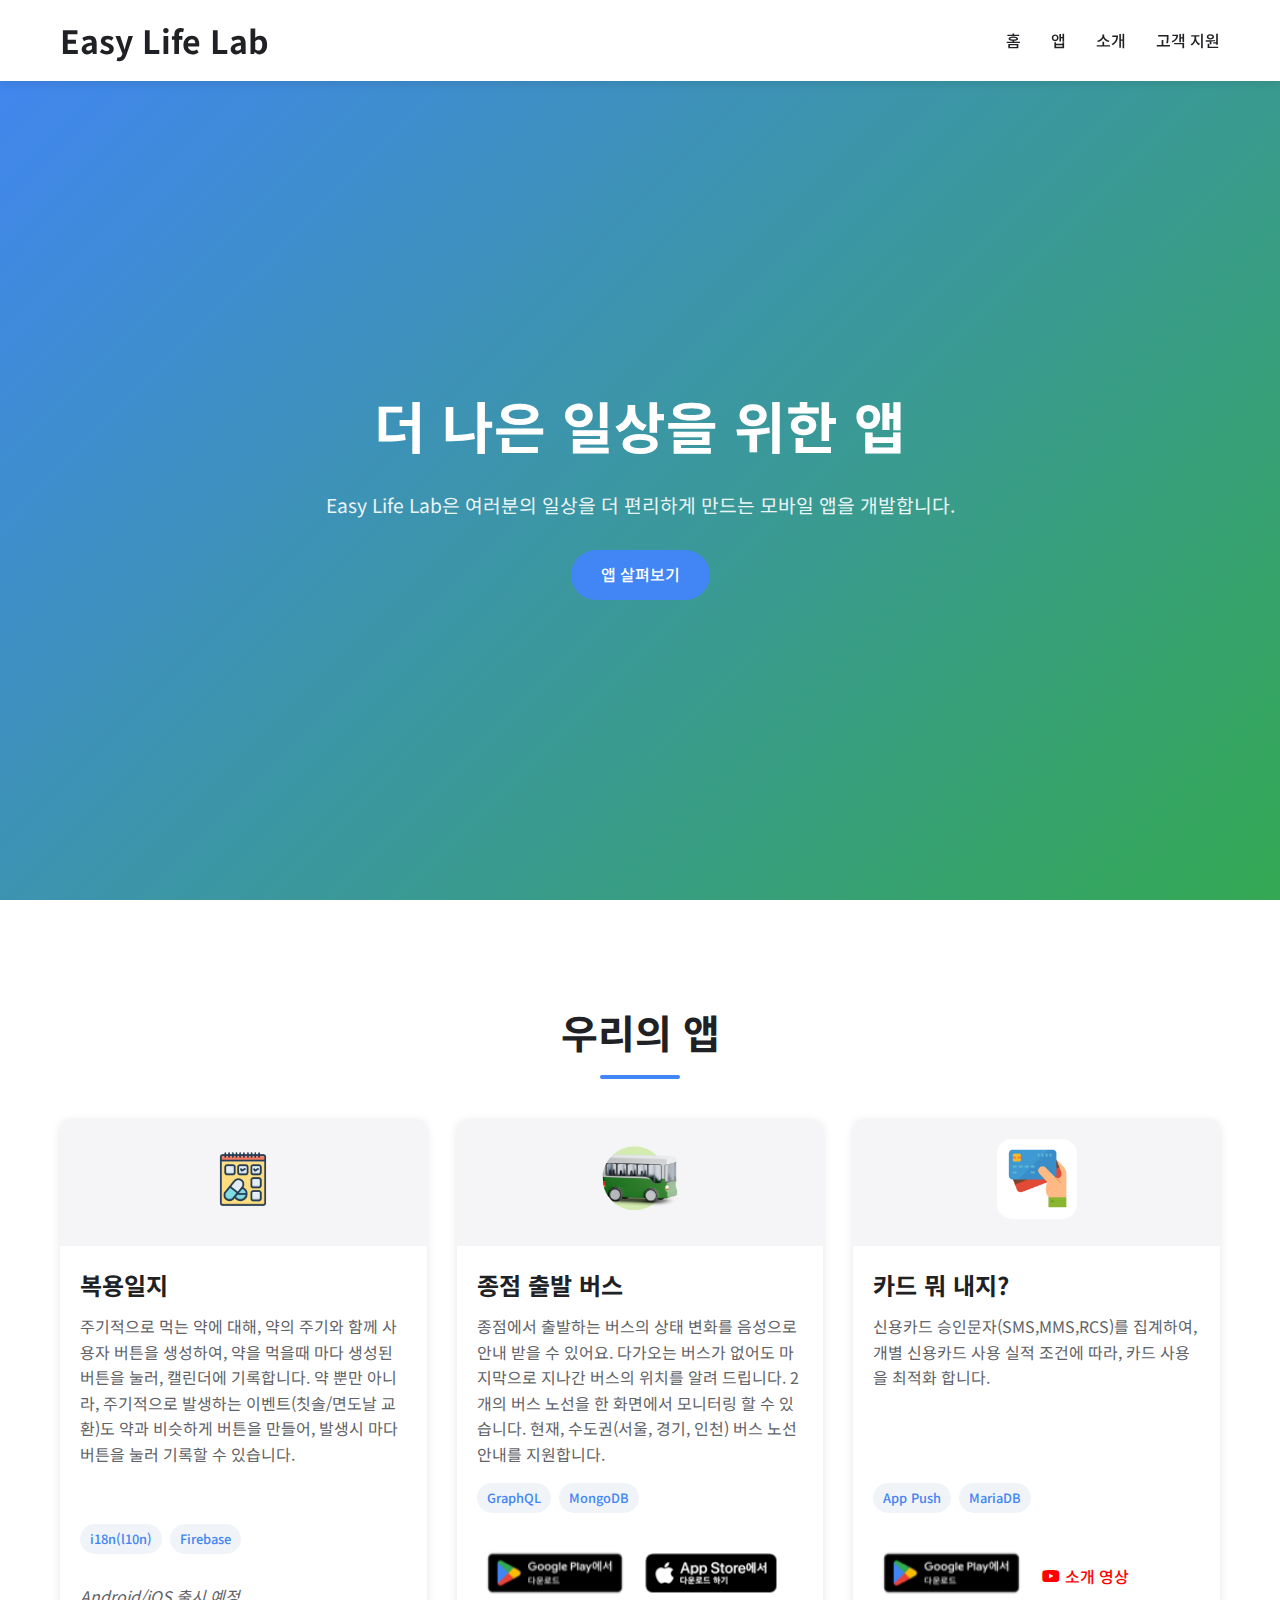
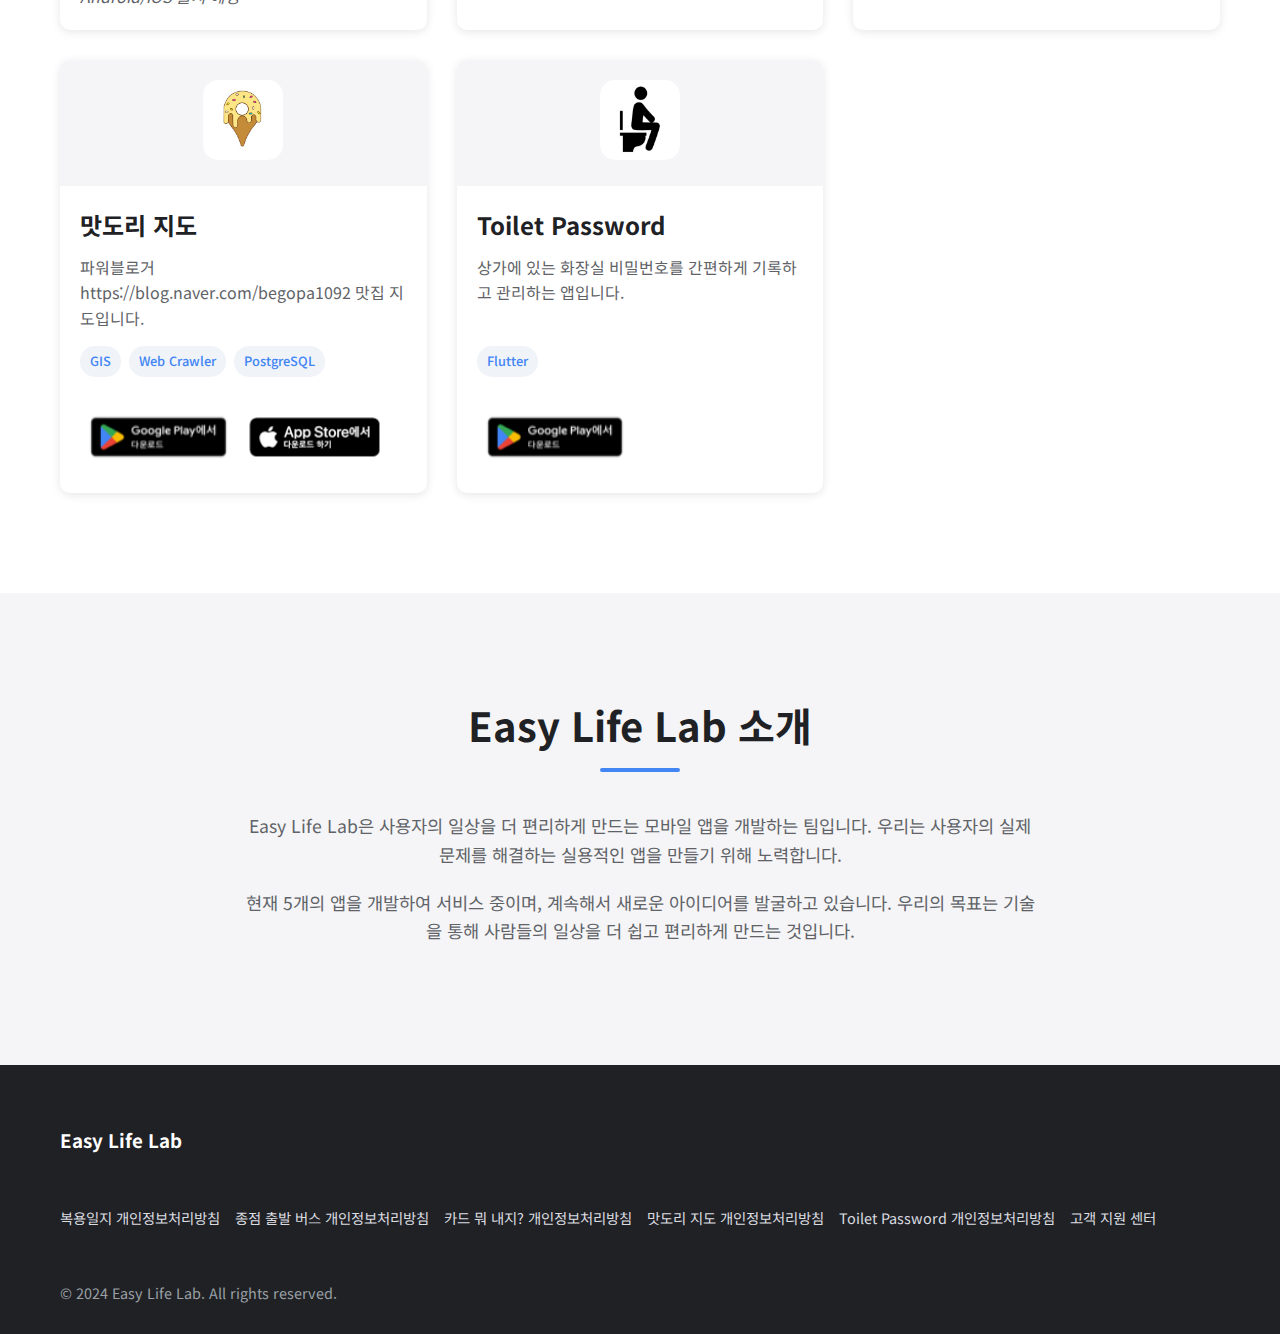
<file: index.html>
<!DOCTYPE html>
<html lang="ko">
<head>
    <meta charset="UTF-8">
    <meta name="viewport" content="width=device-width, initial-scale=1.0">
    <title>복용일지 - Easy Life Lab</title>
    <meta name="description" content="복용일지 앱으로 약 복용 기록을 간편하게 관리하세요. Easy Life Lab에서 제공합니다.">

    <!-- Canonical URL -->
    <link rel="canonical" href="https://easylifelab.site/">

    <!-- Favicon -->
    <link rel="icon" href="app_logo.png">
    <link rel="apple-touch-icon" href="app_logo.png">

    <!-- Google Analytics 추적 코드 -->
    <!-- Google tag (gtag.js) -->
    <!-- 아래 'G-XXXXXXXXXX'를 Google Analytics에서 발급받은 실제 측정 ID로 변경하세요 -->
    <script async src="https://www.googletagmanager.com/gtag/js?id=G-7N4QX98Z7M"></script>
    <script>
      window.dataLayer = window.dataLayer || [];
      function gtag(){dataLayer.push(arguments);}
      gtag('js', new Date());

      gtag('config', 'G-7N4QX98Z7M');
    </script>
    <!-- Open Graph / Facebook -->
    <meta property="og:type" content="website">
    <meta property="og:url" content="https://easylifelab.site/">
    <meta property="og:title" content="복용일지 - Easy Life Lab">
    <meta property="og:description" content="복용일지 앱으로 약 복용 기록을 간편하게 관리하세요. Easy Life Lab에서 제공합니다.">
    <meta property="og:image" content="https://easylifelab.site/app_logo.png">

    <!-- Twitter -->
    <meta property="twitter:card" content="summary_large_image">
    <meta property="twitter:url" content="https://easylifelab.site/">
    <meta property="twitter:title" content="복용일지 - Easy Life Lab">
    <meta property="twitter:description" content="복용일지 앱으로 약 복용 기록을 간편하게 관리하세요. Easy Life Lab에서 제공합니다.">
    <meta property="twitter:image" content="https://easylifelab.site/app_logo.png">

    <link rel="stylesheet" href="css/style.css">
    <link rel="stylesheet" href="https://cdnjs.cloudflare.com/ajax/libs/font-awesome/6.4.0/css/all.min.css">
    <link rel="preconnect" href="https://fonts.googleapis.com">
    <link rel="preconnect" href="https://fonts.gstatic.com" crossorigin>
    <link href="https://fonts.googleapis.com/css2?family=Noto+Sans+KR:wght@300;400;500;700&display=swap" rel="stylesheet">

    <!-- Structured Data -->
    <script type="application/ld+json">
    {
      "@context": "https://schema.org",
      "@type": "SoftwareApplication",
      "name": "복용일지",
      "applicationCategory": "HealthApplication",
      "operatingSystem": "Android, iOS",
      "offers": {
        "@type": "Offer",
        "price": "0",
        "priceCurrency": "KRW"
      },
      "description": "약 복용 기록을 간편하게 관리하는 앱입니다. 주기적으로 먹는 약에 대해 기록을 남기고 관리할 수 있습니다.",
      "image": "https://easylifelab.site/app_logo.png",
      "publisher": {
        "@type": "Organization",
        "name": "Easy Life Lab",
        "logo": {
          "@type": "ImageObject",
          "url": "https://easylifelab.site/app_logo.png"
        }
      }
    }
    </script>
</head>
<body>
    <header>
        <div class="container">
            <div class="logo">
                <h1>Easy Life Lab</h1>
            </div>
            <nav>
                <ul>
                    <li><a href="#home">홈</a></li>
                    <li><a href="#apps">앱</a></li>
                    <li><a href="#about">소개</a></li>
                    <li><a href="support/">고객 지원</a></li>
                </ul>
            </nav>
            <div class="menu-toggle">
                <i class="fas fa-bars"></i>
            </div>
        </div>
    </header>

    <section id="home" class="hero">
        <div class="container">
            <div class="hero-content">
                <h2>더 나은 일상을 위한 앱</h2>
                <p>Easy Life Lab은 여러분의 일상을 더 편리하게 만드는 모바일 앱을 개발합니다.</p>
                <a href="#apps" class="btn">앱 살펴보기</a>
            </div>
        </div>
    </section>

    <section id="apps" class="apps">
        <div class="container">
            <h2 class="section-title">우리의 앱</h2>
            <div class="app-grid">
                <!-- 복용일지 -->
                <div class="app-card">
                    <div class="app-icon">
                        <img src="app_logo.png" alt="복용일지 앱 아이콘">
                    </div>
                    <div class="app-info">
                        <h3>복용일지</h3>
                        <p>주기적으로 먹는 약에 대해, 약의 주기와 함께 사용자 버튼을 생성하여, 약을 먹을때 마다 생성된 버튼을 눌러, 캘린더에 기록합니다. 약 뿐만 아니라, 주기적으로 발생하는 이벤트(칫솔/면도날 교환)도 약과 비슷하게 버튼을 만들어, 발생시 마다 버튼을 눌러 기록할 수 있습니다.</p>
                        <div class="app-tech">
                            <span class="tech-tag">i18n(l10n)</span>
                            <span class="tech-tag">Firebase</span>
                        </div>
                        <div class="app-links">
                            <span class="coming-soon">Android/iOS 출시 예정</span>
                        </div>
                    </div>
                </div>

                <!-- 종점 출발 버스 -->
                <div class="app-card">
                    <div class="app-icon">
                        <img src="images/optimized/busdeparture_icon_optimized.png" alt="종점 출발 버스 앱 아이콘">
                    </div>
                    <div class="app-info">
                        <h3>종점 출발 버스</h3>
                        <p>종점에서 출발하는 버스의 상태 변화를 음성으로 안내 받을 수 있어요. 다가오는 버스가 없어도 마지막으로 지나간 버스의 위치를 알려 드립니다. 2개의 버스 노선을 한 화면에서 모니터링 할 수 있습니다. 현재, 수도권(서울, 경기, 인천) 버스 노선 안내를 지원합니다.</p>
                        <div class="app-tech">
                            <span class="tech-tag">GraphQL</span>
                            <span class="tech-tag">MongoDB</span>
                        </div>
                        <div class="app-links">
                            <a href="https://play.google.com/store/apps/details?id=com.youngkiu.busdeparture" target="_blank" class="store-link">
                                <img src="images/optimized/google_play_badge_optimized.png" alt="Google Play">
                            </a>
                            <a href="https://apps.apple.com/kr/app/종점-출발-버스/id6736763977" target="_blank" class="store-link">
                                <img src="images/optimized/app_store_badge_optimized.png" alt="App Store">
                            </a>
                        </div>
                    </div>
                </div>

                <!-- 카드 뭐 내지? -->
                <div class="app-card">
                    <div class="app-icon">
                        <img src="images/optimized/card_alarm_icon_optimized.png" alt="카드 뭐 내지? 앱 아이콘">
                    </div>
                    <div class="app-info">
                        <h3>카드 뭐 내지?</h3>
                        <p>신용카드 승인문자(SMS,MMS,RCS)를 집계하여, 개별 신용카드 사용 실적 조건에 따라, 카드 사용을 최적화 합니다.</p>
                        <div class="app-tech">
                            <span class="tech-tag">App Push</span>
                            <span class="tech-tag">MariaDB</span>
                        </div>
                        <div class="app-links">
                            <a href="https://play.google.com/store/apps/details?id=com.youngkiu.card_alarm" target="_blank" class="store-link">
                                <img src="images/optimized/google_play_badge_optimized.png" alt="Google Play">
                            </a>
                            <a href="https://www.youtube.com/@CreditCardAlarm" target="_blank" class="youtube-link">
                                <i class="fab fa-youtube"></i> 소개 영상
                            </a>
                        </div>
                    </div>
                </div>

                <!-- 맛도리 지도 -->
                <div class="app-card">
                    <div class="app-icon">
                        <img src="images/optimized/tasty_map_icon_optimized.png" alt="맛도리 지도 앱 아이콘">
                    </div>
                    <div class="app-info">
                        <h3>맛도리 지도</h3>
                        <p>파워블로거 https://blog.naver.com/begopa1092 맛집 지도입니다.</p>
                        <div class="app-tech">
                            <span class="tech-tag">GIS</span>
                            <span class="tech-tag">Web Crawler</span>
                            <span class="tech-tag">PostgreSQL</span>
                        </div>
                        <div class="app-links">
                            <a href="https://play.google.com/store/apps/details?id=com.youngkiu.tasty_map" target="_blank" class="store-link">
                                <img src="images/optimized/google_play_badge_optimized.png" alt="Google Play">
                            </a>
                            <a href="https://apps.apple.com/us/app/맛도리-지도/id6471900309" target="_blank" class="store-link">
                                <img src="images/optimized/app_store_badge_optimized.png" alt="App Store">
                            </a>
                        </div>
                    </div>
                </div>

                <!-- Toilet Password -->
                <div class="app-card">
                    <div class="app-icon">
                        <img src="images/optimized/toilet_password_icon_optimized.png" alt="Toilet Password 앱 아이콘">
                    </div>
                    <div class="app-info">
                        <h3>Toilet Password</h3>
                        <p>상가에 있는 화장실 비밀번호를 간편하게 기록하고 관리하는 앱입니다.</p>
                        <div class="app-tech">
                            <span class="tech-tag">Flutter</span>
                        </div>
                        <div class="app-links">
                            <a href="https://play.google.com/store/apps/details?id=com.youngki_home.toilet_password" target="_blank" class="store-link">
                                <img src="images/optimized/google_play_badge_optimized.png" alt="Google Play">
                            </a>
                        </div>
                    </div>
                </div>
            </div>
        </div>
    </section>

    <section id="about" class="about">
        <div class="container">
            <h2 class="section-title">Easy Life Lab 소개</h2>
            <div class="about-content">
                <p>Easy Life Lab은 사용자의 일상을 더 편리하게 만드는 모바일 앱을 개발하는 팀입니다. 우리는 사용자의 실제 문제를 해결하는 실용적인 앱을 만들기 위해 노력합니다.</p>
                <p>현재 5개의 앱을 개발하여 서비스 중이며, 계속해서 새로운 아이디어를 발굴하고 있습니다. 우리의 목표는 기술을 통해 사람들의 일상을 더 쉽고 편리하게 만드는 것입니다.</p>
            </div>
        </div>
    </section>

    <footer>
        <div class="container">
            <div class="footer-content">
                <div class="footer-logo">
                    <h3>Easy Life Lab</h3>
                </div>
                <div class="footer-links">
                    <ul>
                        <li><a href="privacy/medication_diary.html">복용일지 개인정보처리방침</a></li>
                        <li><a href="privacy/busdeparture.html">종점 출발 버스 개인정보처리방침</a></li>
                        <li><a href="privacy/card_alarm.html">카드 뭐 내지? 개인정보처리방침</a></li>
                        <li><a href="privacy/tasty_map.html">맛도리 지도 개인정보처리방침</a></li>
                        <li><a href="privacy/toilet_password.html">Toilet Password 개인정보처리방침</a></li>
                        <li><a href="support/">고객 지원 센터</a></li>
                    </ul>
                </div>
                <div class="footer-copyright">
                    <p>&copy; 2024 Easy Life Lab. All rights reserved.</p>
                </div>
            </div>
        </div>
    </footer>

    <script src="js/main.js"></script>
</body>
</html>
</file>
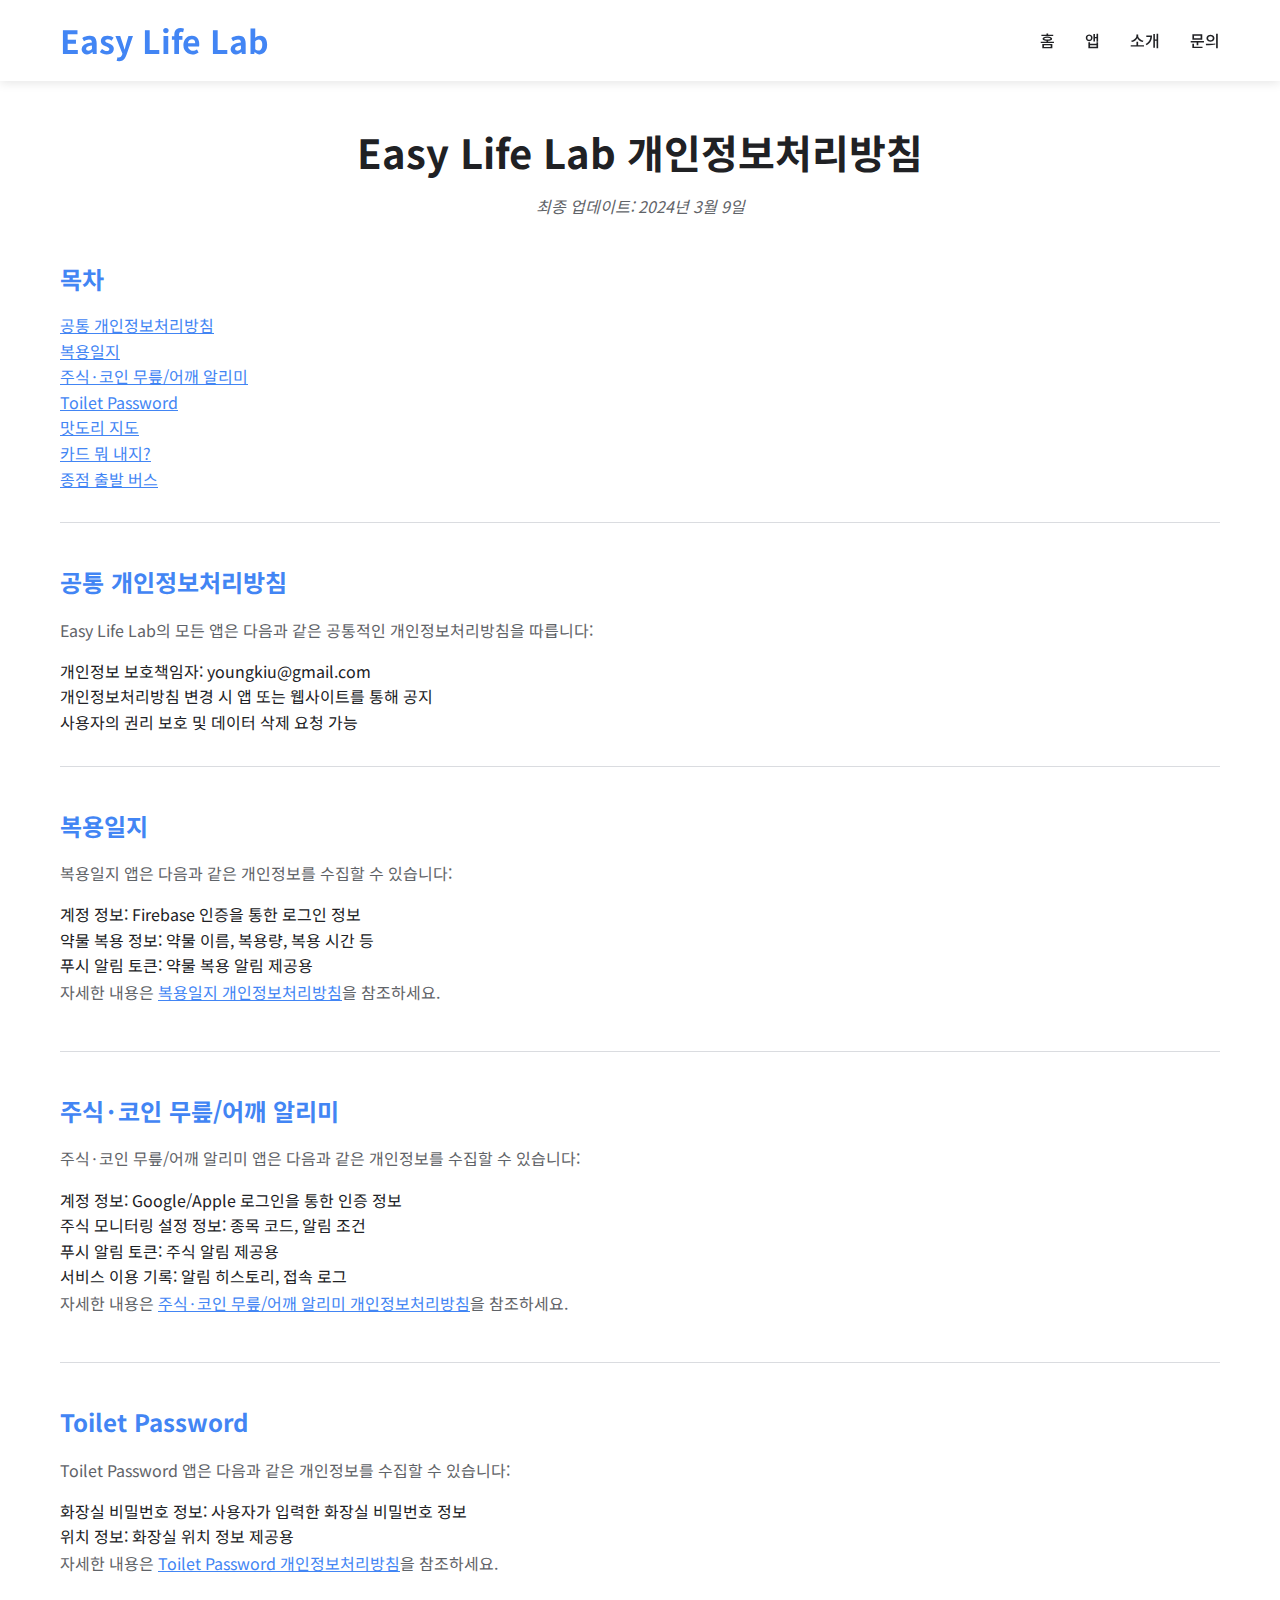
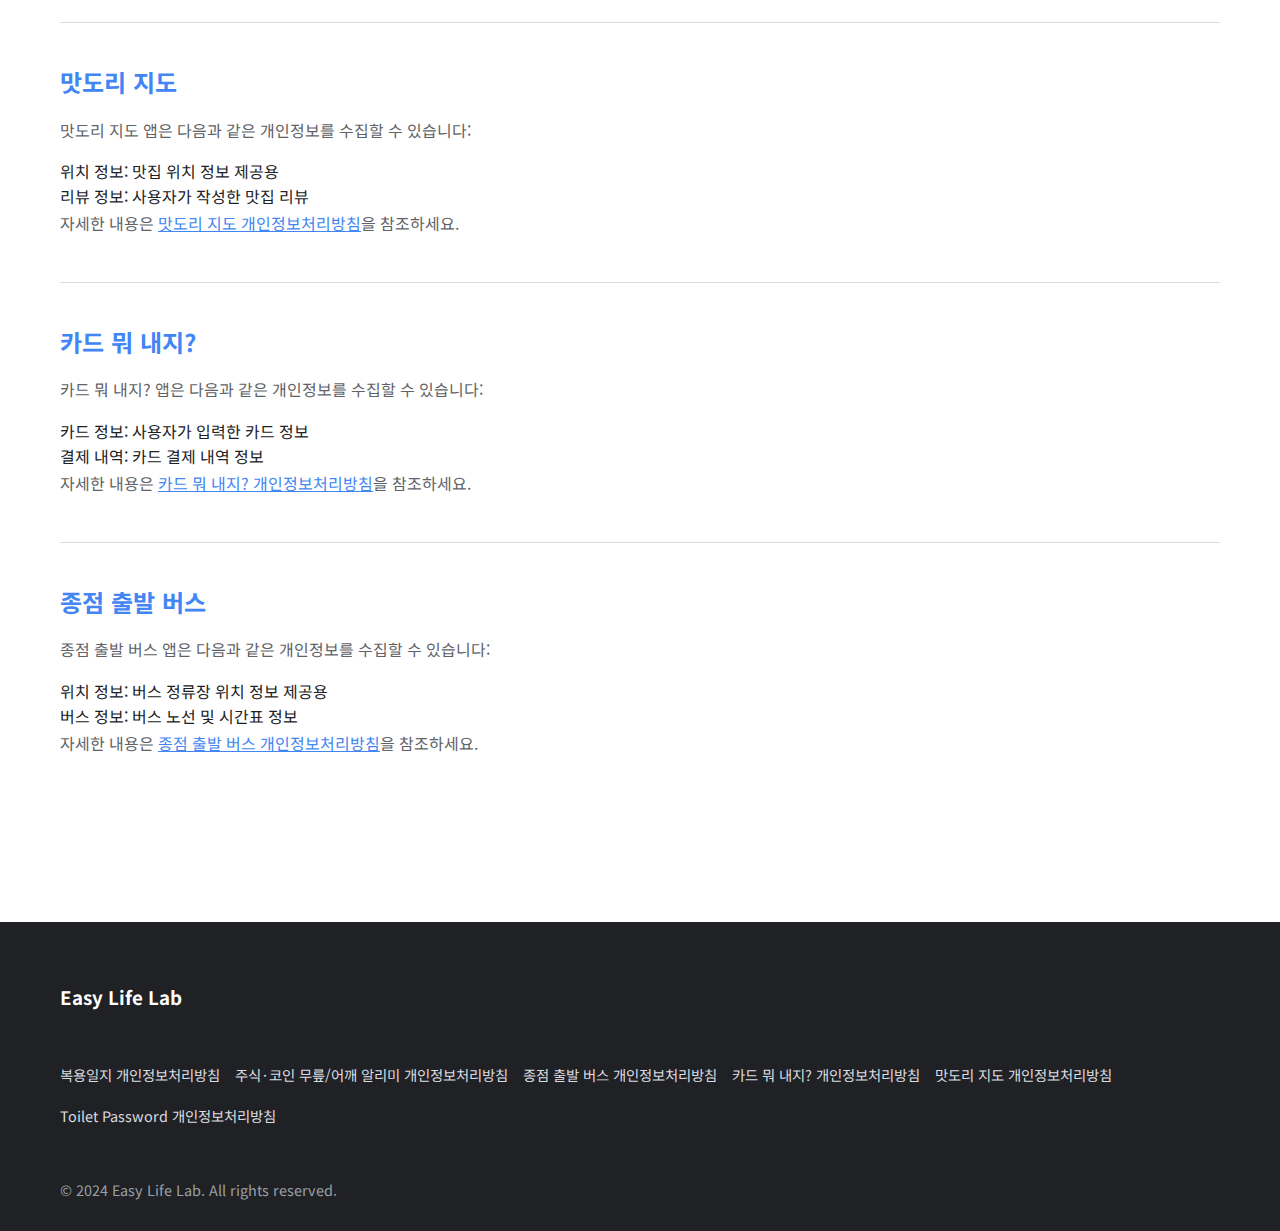
<file: privacy/index.html>
<!DOCTYPE html>
<html lang="ko">
<head>
    <meta charset="UTF-8">
    <meta name="viewport" content="width=device-width, initial-scale=1.0">
    <title>Easy Life Lab - 개인정보처리방침</title>
    <meta name="description" content="Easy Life Lab의 모든 앱 개인정보처리방침입니다.">
    <link rel="stylesheet" href="../css/style.css">
    <link rel="stylesheet" href="../css/privacy.css">
    <link rel="preconnect" href="https://fonts.googleapis.com">
    <link rel="preconnect" href="https://fonts.gstatic.com" crossorigin>
    <link href="https://fonts.googleapis.com/css2?family=Noto+Sans+KR:wght@300;400;500;700&display=swap" rel="stylesheet">
</head>
<body>
    <header>
        <div class="container">
            <div class="logo">
                <h1><a href="../index.html">Easy Life Lab</a></h1>
            </div>
            <nav>
                <ul>
                    <li><a href="../index.html#home">홈</a></li>
                    <li><a href="../index.html#apps">앱</a></li>
                    <li><a href="../index.html#about">소개</a></li>
                    <li><a href="../index.html#contact">문의</a></li>
                </ul>
            </nav>
            <div class="menu-toggle">
                <i class="fas fa-bars"></i>
            </div>
        </div>
    </header>

    <section class="privacy-content">
        <div class="container">
            <h1>Easy Life Lab 개인정보처리방침</h1>
            <p class="last-updated">최종 업데이트: 2024년 3월 9일</p>

            <div class="privacy-section">
                <h2>목차</h2>
                <ul>
                    <li><a href="#common">공통 개인정보처리방침</a></li>
                    <li><a href="#medication-diary">복용일지</a></li>
                    <li><a href="#stock-knee-shoulder">주식·코인 무릎/어깨 알리미</a></li>
                    <li><a href="#toilet-password">Toilet Password</a></li>
                    <li><a href="#tasty-map">맛도리 지도</a></li>
                    <li><a href="#card-alarm">카드 뭐 내지?</a></li>
                    <li><a href="#bus-departure">종점 출발 버스</a></li>
                </ul>
            </div>

            <div id="common" class="privacy-section">
                <h2>공통 개인정보처리방침</h2>
                <p>Easy Life Lab의 모든 앱은 다음과 같은 공통적인 개인정보처리방침을 따릅니다:</p>
                <ul>
                    <li>개인정보 보호책임자: youngkiu@gmail.com</li>
                    <li>개인정보처리방침 변경 시 앱 또는 웹사이트를 통해 공지</li>
                    <li>사용자의 권리 보호 및 데이터 삭제 요청 가능</li>
                </ul>
            </div>

            <div id="medication-diary" class="privacy-section">
                <h2>복용일지</h2>
                <p>복용일지 앱은 다음과 같은 개인정보를 수집할 수 있습니다:</p>
                <ul>
                    <li>계정 정보: Firebase 인증을 통한 로그인 정보</li>
                    <li>약물 복용 정보: 약물 이름, 복용량, 복용 시간 등</li>
                    <li>푸시 알림 토큰: 약물 복용 알림 제공용</li>
                </ul>
                <p>자세한 내용은 <a href="medication_diary.html">복용일지 개인정보처리방침</a>을 참조하세요.</p>
            </div>

            <div id="stock-knee-shoulder" class="privacy-section">
                <h2>주식·코인 무릎/어깨 알리미</h2>
                <p>주식·코인 무릎/어깨 알리미 앱은 다음과 같은 개인정보를 수집할 수 있습니다:</p>
                <ul>
                    <li>계정 정보: Google/Apple 로그인을 통한 인증 정보</li>
                    <li>주식 모니터링 설정 정보: 종목 코드, 알림 조건</li>
                    <li>푸시 알림 토큰: 주식 알림 제공용</li>
                    <li>서비스 이용 기록: 알림 히스토리, 접속 로그</li>
                </ul>
                <p>자세한 내용은 <a href="stock_knee_shoulder.html">주식·코인 무릎/어깨 알리미 개인정보처리방침</a>을 참조하세요.</p>
            </div>

            <div id="toilet-password" class="privacy-section">
                <h2>Toilet Password</h2>
                <p>Toilet Password 앱은 다음과 같은 개인정보를 수집할 수 있습니다:</p>
                <ul>
                    <li>화장실 비밀번호 정보: 사용자가 입력한 화장실 비밀번호 정보</li>
                    <li>위치 정보: 화장실 위치 정보 제공용</li>
                </ul>
                <p>자세한 내용은 <a href="toilet_password.html">Toilet Password 개인정보처리방침</a>을 참조하세요.</p>
            </div>

            <div id="tasty-map" class="privacy-section">
                <h2>맛도리 지도</h2>
                <p>맛도리 지도 앱은 다음과 같은 개인정보를 수집할 수 있습니다:</p>
                <ul>
                    <li>위치 정보: 맛집 위치 정보 제공용</li>
                    <li>리뷰 정보: 사용자가 작성한 맛집 리뷰</li>
                </ul>
                <p>자세한 내용은 <a href="tasty_map.html">맛도리 지도 개인정보처리방침</a>을 참조하세요.</p>
            </div>

            <div id="card-alarm" class="privacy-section">
                <h2>카드 뭐 내지?</h2>
                <p>카드 뭐 내지? 앱은 다음과 같은 개인정보를 수집할 수 있습니다:</p>
                <ul>
                    <li>카드 정보: 사용자가 입력한 카드 정보</li>
                    <li>결제 내역: 카드 결제 내역 정보</li>
                </ul>
                <p>자세한 내용은 <a href="card_alarm.html">카드 뭐 내지? 개인정보처리방침</a>을 참조하세요.</p>
            </div>

            <div id="bus-departure" class="privacy-section">
                <h2>종점 출발 버스</h2>
                <p>종점 출발 버스 앱은 다음과 같은 개인정보를 수집할 수 있습니다:</p>
                <ul>
                    <li>위치 정보: 버스 정류장 위치 정보 제공용</li>
                    <li>버스 정보: 버스 노선 및 시간표 정보</li>
                </ul>
                <p>자세한 내용은 <a href="busdeparture.html">종점 출발 버스 개인정보처리방침</a>을 참조하세요.</p>
            </div>
        </div>
    </section>

    <footer>
        <div class="container">
            <div class="footer-content">
                <div class="footer-logo">
                    <h3>Easy Life Lab</h3>
                </div>
                <div class="footer-links">
                    <ul>
                        <li><a href="medication_diary.html">복용일지 개인정보처리방침</a></li>
                        <li><a href="stock_knee_shoulder.html">주식·코인 무릎/어깨 알리미 개인정보처리방침</a></li>
                        <li><a href="busdeparture.html">종점 출발 버스 개인정보처리방침</a></li>
                        <li><a href="card_alarm.html">카드 뭐 내지? 개인정보처리방침</a></li>
                        <li><a href="tasty_map.html">맛도리 지도 개인정보처리방침</a></li>
                        <li><a href="toilet_password.html">Toilet Password 개인정보처리방침</a></li>
                    </ul>
                </div>
                <div class="footer-copyright">
                    <p>&copy; 2024 Easy Life Lab. All rights reserved.</p>
                </div>
            </div>
        </div>
    </footer>

    <script src="../js/main.js"></script>
</body>
</html>
</file>
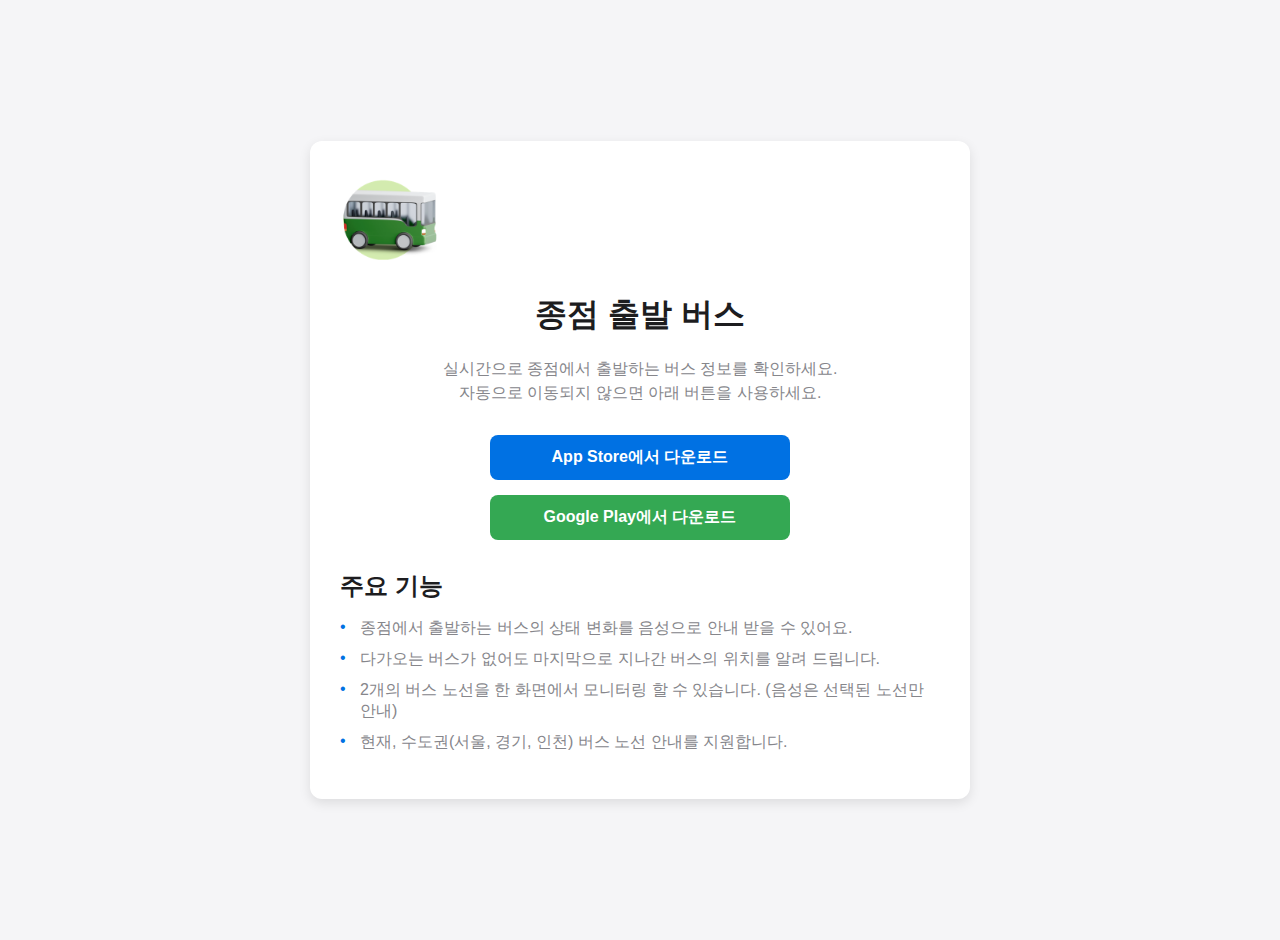
<file: download/bus-departure.html>
<!DOCTYPE html>
<html lang="ko">
<head>
    <meta charset="UTF-8">
    <meta name="viewport" content="width=device-width, initial-scale=1.0">
    <title>종점 출발 버스 - 앱 다운로드</title>
    <style>
        body {
            font-family: 'Arial', sans-serif;
            display: flex;
            flex-direction: column;
            align-items: center;
            justify-content: center;
            height: 100vh;
            margin: 0;
            background-color: #f5f5f7;
            text-align: center;
            padding: 20px;
        }
        .container {
            max-width: 600px;
            background-color: white;
            border-radius: 12px;
            padding: 30px;
            box-shadow: 0 4px 12px rgba(0, 0, 0, 0.1);
        }
        h1 {
            color: #1d1d1f;
            margin-bottom: 20px;
        }
        p {
            color: #86868b;
            margin-bottom: 30px;
            line-height: 1.5;
        }
        .buttons {
            display: flex;
            flex-direction: column;
            gap: 15px;
            width: 100%;
            max-width: 300px;
            margin: 0 auto;
        }
        .store-button {
            display: flex;
            align-items: center;
            justify-content: center;
            padding: 12px 20px;
            border-radius: 8px;
            font-weight: bold;
            text-decoration: none;
            transition: all 0.3s ease;
        }
        .app-store {
            background-color: #0071e3;
            color: white;
        }
        .play-store {
            background-color: #34a853;
            color: white;
        }
        .store-button:hover {
            opacity: 0.9;
            transform: translateY(-2px);
        }
        .logo {
            width: 100px;
            height: 100px;
            margin-bottom: 20px;
            border-radius: 20px;
            background-color: white;
            display: flex;
            align-items: center;
            justify-content: center;
        }
        .logo img {
            width: 100%;
            height: 100%;
            object-fit: contain;
            border-radius: 20px;
        }
        .features {
            margin-top: 30px;
            text-align: left;
        }
        .features h2 {
            color: #1d1d1f;
            margin-bottom: 15px;
        }
        .features ul {
            list-style-type: none;
            padding: 0;
        }
        .features li {
            color: #86868b;
            margin-bottom: 10px;
            padding-left: 20px;
            position: relative;
        }
        .features li:before {
            content: "•";
            color: #0071e3;
            position: absolute;
            left: 0;
        }
    </style>
</head>
<body>
    <div class="container">
        <div class="logo">
            <img src="../images/optimized/busdeparture_icon_optimized.png" alt="종점 출발 버스 앱 아이콘">
        </div>
        <h1>종점 출발 버스</h1>
        <p>실시간으로 종점에서 출발하는 버스 정보를 확인하세요.<br>자동으로 이동되지 않으면 아래 버튼을 사용하세요.</p>
        <div class="buttons">
            <a href="https://apps.apple.com/kr/app/종점-출발-버스/id6736763977" class="store-button app-store" id="apple-link">
                App Store에서 다운로드
            </a>
            <a href="https://play.google.com/store/apps/details?id=com.youngkiu.busdeparture" class="store-button play-store" id="android-link">
                Google Play에서 다운로드
            </a>
        </div>
        <div class="features">
            <h2>주요 기능</h2>
            <ul>
                <li>종점에서 출발하는 버스의 상태 변화를 음성으로 안내 받을 수 있어요.</li>
                <li>다가오는 버스가 없어도 마지막으로 지나간 버스의 위치를 알려 드립니다.</li>
                <li>2개의 버스 노선을 한 화면에서 모니터링 할 수 있습니다. (음성은 선택된 노선만 안내)</li>
                <li>현재, 수도권(서울, 경기, 인천) 버스 노선 안내를 지원합니다.</li>
            </ul>
        </div>
    </div>

    <script>
        document.addEventListener('DOMContentLoaded', function() {
            // iOS 기기 감지
            const isIOS = /iPad|iPhone|iPod/.test(navigator.userAgent) && !window.MSStream;
            
            // Android 기기 감지
            const isAndroid = /Android/.test(navigator.userAgent);
            
            // App Store 링크
            const appStoreLink = "https://apps.apple.com/kr/app/종점-출발-버스/id6736763977";
            
            // Google Play Store 링크
            const playStoreLink = "https://play.google.com/store/apps/details?id=com.youngkiu.busdeparture";
            
            // 링크 업데이트
            document.getElementById('apple-link').href = appStoreLink;
            document.getElementById('android-link').href = playStoreLink;
            
            // 자동 리다이렉션
            if (isIOS) {
                window.location.href = appStoreLink;
            } else if (isAndroid) {
                window.location.href = playStoreLink;
            }
        });
    </script>
</body>
</html>
</file>
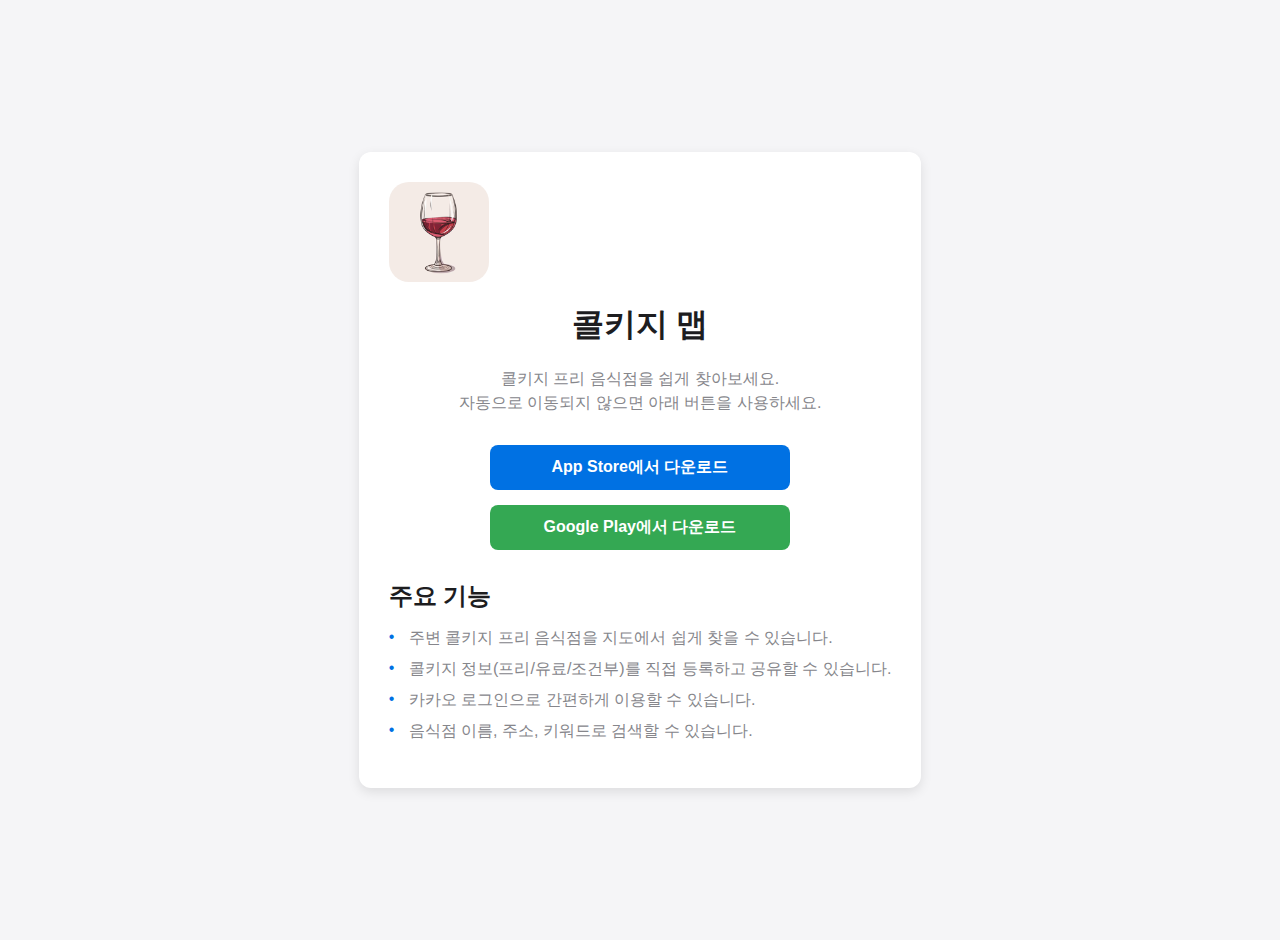
<file: download/corkage-map.html>
<!DOCTYPE html>
<html lang="ko">
<head>
    <meta charset="UTF-8">
    <meta name="viewport" content="width=device-width, initial-scale=1.0">
    <title>콜키지 맵 - 앱 다운로드</title>
    <style>
        body {
            font-family: 'Arial', sans-serif;
            display: flex;
            flex-direction: column;
            align-items: center;
            justify-content: center;
            height: 100vh;
            margin: 0;
            background-color: #f5f5f7;
            text-align: center;
            padding: 20px;
        }
        .container {
            max-width: 600px;
            background-color: white;
            border-radius: 12px;
            padding: 30px;
            box-shadow: 0 4px 12px rgba(0, 0, 0, 0.1);
        }
        h1 {
            color: #1d1d1f;
            margin-bottom: 20px;
        }
        p {
            color: #86868b;
            margin-bottom: 30px;
            line-height: 1.5;
        }
        .buttons {
            display: flex;
            flex-direction: column;
            gap: 15px;
            width: 100%;
            max-width: 300px;
            margin: 0 auto;
        }
        .store-button {
            display: flex;
            align-items: center;
            justify-content: center;
            padding: 12px 20px;
            border-radius: 8px;
            font-weight: bold;
            text-decoration: none;
            transition: all 0.3s ease;
        }
        .app-store {
            background-color: #0071e3;
            color: white;
        }
        .play-store {
            background-color: #34a853;
            color: white;
        }
        .store-button:hover {
            opacity: 0.9;
            transform: translateY(-2px);
        }
        .logo {
            width: 100px;
            height: 100px;
            margin-bottom: 20px;
            border-radius: 20px;
            background-color: white;
            display: flex;
            align-items: center;
            justify-content: center;
        }
        .logo img {
            width: 100%;
            height: 100%;
            object-fit: contain;
            border-radius: 20px;
        }
        .features {
            margin-top: 30px;
            text-align: left;
        }
        .features h2 {
            color: #1d1d1f;
            margin-bottom: 15px;
        }
        .features ul {
            list-style-type: none;
            padding: 0;
        }
        .features li {
            color: #86868b;
            margin-bottom: 10px;
            padding-left: 20px;
            position: relative;
        }
        .features li:before {
            content: "•";
            color: #0071e3;
            position: absolute;
            left: 0;
        }
    </style>
</head>
<body>
    <div class="container">
        <div class="logo">
            <img src="../images/optimized/corkage_map_icon_optimized.png" alt="콜키지 맵 앱 아이콘">
        </div>
        <h1>콜키지 맵</h1>
        <p>콜키지 프리 음식점을 쉽게 찾아보세요.<br>자동으로 이동되지 않으면 아래 버튼을 사용하세요.</p>
        <div class="buttons">
            <a href="https://apps.apple.com/us/app/콜키지-맵/id6762540364" class="store-button app-store" id="apple-link">
                App Store에서 다운로드
            </a>
            <a href="https://play.google.com/store/apps/details?id=com.youngkiu.corkage_free" class="store-button play-store" id="android-link">
                Google Play에서 다운로드
            </a>
        </div>
        <div class="features">
            <h2>주요 기능</h2>
            <ul>
                <li>주변 콜키지 프리 음식점을 지도에서 쉽게 찾을 수 있습니다.</li>
                <li>콜키지 정보(프리/유료/조건부)를 직접 등록하고 공유할 수 있습니다.</li>
                <li>카카오 로그인으로 간편하게 이용할 수 있습니다.</li>
                <li>음식점 이름, 주소, 키워드로 검색할 수 있습니다.</li>
            </ul>
        </div>
    </div>

    <script>
        document.addEventListener('DOMContentLoaded', function() {
            const isIOS = /iPad|iPhone|iPod/.test(navigator.userAgent) && !window.MSStream;
            const isAndroid = /Android/.test(navigator.userAgent);

            const appStoreLink = "https://apps.apple.com/us/app/콜키지-맵/id6762540364";
            const playStoreLink = "https://play.google.com/store/apps/details?id=com.youngkiu.corkage_free";

            document.getElementById('apple-link').href = appStoreLink;
            document.getElementById('android-link').href = playStoreLink;

            if (isIOS) {
                window.location.href = appStoreLink;
            } else if (isAndroid) {
                window.location.href = playStoreLink;
            }
        });
    </script>
</body>
</html>
</file>
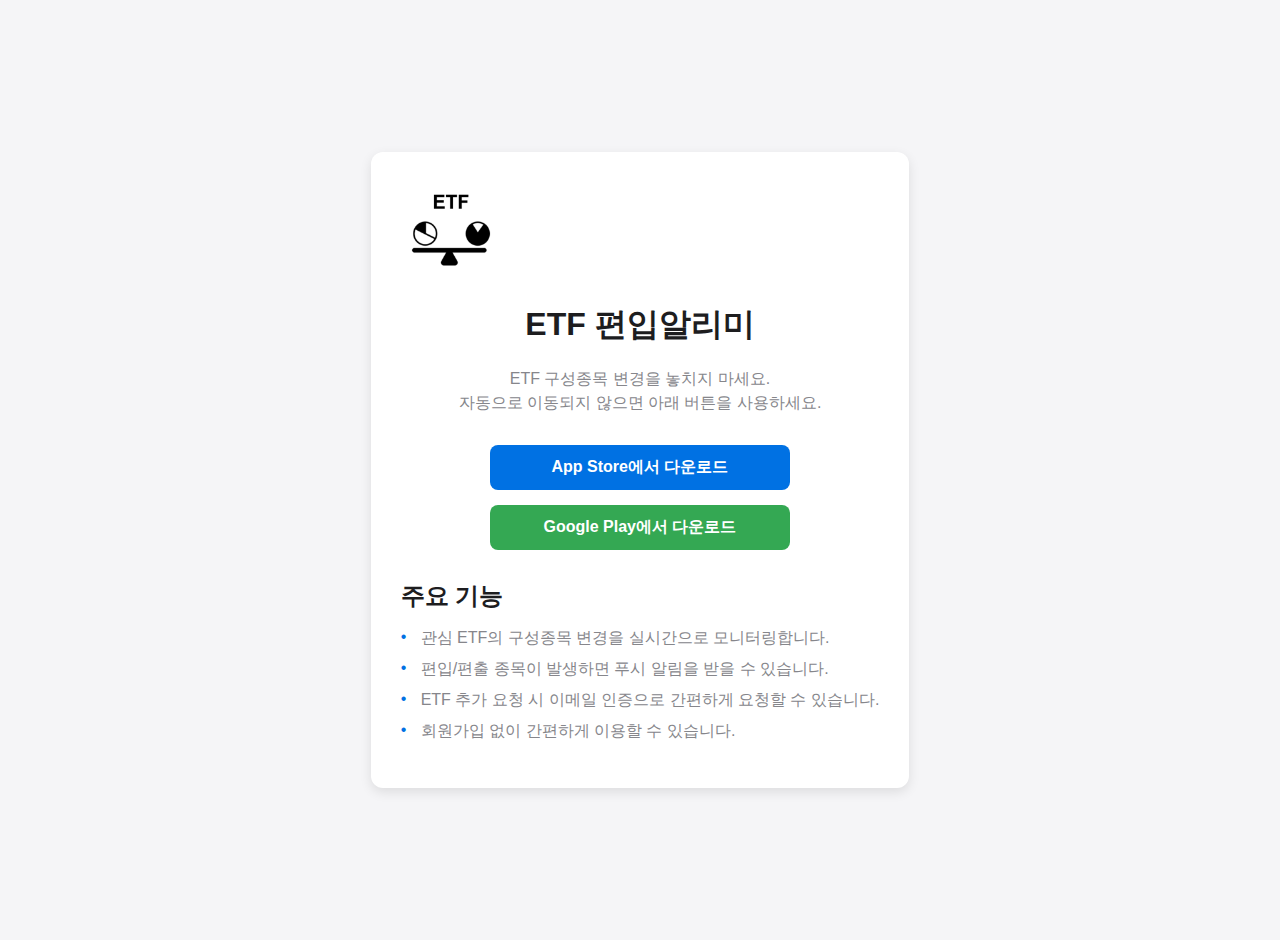
<file: download/etf-tracking.html>
<!DOCTYPE html>
<html lang="ko">
<head>
    <meta charset="UTF-8">
    <meta name="viewport" content="width=device-width, initial-scale=1.0">
    <title>ETF 편입알리미 - 앱 다운로드</title>
    <style>
        body {
            font-family: 'Arial', sans-serif;
            display: flex;
            flex-direction: column;
            align-items: center;
            justify-content: center;
            height: 100vh;
            margin: 0;
            background-color: #f5f5f7;
            text-align: center;
            padding: 20px;
        }
        .container {
            max-width: 600px;
            background-color: white;
            border-radius: 12px;
            padding: 30px;
            box-shadow: 0 4px 12px rgba(0, 0, 0, 0.1);
        }
        h1 {
            color: #1d1d1f;
            margin-bottom: 20px;
        }
        p {
            color: #86868b;
            margin-bottom: 30px;
            line-height: 1.5;
        }
        .buttons {
            display: flex;
            flex-direction: column;
            gap: 15px;
            width: 100%;
            max-width: 300px;
            margin: 0 auto;
        }
        .store-button {
            display: flex;
            align-items: center;
            justify-content: center;
            padding: 12px 20px;
            border-radius: 8px;
            font-weight: bold;
            text-decoration: none;
            transition: all 0.3s ease;
        }
        .app-store {
            background-color: #0071e3;
            color: white;
        }
        .play-store {
            background-color: #34a853;
            color: white;
        }
        .store-button:hover {
            opacity: 0.9;
            transform: translateY(-2px);
        }
        .logo {
            width: 100px;
            height: 100px;
            margin-bottom: 20px;
            border-radius: 20px;
            background-color: white;
            display: flex;
            align-items: center;
            justify-content: center;
        }
        .logo img {
            width: 100%;
            height: 100%;
            object-fit: contain;
            border-radius: 20px;
        }
        .features {
            margin-top: 30px;
            text-align: left;
        }
        .features h2 {
            color: #1d1d1f;
            margin-bottom: 15px;
        }
        .features ul {
            list-style-type: none;
            padding: 0;
        }
        .features li {
            color: #86868b;
            margin-bottom: 10px;
            padding-left: 20px;
            position: relative;
        }
        .features li:before {
            content: "•";
            color: #0071e3;
            position: absolute;
            left: 0;
        }
    </style>
</head>
<body>
    <div class="container">
        <div class="logo">
            <img src="../images/optimized/etf_tracking_icon_optimized.png" alt="ETF 편입알리미 앱 아이콘">
        </div>
        <h1>ETF 편입알리미</h1>
        <p>ETF 구성종목 변경을 놓치지 마세요.<br>자동으로 이동되지 않으면 아래 버튼을 사용하세요.</p>
        <div class="buttons">
            <a href="https://apps.apple.com/us/app/etf-편입알리미/id6761328870" class="store-button app-store" id="apple-link">
                App Store에서 다운로드
            </a>
            <a href="https://play.google.com/store/apps/details?id=com.youngkiu.etf_tracking" class="store-button play-store" id="android-link">
                Google Play에서 다운로드
            </a>
        </div>
        <div class="features">
            <h2>주요 기능</h2>
            <ul>
                <li>관심 ETF의 구성종목 변경을 실시간으로 모니터링합니다.</li>
                <li>편입/편출 종목이 발생하면 푸시 알림을 받을 수 있습니다.</li>
                <li>ETF 추가 요청 시 이메일 인증으로 간편하게 요청할 수 있습니다.</li>
                <li>회원가입 없이 간편하게 이용할 수 있습니다.</li>
            </ul>
        </div>
    </div>

    <script>
        document.addEventListener('DOMContentLoaded', function() {
            // iOS 기기 감지
            const isIOS = /iPad|iPhone|iPod/.test(navigator.userAgent) && !window.MSStream;

            // Android 기기 감지
            const isAndroid = /Android/.test(navigator.userAgent);

            // App Store 링크
            const appStoreLink = "https://apps.apple.com/us/app/etf-편입알리미/id6761328870";

            // Google Play Store 링크
            const playStoreLink = "https://play.google.com/store/apps/details?id=com.youngkiu.etf_tracking";

            // 링크 업데이트
            document.getElementById('apple-link').href = appStoreLink;
            document.getElementById('android-link').href = playStoreLink;

            // 자동 리다이렉션
            if (isIOS) {
                window.location.href = appStoreLink;
            } else if (isAndroid) {
                window.location.href = playStoreLink;
            }
        });
    </script>
</body>
</html>
</file>
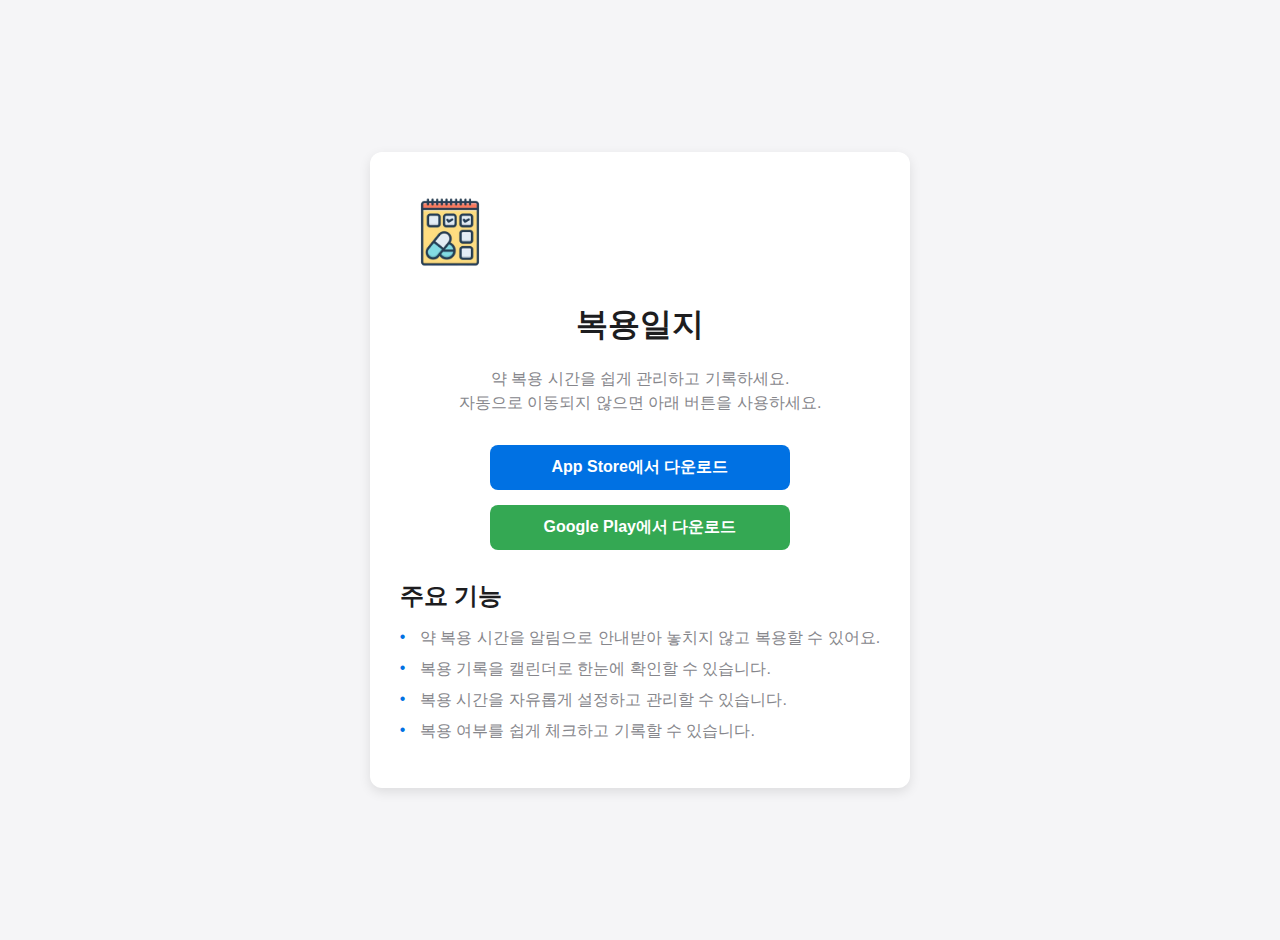
<file: download/pilltime.html>
<!DOCTYPE html>
<html lang="ko">
<head>
    <meta charset="UTF-8">
    <meta name="viewport" content="width=device-width, initial-scale=1.0">
    <title>복용일지 - 앱 다운로드</title>
    <style>
        body {
            font-family: 'Arial', sans-serif;
            display: flex;
            flex-direction: column;
            align-items: center;
            justify-content: center;
            height: 100vh;
            margin: 0;
            background-color: #f5f5f7;
            text-align: center;
            padding: 20px;
        }
        .container {
            max-width: 600px;
            background-color: white;
            border-radius: 12px;
            padding: 30px;
            box-shadow: 0 4px 12px rgba(0, 0, 0, 0.1);
        }
        h1 {
            color: #1d1d1f;
            margin-bottom: 20px;
        }
        p {
            color: #86868b;
            margin-bottom: 30px;
            line-height: 1.5;
        }
        .buttons {
            display: flex;
            flex-direction: column;
            gap: 15px;
            width: 100%;
            max-width: 300px;
            margin: 0 auto;
        }
        .store-button {
            display: flex;
            align-items: center;
            justify-content: center;
            padding: 12px 20px;
            border-radius: 8px;
            font-weight: bold;
            text-decoration: none;
            transition: all 0.3s ease;
        }
        .app-store {
            background-color: #0071e3;
            color: white;
        }
        .play-store {
            background-color: #34a853;
            color: white;
        }
        .store-button:hover {
            opacity: 0.9;
            transform: translateY(-2px);
        }
        .logo {
            width: 100px;
            height: 100px;
            margin-bottom: 20px;
            border-radius: 20px;
            background-color: white;
            display: flex;
            align-items: center;
            justify-content: center;
        }
        .logo img {
            width: 100%;
            height: 100%;
            object-fit: contain;
            border-radius: 20px;
        }
        .features {
            margin-top: 30px;
            text-align: left;
        }
        .features h2 {
            color: #1d1d1f;
            margin-bottom: 15px;
        }
        .features ul {
            list-style-type: none;
            padding: 0;
        }
        .features li {
            color: #86868b;
            margin-bottom: 10px;
            padding-left: 20px;
            position: relative;
        }
        .features li:before {
            content: "•";
            color: #0071e3;
            position: absolute;
            left: 0;
        }
    </style>
</head>
<body>
    <div class="container">
        <div class="logo">
            <img src="../images/optimized/medication_diary_icon_optimized.png" alt="복용일지 앱 아이콘">
        </div>
        <h1>복용일지</h1>
        <p>약 복용 시간을 쉽게 관리하고 기록하세요.<br>자동으로 이동되지 않으면 아래 버튼을 사용하세요.</p>
        <div class="buttons">
            <a href="https://apps.apple.com/kr/app/복용일지/id6742696831" class="store-button app-store" id="apple-link">
                App Store에서 다운로드
            </a>
            <a href="https://play.google.com/store/apps/details?id=com.youngkiu.pilltime" class="store-button play-store" id="android-link">
                Google Play에서 다운로드
            </a>
        </div>
        <div class="features">
            <h2>주요 기능</h2>
            <ul>
                <li>약 복용 시간을 알림으로 안내받아 놓치지 않고 복용할 수 있어요.</li>
                <li>복용 기록을 캘린더로 한눈에 확인할 수 있습니다.</li>
                <li>복용 시간을 자유롭게 설정하고 관리할 수 있습니다.</li>
                <li>복용 여부를 쉽게 체크하고 기록할 수 있습니다.</li>
            </ul>
        </div>
    </div>

    <script>
        document.addEventListener('DOMContentLoaded', function() {
            // iOS 기기 감지
            const isIOS = /iPad|iPhone|iPod/.test(navigator.userAgent) && !window.MSStream;

            // Android 기기 감지
            const isAndroid = /Android/.test(navigator.userAgent);

            // App Store 링크
            const appStoreLink = "https://apps.apple.com/kr/app/복용일지/id6742696831";

            // Google Play Store 링크
            const playStoreLink = "https://play.google.com/store/apps/details?id=com.youngkiu.pilltime";

            // 링크 업데이트
            document.getElementById('apple-link').href = appStoreLink;
            document.getElementById('android-link').href = playStoreLink;

            // 자동 리다이렉션
            if (isIOS) {
                window.location.href = appStoreLink;
            } else if (isAndroid) {
                window.location.href = playStoreLink;
            }
        });
    </script>
</body>
</html>
</file>
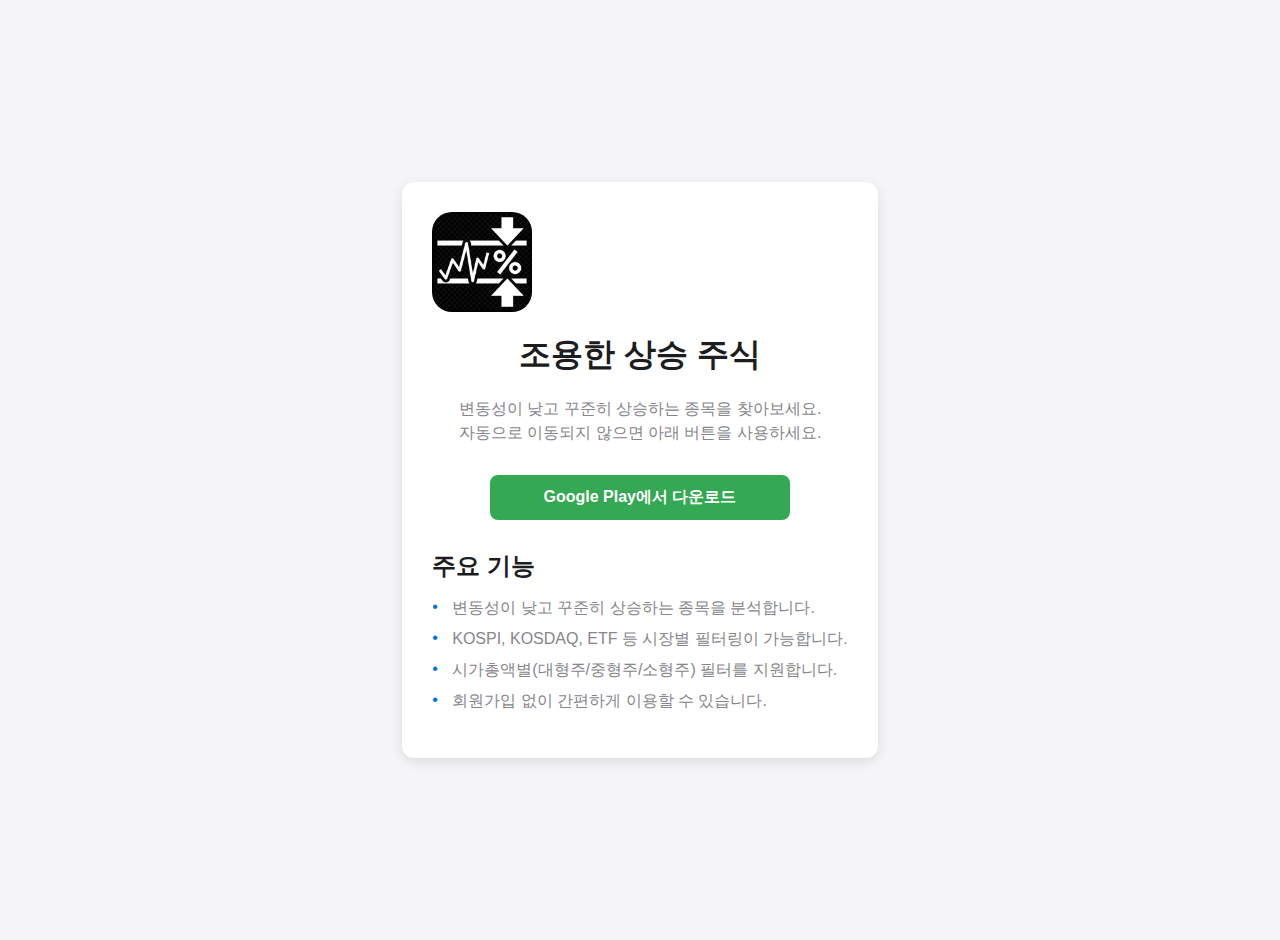
<file: download/quiet-rise-stock.html>
<!DOCTYPE html>
<html lang="ko">
<head>
    <meta charset="UTF-8">
    <meta name="viewport" content="width=device-width, initial-scale=1.0">
    <title>조용한 상승 주식 - 앱 다운로드</title>
    <style>
        body {
            font-family: 'Arial', sans-serif;
            display: flex;
            flex-direction: column;
            align-items: center;
            justify-content: center;
            height: 100vh;
            margin: 0;
            background-color: #f5f5f7;
            text-align: center;
            padding: 20px;
        }
        .container {
            max-width: 600px;
            background-color: white;
            border-radius: 12px;
            padding: 30px;
            box-shadow: 0 4px 12px rgba(0, 0, 0, 0.1);
        }
        h1 {
            color: #1d1d1f;
            margin-bottom: 20px;
        }
        p {
            color: #86868b;
            margin-bottom: 30px;
            line-height: 1.5;
        }
        .buttons {
            display: flex;
            flex-direction: column;
            gap: 15px;
            width: 100%;
            max-width: 300px;
            margin: 0 auto;
        }
        .store-button {
            display: flex;
            align-items: center;
            justify-content: center;
            padding: 12px 20px;
            border-radius: 8px;
            font-weight: bold;
            text-decoration: none;
            transition: all 0.3s ease;
        }
        .play-store {
            background-color: #34a853;
            color: white;
        }
        .store-button:hover {
            opacity: 0.9;
            transform: translateY(-2px);
        }
        .logo {
            width: 100px;
            height: 100px;
            margin-bottom: 20px;
            border-radius: 20px;
            background-color: white;
            display: flex;
            align-items: center;
            justify-content: center;
        }
        .logo img {
            width: 100%;
            height: 100%;
            object-fit: contain;
            border-radius: 20px;
        }
        .features {
            margin-top: 30px;
            text-align: left;
        }
        .features h2 {
            color: #1d1d1f;
            margin-bottom: 15px;
        }
        .features ul {
            list-style-type: none;
            padding: 0;
        }
        .features li {
            color: #86868b;
            margin-bottom: 10px;
            padding-left: 20px;
            position: relative;
        }
        .features li:before {
            content: "•";
            color: #0071e3;
            position: absolute;
            left: 0;
        }
    </style>
</head>
<body>
    <div class="container">
        <div class="logo">
            <img src="../images/optimized/quiet_rise_stock_icon_optimized.png" alt="조용한 상승 주식 앱 아이콘">
        </div>
        <h1>조용한 상승 주식</h1>
        <p>변동성이 낮고 꾸준히 상승하는 종목을 찾아보세요.<br>자동으로 이동되지 않으면 아래 버튼을 사용하세요.</p>
        <div class="buttons">
            <a href="https://play.google.com/store/apps/details?id=com.youngkiu.quiet_rise_stock" class="store-button play-store" id="android-link">
                Google Play에서 다운로드
            </a>
        </div>
        <div class="features">
            <h2>주요 기능</h2>
            <ul>
                <li>변동성이 낮고 꾸준히 상승하는 종목을 분석합니다.</li>
                <li>KOSPI, KOSDAQ, ETF 등 시장별 필터링이 가능합니다.</li>
                <li>시가총액별(대형주/중형주/소형주) 필터를 지원합니다.</li>
                <li>회원가입 없이 간편하게 이용할 수 있습니다.</li>
            </ul>
        </div>
    </div>

    <script>
        document.addEventListener('DOMContentLoaded', function() {
            const isAndroid = /Android/.test(navigator.userAgent);
            const playStoreLink = "https://play.google.com/store/apps/details?id=com.youngkiu.quiet_rise_stock";
            document.getElementById('android-link').href = playStoreLink;
            if (isAndroid) {
                window.location.href = playStoreLink;
            }
        });
    </script>
</body>
</html>
</file>
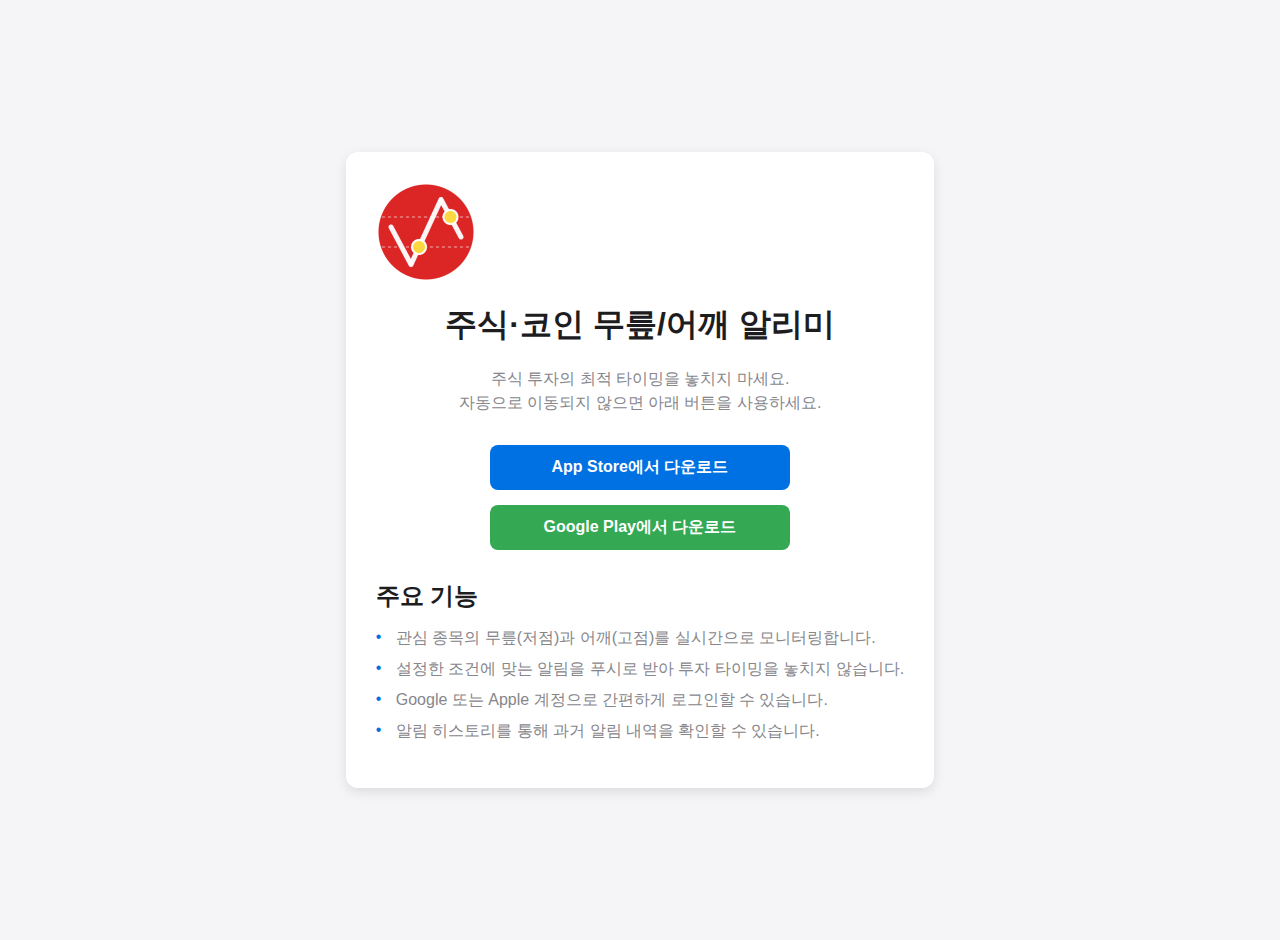
<file: download/stock-knee-shoulder.html>
<!DOCTYPE html>
<html lang="ko">
<head>
    <meta charset="UTF-8">
    <meta name="viewport" content="width=device-width, initial-scale=1.0">
    <title>주식·코인 무릎/어깨 알리미 - 앱 다운로드</title>
    <style>
        body {
            font-family: 'Arial', sans-serif;
            display: flex;
            flex-direction: column;
            align-items: center;
            justify-content: center;
            height: 100vh;
            margin: 0;
            background-color: #f5f5f7;
            text-align: center;
            padding: 20px;
        }
        .container {
            max-width: 600px;
            background-color: white;
            border-radius: 12px;
            padding: 30px;
            box-shadow: 0 4px 12px rgba(0, 0, 0, 0.1);
        }
        h1 {
            color: #1d1d1f;
            margin-bottom: 20px;
        }
        p {
            color: #86868b;
            margin-bottom: 30px;
            line-height: 1.5;
        }
        .buttons {
            display: flex;
            flex-direction: column;
            gap: 15px;
            width: 100%;
            max-width: 300px;
            margin: 0 auto;
        }
        .store-button {
            display: flex;
            align-items: center;
            justify-content: center;
            padding: 12px 20px;
            border-radius: 8px;
            font-weight: bold;
            text-decoration: none;
            transition: all 0.3s ease;
        }
        .app-store {
            background-color: #0071e3;
            color: white;
        }
        .play-store {
            background-color: #34a853;
            color: white;
        }
        .store-button:hover {
            opacity: 0.9;
            transform: translateY(-2px);
        }
        .logo {
            width: 100px;
            height: 100px;
            margin-bottom: 20px;
            border-radius: 20px;
            background-color: white;
            display: flex;
            align-items: center;
            justify-content: center;
        }
        .logo img {
            width: 100%;
            height: 100%;
            object-fit: contain;
            border-radius: 20px;
        }
        .features {
            margin-top: 30px;
            text-align: left;
        }
        .features h2 {
            color: #1d1d1f;
            margin-bottom: 15px;
        }
        .features ul {
            list-style-type: none;
            padding: 0;
        }
        .features li {
            color: #86868b;
            margin-bottom: 10px;
            padding-left: 20px;
            position: relative;
        }
        .features li:before {
            content: "•";
            color: #0071e3;
            position: absolute;
            left: 0;
        }
    </style>
</head>
<body>
    <div class="container">
        <div class="logo">
            <img src="../images/optimized/stock_knee_shoulder_icon_optimized.png" alt="주식·코인 무릎/어깨 알리미 앱 아이콘">
        </div>
        <h1>주식·코인 무릎/어깨 알리미</h1>
        <p>주식 투자의 최적 타이밍을 놓치지 마세요.<br>자동으로 이동되지 않으면 아래 버튼을 사용하세요.</p>
        <div class="buttons">
            <a href="https://apps.apple.com/kr/app/주식-무릎-어깨-알리미/id6753945464" class="store-button app-store" id="apple-link">
                App Store에서 다운로드
            </a>
            <a href="https://play.google.com/store/apps/details?id=com.youngkiu.stock_knee_shoulder" class="store-button play-store" id="android-link">
                Google Play에서 다운로드
            </a>
        </div>
        <div class="features">
            <h2>주요 기능</h2>
            <ul>
                <li>관심 종목의 무릎(저점)과 어깨(고점)를 실시간으로 모니터링합니다.</li>
                <li>설정한 조건에 맞는 알림을 푸시로 받아 투자 타이밍을 놓치지 않습니다.</li>
                <li>Google 또는 Apple 계정으로 간편하게 로그인할 수 있습니다.</li>
                <li>알림 히스토리를 통해 과거 알림 내역을 확인할 수 있습니다.</li>
            </ul>
        </div>
    </div>

    <script>
        document.addEventListener('DOMContentLoaded', function() {
            // iOS 기기 감지
            const isIOS = /iPad|iPhone|iPod/.test(navigator.userAgent) && !window.MSStream;

            // Android 기기 감지
            const isAndroid = /Android/.test(navigator.userAgent);

            // App Store 링크
            const appStoreLink = "https://apps.apple.com/kr/app/주식-무릎-어깨-알리미/id6753945464";

            // Google Play Store 링크
            const playStoreLink = "https://play.google.com/store/apps/details?id=com.youngkiu.stock_knee_shoulder";

            // 링크 업데이트
            document.getElementById('apple-link').href = appStoreLink;
            document.getElementById('android-link').href = playStoreLink;

            // 자동 리다이렉션
            if (isIOS) {
                window.location.href = appStoreLink;
            } else if (isAndroid) {
                window.location.href = playStoreLink;
            }
        });
    </script>
</body>
</html>
</file>
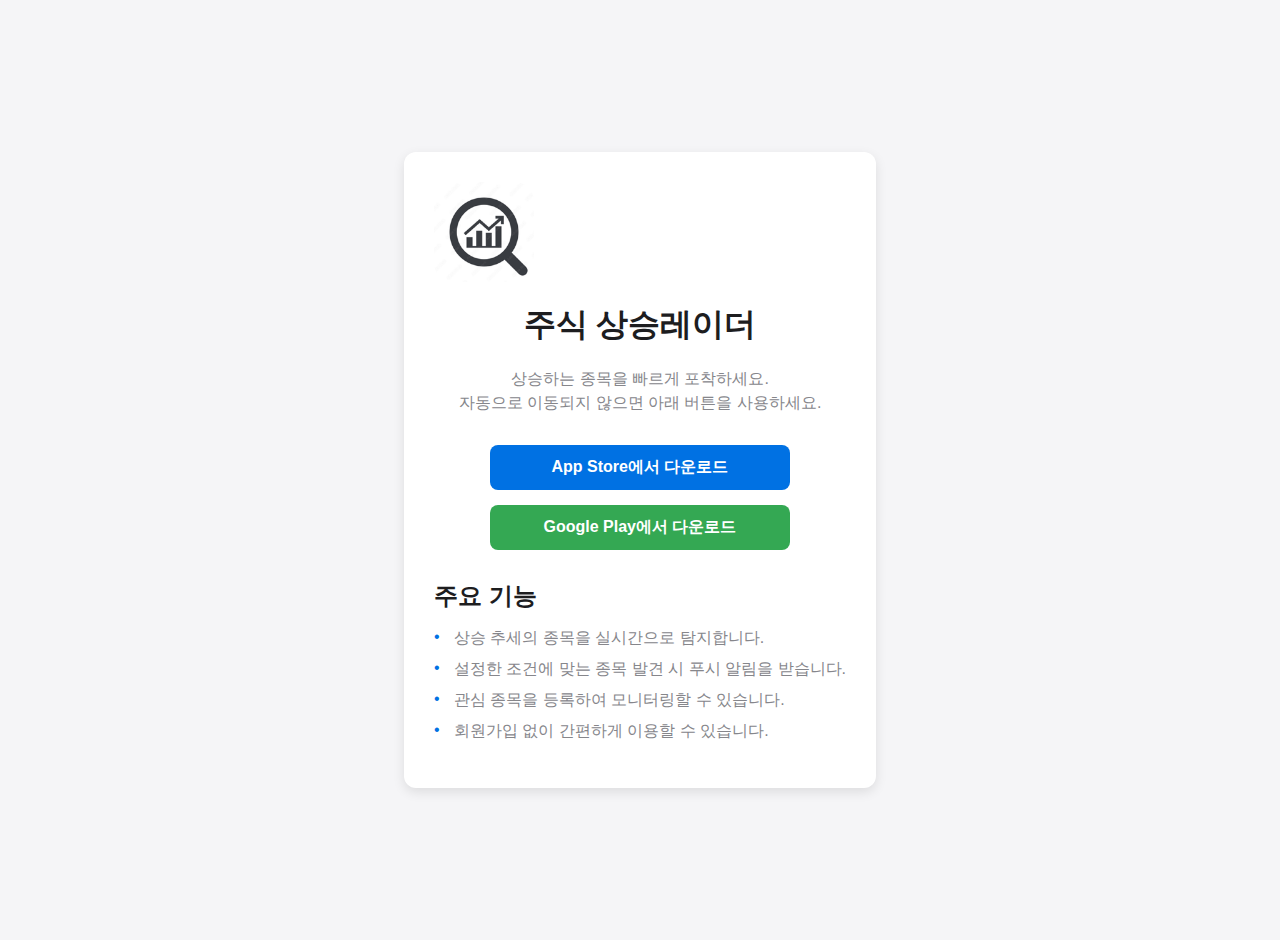
<file: download/stock-rise-radar.html>
<!DOCTYPE html>
<html lang="ko">
<head>
    <meta charset="UTF-8">
    <meta name="viewport" content="width=device-width, initial-scale=1.0">
    <title>주식 상승레이더 - 앱 다운로드</title>
    <style>
        body {
            font-family: 'Arial', sans-serif;
            display: flex;
            flex-direction: column;
            align-items: center;
            justify-content: center;
            height: 100vh;
            margin: 0;
            background-color: #f5f5f7;
            text-align: center;
            padding: 20px;
        }
        .container {
            max-width: 600px;
            background-color: white;
            border-radius: 12px;
            padding: 30px;
            box-shadow: 0 4px 12px rgba(0, 0, 0, 0.1);
        }
        h1 {
            color: #1d1d1f;
            margin-bottom: 20px;
        }
        p {
            color: #86868b;
            margin-bottom: 30px;
            line-height: 1.5;
        }
        .buttons {
            display: flex;
            flex-direction: column;
            gap: 15px;
            width: 100%;
            max-width: 300px;
            margin: 0 auto;
        }
        .store-button {
            display: flex;
            align-items: center;
            justify-content: center;
            padding: 12px 20px;
            border-radius: 8px;
            font-weight: bold;
            text-decoration: none;
            transition: all 0.3s ease;
        }
        .app-store {
            background-color: #0071e3;
            color: white;
        }
        .play-store {
            background-color: #34a853;
            color: white;
        }
        .store-button:hover {
            opacity: 0.9;
            transform: translateY(-2px);
        }
        .logo {
            width: 100px;
            height: 100px;
            margin-bottom: 20px;
            border-radius: 20px;
            background-color: white;
            display: flex;
            align-items: center;
            justify-content: center;
        }
        .logo img {
            width: 100%;
            height: 100%;
            object-fit: contain;
            border-radius: 20px;
        }
        .features {
            margin-top: 30px;
            text-align: left;
        }
        .features h2 {
            color: #1d1d1f;
            margin-bottom: 15px;
        }
        .features ul {
            list-style-type: none;
            padding: 0;
        }
        .features li {
            color: #86868b;
            margin-bottom: 10px;
            padding-left: 20px;
            position: relative;
        }
        .features li:before {
            content: "•";
            color: #0071e3;
            position: absolute;
            left: 0;
        }
    </style>
</head>
<body>
    <div class="container">
        <div class="logo">
            <img src="../images/optimized/stock_rise_radar_icon_optimized.png" alt="주식 상승레이더 앱 아이콘">
        </div>
        <h1>주식 상승레이더</h1>
        <p>상승하는 종목을 빠르게 포착하세요.<br>자동으로 이동되지 않으면 아래 버튼을 사용하세요.</p>
        <div class="buttons">
            <a href="https://apps.apple.com/us/app/주식-상승레이더/id6761675975" class="store-button app-store" id="apple-link">
                App Store에서 다운로드
            </a>
            <a href="https://play.google.com/store/apps/details?id=com.youngkiu.stock_rise_radar" class="store-button play-store" id="android-link">
                Google Play에서 다운로드
            </a>
        </div>
        <div class="features">
            <h2>주요 기능</h2>
            <ul>
                <li>상승 추세의 종목을 실시간으로 탐지합니다.</li>
                <li>설정한 조건에 맞는 종목 발견 시 푸시 알림을 받습니다.</li>
                <li>관심 종목을 등록하여 모니터링할 수 있습니다.</li>
                <li>회원가입 없이 간편하게 이용할 수 있습니다.</li>
            </ul>
        </div>
    </div>

    <script>
        document.addEventListener('DOMContentLoaded', function() {
            // iOS 기기 감지
            const isIOS = /iPad|iPhone|iPod/.test(navigator.userAgent) && !window.MSStream;

            // Android 기기 감지
            const isAndroid = /Android/.test(navigator.userAgent);

            // App Store 링크
            const appStoreLink = "https://apps.apple.com/us/app/주식-상승레이더/id6761675975";

            // Google Play Store 링크
            const playStoreLink = "https://play.google.com/store/apps/details?id=com.youngkiu.stock_rise_radar";

            // 링크 업데이트
            document.getElementById('apple-link').href = appStoreLink;
            document.getElementById('android-link').href = playStoreLink;

            // 자동 리다이렉션
            if (isIOS) {
                window.location.href = appStoreLink;
            } else if (isAndroid) {
                window.location.href = playStoreLink;
            }
        });
    </script>
</body>
</html>
</file>
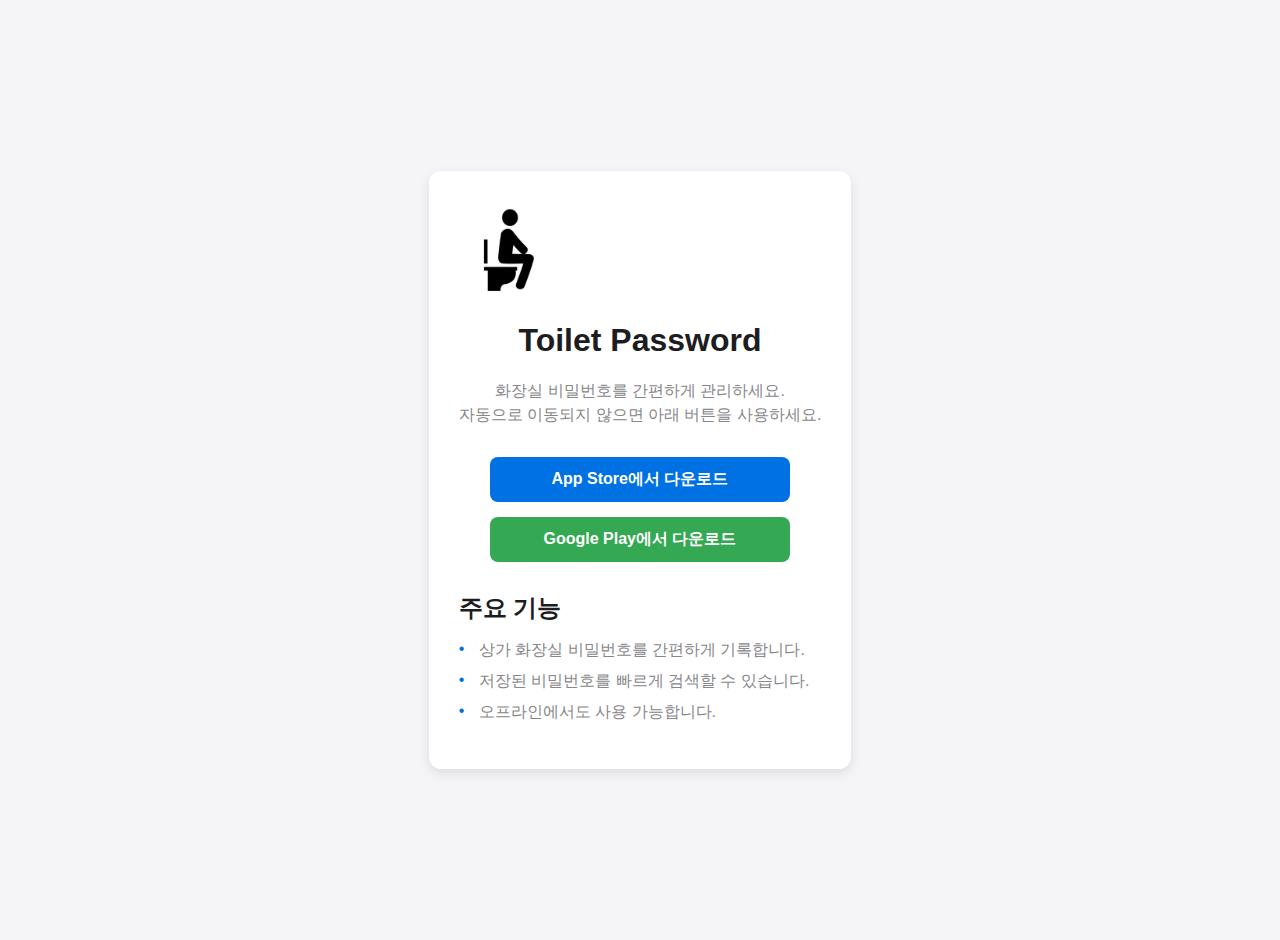
<file: download/toilet-password.html>
<!DOCTYPE html>
<html lang="ko">
<head>
    <meta charset="UTF-8">
    <meta name="viewport" content="width=device-width, initial-scale=1.0">
    <title>Toilet Password - 앱 다운로드</title>
    <style>
        body {
            font-family: 'Arial', sans-serif;
            display: flex;
            flex-direction: column;
            align-items: center;
            justify-content: center;
            height: 100vh;
            margin: 0;
            background-color: #f5f5f7;
            text-align: center;
            padding: 20px;
        }
        .container {
            max-width: 600px;
            background-color: white;
            border-radius: 12px;
            padding: 30px;
            box-shadow: 0 4px 12px rgba(0, 0, 0, 0.1);
        }
        h1 {
            color: #1d1d1f;
            margin-bottom: 20px;
        }
        p {
            color: #86868b;
            margin-bottom: 30px;
            line-height: 1.5;
        }
        .buttons {
            display: flex;
            flex-direction: column;
            gap: 15px;
            width: 100%;
            max-width: 300px;
            margin: 0 auto;
        }
        .store-button {
            display: flex;
            align-items: center;
            justify-content: center;
            padding: 12px 20px;
            border-radius: 8px;
            font-weight: bold;
            text-decoration: none;
            transition: all 0.3s ease;
        }
        .app-store {
            background-color: #0071e3;
            color: white;
        }
        .play-store {
            background-color: #34a853;
            color: white;
        }
        .store-button:hover {
            opacity: 0.9;
            transform: translateY(-2px);
        }
        .logo {
            width: 100px;
            height: 100px;
            margin-bottom: 20px;
            border-radius: 20px;
            background-color: white;
            display: flex;
            align-items: center;
            justify-content: center;
        }
        .logo img {
            width: 100%;
            height: 100%;
            object-fit: contain;
            border-radius: 20px;
        }
        .features {
            margin-top: 30px;
            text-align: left;
        }
        .features h2 {
            color: #1d1d1f;
            margin-bottom: 15px;
        }
        .features ul {
            list-style-type: none;
            padding: 0;
        }
        .features li {
            color: #86868b;
            margin-bottom: 10px;
            padding-left: 20px;
            position: relative;
        }
        .features li:before {
            content: "•";
            color: #0071e3;
            position: absolute;
            left: 0;
        }
    </style>
</head>
<body>
    <div class="container">
        <div class="logo">
            <img src="../images/optimized/toilet_password_icon_optimized.png" alt="Toilet Password 앱 아이콘">
        </div>
        <h1>Toilet Password</h1>
        <p>화장실 비밀번호를 간편하게 관리하세요.<br>자동으로 이동되지 않으면 아래 버튼을 사용하세요.</p>
        <div class="buttons">
            <a href="https://apps.apple.com/us/app/toilet-password/id6468219287" class="store-button app-store" id="apple-link">
                App Store에서 다운로드
            </a>
            <a href="https://play.google.com/store/apps/details?id=com.youngki_home.toilet_password" class="store-button play-store" id="android-link">
                Google Play에서 다운로드
            </a>
        </div>
        <div class="features">
            <h2>주요 기능</h2>
            <ul>
                <li>상가 화장실 비밀번호를 간편하게 기록합니다.</li>
                <li>저장된 비밀번호를 빠르게 검색할 수 있습니다.</li>
                <li>오프라인에서도 사용 가능합니다.</li>
            </ul>
        </div>
    </div>

    <script>
        document.addEventListener('DOMContentLoaded', function() {
            const isIOS = /iPad|iPhone|iPod/.test(navigator.userAgent) && !window.MSStream;
            const isAndroid = /Android/.test(navigator.userAgent);

            const appStoreLink = "https://apps.apple.com/us/app/toilet-password/id6468219287";
            const playStoreLink = "https://play.google.com/store/apps/details?id=com.youngki_home.toilet_password";

            document.getElementById('apple-link').href = appStoreLink;
            document.getElementById('android-link').href = playStoreLink;

            if (isIOS) {
                window.location.href = appStoreLink;
            } else if (isAndroid) {
                window.location.href = playStoreLink;
            }
        });
    </script>
</body>
</html>
</file>
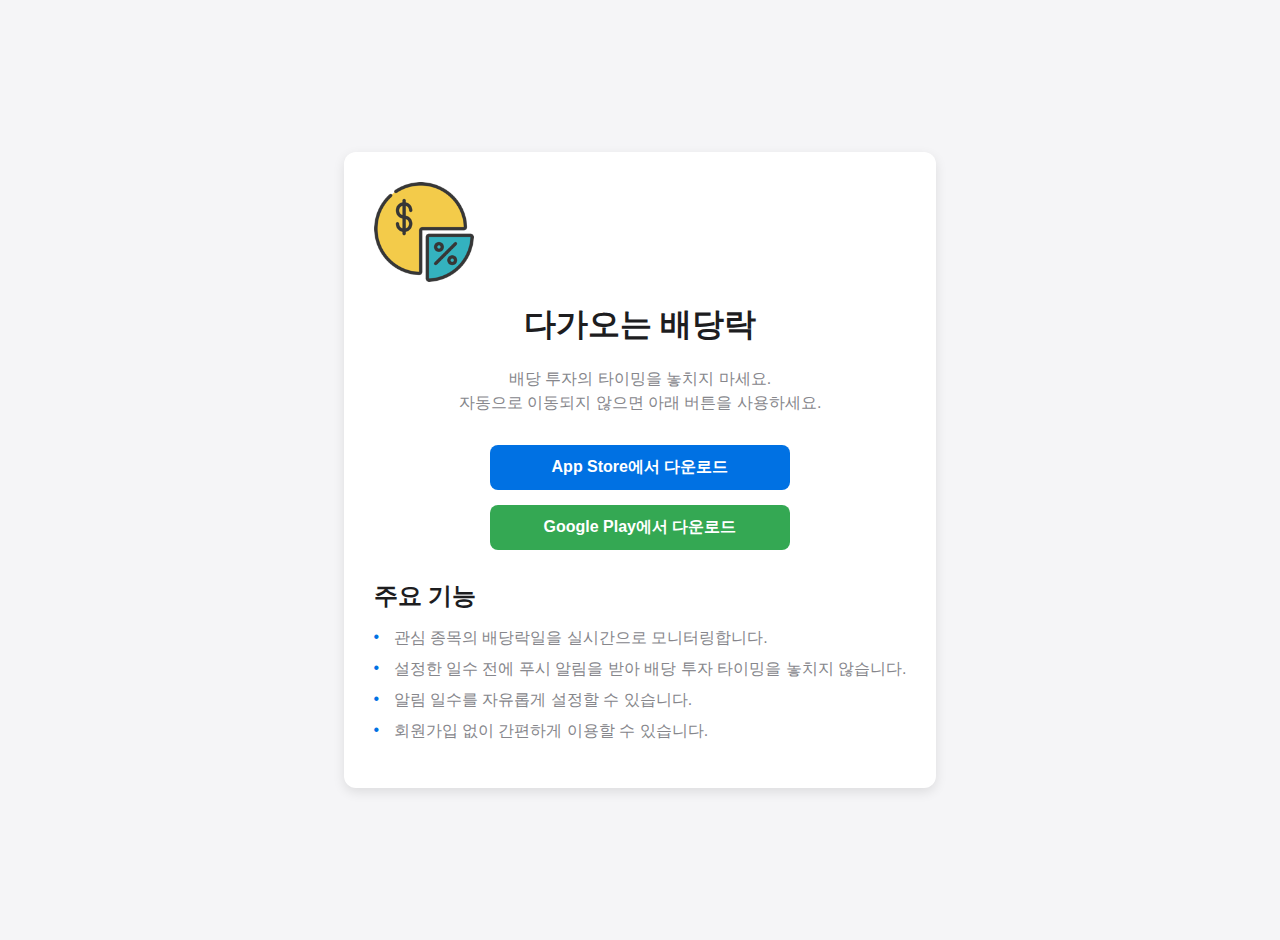
<file: download/upcoming-dividend.html>
<!DOCTYPE html>
<html lang="ko">
<head>
    <meta charset="UTF-8">
    <meta name="viewport" content="width=device-width, initial-scale=1.0">
    <title>다가오는 배당락 - 앱 다운로드</title>
    <style>
        body {
            font-family: 'Arial', sans-serif;
            display: flex;
            flex-direction: column;
            align-items: center;
            justify-content: center;
            height: 100vh;
            margin: 0;
            background-color: #f5f5f7;
            text-align: center;
            padding: 20px;
        }
        .container {
            max-width: 600px;
            background-color: white;
            border-radius: 12px;
            padding: 30px;
            box-shadow: 0 4px 12px rgba(0, 0, 0, 0.1);
        }
        h1 {
            color: #1d1d1f;
            margin-bottom: 20px;
        }
        p {
            color: #86868b;
            margin-bottom: 30px;
            line-height: 1.5;
        }
        .buttons {
            display: flex;
            flex-direction: column;
            gap: 15px;
            width: 100%;
            max-width: 300px;
            margin: 0 auto;
        }
        .store-button {
            display: flex;
            align-items: center;
            justify-content: center;
            padding: 12px 20px;
            border-radius: 8px;
            font-weight: bold;
            text-decoration: none;
            transition: all 0.3s ease;
        }
        .app-store {
            background-color: #0071e3;
            color: white;
        }
        .play-store {
            background-color: #34a853;
            color: white;
        }
        .store-button:hover {
            opacity: 0.9;
            transform: translateY(-2px);
        }
        .logo {
            width: 100px;
            height: 100px;
            margin-bottom: 20px;
            border-radius: 20px;
            background-color: white;
            display: flex;
            align-items: center;
            justify-content: center;
        }
        .logo img {
            width: 100%;
            height: 100%;
            object-fit: contain;
            border-radius: 20px;
        }
        .features {
            margin-top: 30px;
            text-align: left;
        }
        .features h2 {
            color: #1d1d1f;
            margin-bottom: 15px;
        }
        .features ul {
            list-style-type: none;
            padding: 0;
        }
        .features li {
            color: #86868b;
            margin-bottom: 10px;
            padding-left: 20px;
            position: relative;
        }
        .features li:before {
            content: "•";
            color: #0071e3;
            position: absolute;
            left: 0;
        }
    </style>
</head>
<body>
    <div class="container">
        <div class="logo">
            <img src="../images/optimized/upcoming_dividend_icon_optimized.png" alt="다가오는 배당락 앱 아이콘">
        </div>
        <h1>다가오는 배당락</h1>
        <p>배당 투자의 타이밍을 놓치지 마세요.<br>자동으로 이동되지 않으면 아래 버튼을 사용하세요.</p>
        <div class="buttons">
            <a href="https://apps.apple.com/us/app/다가오는-배당락/id6760615065" class="store-button app-store" id="apple-link">
                App Store에서 다운로드
            </a>
            <a href="https://play.google.com/store/apps/details?id=com.youngkiu.upcoming_dividend.upcoming_dividend" class="store-button play-store" id="android-link">
                Google Play에서 다운로드
            </a>
        </div>
        <div class="features">
            <h2>주요 기능</h2>
            <ul>
                <li>관심 종목의 배당락일을 실시간으로 모니터링합니다.</li>
                <li>설정한 일수 전에 푸시 알림을 받아 배당 투자 타이밍을 놓치지 않습니다.</li>
                <li>알림 일수를 자유롭게 설정할 수 있습니다.</li>
                <li>회원가입 없이 간편하게 이용할 수 있습니다.</li>
            </ul>
        </div>
    </div>

    <script>
        document.addEventListener('DOMContentLoaded', function() {
            // iOS 기기 감지
            const isIOS = /iPad|iPhone|iPod/.test(navigator.userAgent) && !window.MSStream;

            // Android 기기 감지
            const isAndroid = /Android/.test(navigator.userAgent);

            // App Store 링크
            const appStoreLink = "https://apps.apple.com/us/app/다가오는-배당락/id6760615065";

            // Google Play Store 링크
            const playStoreLink = "https://play.google.com/store/apps/details?id=com.youngkiu.upcoming_dividend.upcoming_dividend";

            // 링크 업데이트
            document.getElementById('apple-link').href = appStoreLink;
            document.getElementById('android-link').href = playStoreLink;

            // 자동 리다이렉션
            if (isIOS) {
                window.location.href = appStoreLink;
            } else if (isAndroid) {
                window.location.href = playStoreLink;
            }
        });
    </script>
</body>
</html>
</file>
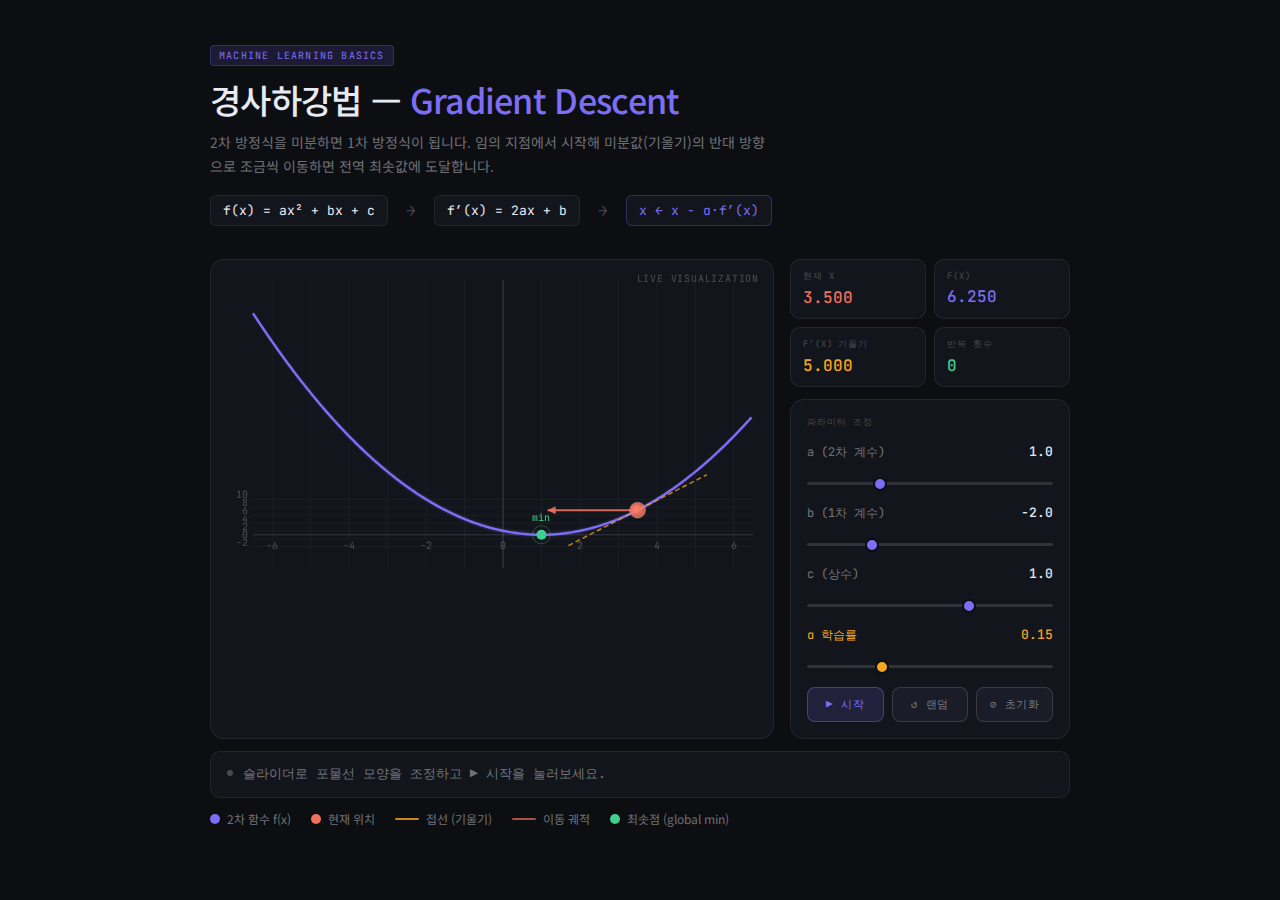
<file: lab/gradient-descent.html>
<!DOCTYPE html>
<html lang="ko">
<head>
<meta charset="UTF-8">
<meta name="viewport" content="width=device-width, initial-scale=1.0">
<title>경사하강법 시각화 — Gradient Descent</title>
<link href="https://fonts.googleapis.com/css2?family=JetBrains+Mono:wght@400;500&family=Noto+Sans+KR:wght@300;400;500&display=swap" rel="stylesheet">
<style>
*, *::before, *::after { box-sizing: border-box; margin: 0; padding: 0; }

:root {
  --bg: #0d0e12;
  --surface: #13151c;
  --surface2: #1a1d27;
  --border: rgba(255,255,255,0.07);
  --border2: rgba(255,255,255,0.13);
  --purple: #7c6ef5;
  --purple-dim: rgba(124,110,245,0.15);
  --coral: #f07060;
  --coral-dim: rgba(240,112,96,0.15);
  --teal: #3fcf8e;
  --teal-dim: rgba(63,207,142,0.12);
  --amber: #f5a623;
  --amber-dim: rgba(245,166,35,0.12);
  --text: #e8eaf2;
  --text-muted: rgba(232,234,242,0.45);
  --text-dim: rgba(232,234,242,0.25);
  --mono: 'JetBrains Mono', monospace;
  --sans: 'Noto Sans KR', sans-serif;
}

body {
  font-family: var(--sans);
  background: var(--bg);
  color: var(--text);
  min-height: 100vh;
  display: flex;
  flex-direction: column;
  align-items: center;
  padding: 40px 20px 60px;
}

header {
  width: 100%;
  max-width: 860px;
  margin-bottom: 32px;
}

.badge {
  font-family: var(--mono);
  font-size: 10px;
  letter-spacing: 0.12em;
  text-transform: uppercase;
  color: var(--purple);
  background: var(--purple-dim);
  border: 1px solid rgba(124,110,245,0.25);
  border-radius: 4px;
  padding: 3px 8px;
  display: inline-block;
  margin-bottom: 14px;
}

h1 {
  font-size: clamp(22px, 4vw, 34px);
  font-weight: 500;
  letter-spacing: -0.02em;
  line-height: 1.2;
  margin-bottom: 10px;
}

h1 em { font-style: normal; color: var(--purple); }

.subtitle {
  font-size: 14px;
  color: var(--text-muted);
  line-height: 1.7;
  max-width: 560px;
}

.equation-strip {
  display: flex;
  gap: 6px;
  align-items: center;
  margin-top: 16px;
  flex-wrap: wrap;
}

.eq-box {
  font-family: var(--mono);
  font-size: 13px;
  padding: 6px 12px;
  border-radius: 6px;
  border: 1px solid var(--border);
  background: var(--surface);
}
.eq-box.hi { border-color: rgba(124,110,245,0.3); color: var(--purple); }
.eq-box.arrow { background: transparent; border: none; color: var(--text-dim); font-size: 16px; }

.main-grid {
  width: 100%;
  max-width: 860px;
  display: grid;
  grid-template-columns: 1fr 280px;
  gap: 16px;
}
@media (max-width: 700px) {
  .main-grid { grid-template-columns: 1fr; }
}

.canvas-card {
  background: var(--surface);
  border: 1px solid var(--border);
  border-radius: 14px;
  overflow: hidden;
  position: relative;
}

canvas {
  display: block;
  width: 100%;
  height: 340px;
}

.canvas-label {
  position: absolute;
  top: 12px; right: 14px;
  font-family: var(--mono);
  font-size: 10px;
  color: var(--text-dim);
  letter-spacing: 0.08em;
}

.side-panel {
  display: flex;
  flex-direction: column;
  gap: 12px;
}

.stats-grid {
  display: grid;
  grid-template-columns: 1fr 1fr;
  gap: 8px;
}

.stat-card {
  background: var(--surface);
  border: 1px solid var(--border);
  border-radius: 10px;
  padding: 10px 12px;
}
.stat-card .lbl {
  font-family: var(--mono);
  font-size: 9px;
  letter-spacing: 0.1em;
  text-transform: uppercase;
  color: var(--text-dim);
  margin-bottom: 4px;
}
.stat-card .num {
  font-family: var(--mono);
  font-size: 16px;
  font-weight: 500;
  color: var(--text);
}
.stat-card.accent-purple .num { color: var(--purple); }
.stat-card.accent-coral .num { color: var(--coral); }
.stat-card.accent-teal .num { color: var(--teal); }
.stat-card.accent-amber .num { color: var(--amber); }

.controls-card {
  background: var(--surface);
  border: 1px solid var(--border);
  border-radius: 14px;
  padding: 16px;
}

.controls-title {
  font-family: var(--mono);
  font-size: 9px;
  letter-spacing: 0.12em;
  text-transform: uppercase;
  color: var(--text-dim);
  margin-bottom: 14px;
}

.ctrl-row {
  margin-bottom: 14px;
}
.ctrl-label {
  display: flex;
  justify-content: space-between;
  align-items: baseline;
  margin-bottom: 5px;
}
.ctrl-name {
  font-family: var(--mono);
  font-size: 12px;
  color: var(--text-muted);
}
.ctrl-val {
  font-family: var(--mono);
  font-size: 13px;
  font-weight: 500;
  color: var(--text);
}

input[type=range] {
  -webkit-appearance: none;
  appearance: none;
  width: 100%;
  height: 3px;
  border-radius: 2px;
  background: var(--border2);
  outline: none;
  cursor: pointer;
}
input[type=range]::-webkit-slider-thumb {
  -webkit-appearance: none;
  appearance: none;
  width: 14px; height: 14px;
  border-radius: 50%;
  background: var(--purple);
  border: 2px solid var(--bg);
  cursor: pointer;
  transition: transform 0.1s;
}
input[type=range]::-webkit-slider-thumb:hover { transform: scale(1.2); }
input[type=range]::-moz-range-thumb {
  width: 14px; height: 14px;
  border-radius: 50%;
  background: var(--purple);
  border: 2px solid var(--bg);
  cursor: pointer;
}
input[type=range].lr-range::-webkit-slider-thumb { background: var(--amber); }
input[type=range].lr-range::-moz-range-thumb { background: var(--amber); }

.btn-row {
  display: flex;
  gap: 8px;
  margin-top: 4px;
}

button {
  flex: 1;
  font-family: var(--mono);
  font-size: 11px;
  letter-spacing: 0.05em;
  padding: 9px 8px;
  border-radius: 8px;
  border: 1px solid var(--border2);
  background: var(--surface2);
  color: var(--text-muted);
  cursor: pointer;
  transition: all 0.15s;
}
button:hover { border-color: rgba(124,110,245,0.4); color: var(--text); }
button.primary {
  background: var(--purple-dim);
  border-color: rgba(124,110,245,0.4);
  color: var(--purple);
}
button.primary:hover { background: rgba(124,110,245,0.25); }
button.running {
  background: var(--coral-dim);
  border-color: rgba(240,112,96,0.4);
  color: var(--coral);
}

.info-bar {
  width: 100%;
  max-width: 860px;
  margin-top: 12px;
  background: var(--surface);
  border: 1px solid var(--border);
  border-radius: 10px;
  padding: 12px 16px;
  display: flex;
  gap: 10px;
  align-items: flex-start;
}
.info-dot {
  width: 6px; height: 6px;
  border-radius: 50%;
  background: var(--purple);
  margin-top: 6px;
  flex-shrink: 0;
  animation: pulse 1.6s ease-in-out infinite;
}
@keyframes pulse {
  0%, 100% { opacity: 1; }
  50% { opacity: 0.3; }
}
.info-dot.idle { background: var(--text-dim); animation: none; }
.info-dot.done { background: var(--teal); animation: none; }
.info-dot.diverge { background: var(--coral); animation: none; }

#infoText {
  font-size: 13px;
  color: var(--text-muted);
  line-height: 1.6;
  font-family: var(--mono);
}

.legend {
  width: 100%;
  max-width: 860px;
  margin-top: 12px;
  display: flex;
  gap: 20px;
  flex-wrap: wrap;
}
.legend-item {
  display: flex;
  align-items: center;
  gap: 7px;
  font-size: 12px;
  color: var(--text-muted);
}
.legend-dot {
  width: 10px; height: 10px;
  border-radius: 50%;
  flex-shrink: 0;
}
.legend-line {
  width: 24px; height: 2px;
  flex-shrink: 0;
}
</style>
</head>
<body>

<header>
  <div class="badge">Machine Learning Basics</div>
  <h1>경사하강법 — <em>Gradient Descent</em></h1>
  <p class="subtitle">2차 방정식을 미분하면 1차 방정식이 됩니다. 임의 지점에서 시작해 미분값(기울기)의 반대 방향으로 조금씩 이동하면 전역 최솟값에 도달합니다.</p>
  <div class="equation-strip">
    <div class="eq-box">f(x) = ax² + bx + c</div>
    <div class="eq-box arrow">→</div>
    <div class="eq-box">f′(x) = 2ax + b</div>
    <div class="eq-box arrow">→</div>
    <div class="eq-box hi">x ← x − α·f′(x)</div>
  </div>
</header>

<div class="main-grid">
  <div class="canvas-card">
    <canvas id="c"></canvas>
    <div class="canvas-label">LIVE VISUALIZATION</div>
  </div>

  <div class="side-panel">
    <div class="stats-grid">
      <div class="stat-card accent-coral">
        <div class="lbl">현재 x</div>
        <div class="num" id="sx">3.500</div>
      </div>
      <div class="stat-card accent-purple">
        <div class="lbl">f(x)</div>
        <div class="num" id="sy">—</div>
      </div>
      <div class="stat-card accent-amber">
        <div class="lbl">f′(x) 기울기</div>
        <div class="num" id="sd">—</div>
      </div>
      <div class="stat-card accent-teal">
        <div class="lbl">반복 횟수</div>
        <div class="num" id="si">0</div>
      </div>
    </div>

    <div class="controls-card">
      <div class="controls-title">파라미터 조정</div>

      <div class="ctrl-row">
        <div class="ctrl-label">
          <span class="ctrl-name">a (2차 계수)</span>
          <span class="ctrl-val" id="va">1.0</span>
        </div>
        <input type="range" id="ra" min="0.2" max="3" step="0.1" value="1">
      </div>
      <div class="ctrl-row">
        <div class="ctrl-label">
          <span class="ctrl-name">b (1차 계수)</span>
          <span class="ctrl-val" id="vb">-2.0</span>
        </div>
        <input type="range" id="rb" min="-4" max="4" step="0.1" value="-2">
      </div>
      <div class="ctrl-row">
        <div class="ctrl-label">
          <span class="ctrl-name">c (상수)</span>
          <span class="ctrl-val" id="vc">1.0</span>
        </div>
        <input type="range" id="rc" min="-3" max="3" step="0.1" value="1">
      </div>
      <div class="ctrl-row">
        <div class="ctrl-label">
          <span class="ctrl-name" style="color:var(--amber)">α 학습률</span>
          <span class="ctrl-val" style="color:var(--amber)" id="vl">0.15</span>
        </div>
        <input type="range" id="rl" min="0.01" max="0.49" step="0.01" value="0.15" class="lr-range">
      </div>

      <div class="btn-row">
        <button class="primary" id="btnPlay" onclick="togglePlay()">▶ 시작</button>
        <button onclick="randomStart()">↺ 랜덤</button>
        <button onclick="reset()">⊘ 초기화</button>
      </div>
    </div>
  </div>
</div>

<div class="info-bar">
  <div class="info-dot idle" id="infoDot"></div>
  <div id="infoText">슬라이더로 포물선 모양을 조정하고 ▶ 시작을 눌러보세요.</div>
</div>

<div class="legend">
  <div class="legend-item"><div class="legend-dot" style="background:#7c6ef5"></div>2차 함수 f(x)</div>
  <div class="legend-item"><div class="legend-dot" style="background:#f07060"></div>현재 위치</div>
  <div class="legend-item"><div class="legend-line" style="background:rgba(245,166,35,0.8);border-radius:1px"></div>접선 (기울기)</div>
  <div class="legend-item"><div class="legend-line" style="background:rgba(240,112,96,0.4);border-radius:1px;height:1px;border-top:2px dashed rgba(240,112,96,0.5)"></div>이동 궤적</div>
  <div class="legend-item"><div class="legend-dot" style="background:#3fcf8e"></div>최솟점 (global min)</div>
</div>

<script>
const cv = document.getElementById('c');
const ctx = cv.getContext('2d');

let a=1, b=-2, c=1, lr=0.15;
let px=3.5, running=false, iter=0, rafId=null;
let trail=[];

const f = x => a*x*x + b*x + c;
const df = x => 2*a*x + b;
const minX = () => -b/(2*a);

function resize() {
  const dpr = window.devicePixelRatio||1;
  const rect = cv.getBoundingClientRect();
  cv.width = rect.width * dpr;
  cv.height = rect.height * dpr;
}

function getYRange() {
  const ys = [];
  for(let x=-6.5; x<=6.5; x+=0.1) ys.push(f(x));
  const mn = Math.min(...ys), mx = Math.max(...ys);
  const pad = (mx-mn)*0.15;
  return [mn-pad, mx+pad];
}

function draw() {
  resize();
  const dpr = window.devicePixelRatio||1;
  const W = cv.width/dpr, H = cv.height/dpr;
  ctx.save(); ctx.scale(dpr,dpr);

  const PAD = { t:20, r:20, b:32, l:42 };
  const yr = getYRange();
  const xMin=-6.5, xMax=6.5;

  const toC = (x,y) => [
    PAD.l + (x-xMin)/(xMax-xMin)*(W-PAD.l-PAD.r),
    H - PAD.b - (y-yr[0])/(yr[1]-yr[0])*(H-PAD.t-PAD.b)
  ];

  ctx.clearRect(0,0,W,H);

  /* grid */
  ctx.strokeStyle = 'rgba(255,255,255,0.04)';
  ctx.lineWidth = 1;
  for(let gx=-6; gx<=6; gx++) {
    const [cx] = toC(gx,0);
    ctx.beginPath(); ctx.moveTo(cx,PAD.t); ctx.lineTo(cx,H-PAD.b); ctx.stroke();
  }
  for(let gy=-3; gy<=10; gy+=2) {
    if(gy < yr[0] || gy > yr[1]) continue;
    const [,cy] = toC(0,gy);
    ctx.beginPath(); ctx.moveTo(PAD.l,cy); ctx.lineTo(W-PAD.r,cy); ctx.stroke();
  }

  /* axes */
  ctx.strokeStyle = 'rgba(255,255,255,0.15)';
  ctx.lineWidth = 1;
  const [ax0,ay] = toC(xMin,0), [ax1] = toC(xMax,0);
  ctx.beginPath(); ctx.moveTo(ax0,ay); ctx.lineTo(ax1,ay); ctx.stroke();
  const [ox,oy0] = toC(0,yr[0]), [,oy1] = toC(0,yr[1]);
  ctx.beginPath(); ctx.moveTo(ox,oy0); ctx.lineTo(ox,oy1); ctx.stroke();

  /* axis labels */
  ctx.font = '10px JetBrains Mono, monospace';
  ctx.fillStyle = 'rgba(232,234,242,0.25)';
  ctx.textAlign = 'center';
  for(let gx=-6; gx<=6; gx+=2) {
    const [cx,cy] = toC(gx,0);
    ctx.fillText(gx, cx, cy+14);
  }
  ctx.textAlign = 'right';
  for(let gy=-2; gy<=10; gy+=2) {
    if(gy < yr[0]+0.3 || gy > yr[1]-0.3) continue;
    const [,cy] = toC(0,gy);
    ctx.fillText(gy, PAD.l-5, cy+3);
  }

  /* curve glow */
  const grad = ctx.createLinearGradient(0,0,W,0);
  grad.addColorStop(0,'rgba(124,110,245,0)');
  grad.addColorStop(0.5,'rgba(124,110,245,0.3)');
  grad.addColorStop(1,'rgba(124,110,245,0)');
  ctx.strokeStyle = grad;
  ctx.lineWidth = 6;
  ctx.globalAlpha = 0.4;
  ctx.beginPath();
  let first=true;
  for(let x=xMin; x<=xMax; x+=0.05) {
    const [cx,cy] = toC(x,f(x));
    first ? ctx.moveTo(cx,cy) : ctx.lineTo(cx,cy); first=false;
  }
  ctx.stroke();
  ctx.globalAlpha = 1;

  /* curve */
  ctx.strokeStyle = '#7c6ef5';
  ctx.lineWidth = 2.5;
  ctx.beginPath(); first=true;
  for(let x=xMin; x<=xMax; x+=0.04) {
    const [cx,cy] = toC(x,f(x));
    first ? ctx.moveTo(cx,cy) : ctx.lineTo(cx,cy); first=false;
  }
  ctx.stroke();

  /* minimum marker */
  const mx2 = minX();
  if(mx2 >= xMin && mx2 <= xMax) {
    const [mcx,mcy] = toC(mx2, f(mx2));
    ctx.beginPath(); ctx.arc(mcx,mcy,5,0,Math.PI*2);
    ctx.fillStyle='#3fcf8e'; ctx.fill();
    ctx.strokeStyle='rgba(63,207,142,0.3)'; ctx.lineWidth=1;
    ctx.beginPath(); ctx.arc(mcx,mcy,9,0,Math.PI*2); ctx.stroke();
    ctx.font='10px JetBrains Mono, monospace';
    ctx.fillStyle='#3fcf8e'; ctx.textAlign='center';
    ctx.fillText('min', mcx, mcy-14);
  }

  /* trail */
  if(trail.length>1) {
    for(let i=1; i<trail.length; i++) {
      const alpha = (i/trail.length)*0.6;
      const [tx0,ty0]=toC(trail[i-1][0],trail[i-1][1]);
      const [tx1,ty1]=toC(trail[i][0],trail[i][1]);
      ctx.beginPath(); ctx.moveTo(tx0,ty0); ctx.lineTo(tx1,ty1);
      ctx.strokeStyle=`rgba(240,112,96,${alpha})`;
      ctx.lineWidth=1.5; ctx.setLineDash([3,2]); ctx.stroke();
      ctx.setLineDash([]);
    }
  }

  /* tangent line */
  const slope = df(px);
  const tlen = 1.8;
  const [tc0x,tc0y]=toC(px-tlen, f(px)-slope*tlen);
  const [tc1x,tc1y]=toC(px+tlen, f(px)+slope*tlen);
  ctx.beginPath(); ctx.moveTo(tc0x,tc0y); ctx.lineTo(tc1x,tc1y);
  ctx.strokeStyle='rgba(245,166,35,0.75)'; ctx.lineWidth=1.5;
  ctx.setLineDash([5,3]); ctx.stroke(); ctx.setLineDash([]);

  /* gradient arrow */
  const [bx,by]=toC(px,f(px));
  const arrowPx = -slope * 18;
  if(Math.abs(arrowPx)>4) {
    const dir = arrowPx>0?1:-1;
    ctx.strokeStyle='rgba(240,112,96,0.9)'; ctx.lineWidth=2;
    ctx.beginPath(); ctx.moveTo(bx,by); ctx.lineTo(bx+arrowPx,by); ctx.stroke();
    ctx.fillStyle='rgba(240,112,96,0.9)';
    ctx.beginPath();
    ctx.moveTo(bx+arrowPx, by);
    ctx.lineTo(bx+arrowPx-dir*8, by-4);
    ctx.lineTo(bx+arrowPx-dir*8, by+4);
    ctx.fill();
  }

  /* ball */
  const [bx2,by2]=toC(px,f(px));
  ctx.beginPath(); ctx.arc(bx2,by2,8,0,Math.PI*2);
  const rg = ctx.createRadialGradient(bx2-2,by2-2,1,bx2,by2,8);
  rg.addColorStop(0,'rgba(255,130,110,1)');
  rg.addColorStop(1,'rgba(240,112,96,0.8)');
  ctx.fillStyle=rg; ctx.fill();
  ctx.strokeStyle='rgba(255,255,255,0.2)'; ctx.lineWidth=1; ctx.stroke();

  ctx.restore();

  document.getElementById('sx').textContent = px.toFixed(3);
  document.getElementById('sy').textContent = f(px).toFixed(3);
  document.getElementById('sd').textContent = df(px).toFixed(3);
  document.getElementById('si').textContent = iter;
}

let animFrame=null;
function step() {
  if(!running) return;
  const grad = df(px);
  px = px - lr * grad;
  iter++;
  trail.push([px, f(px)]);
  if(trail.length>100) trail.shift();
  draw();

  const converged = Math.abs(grad)<0.001 || Math.abs(px-minX())<0.003;
  if(converged) {
    running=false;
    document.getElementById('btnPlay').textContent='▶ 시작';
    document.getElementById('btnPlay').className='primary';
    setInfo('done', `수렴 완료! x = ${minX().toFixed(3)}, f(x) = ${f(minX()).toFixed(3)} (총 ${iter}번 반복)`);
    return;
  }
  if(Math.abs(px)>25) {
    running=false;
    document.getElementById('btnPlay').textContent='▶ 시작';
    document.getElementById('btnPlay').className='primary';
    setInfo('diverge', `발산했습니다. 학습률 α를 줄여보세요 (현재 α = ${lr.toFixed(2)})`);
    return;
  }
  rafId = setTimeout(() => requestAnimationFrame(step), 55);
}

function togglePlay() {
  running=!running;
  if(running) {
    document.getElementById('btnPlay').textContent='⏸ 정지';
    document.getElementById('btnPlay').className='running';
    setInfo('run', `x ← x − α·f′(x)  (α=${lr.toFixed(2)})  이동 중...`);
    step();
  } else {
    document.getElementById('btnPlay').textContent='▶ 시작';
    document.getElementById('btnPlay').className='primary';
    setInfo('idle','일시정지됨.');
  }
}

function randomStart() {
  stop();
  px = +(Math.random()*10-5).toFixed(2);
  iter=0; trail=[[px,f(px)]];
  draw();
  setInfo('idle', `새 시작점: x = ${px.toFixed(2)} → ▶ 시작을 누르세요`);
}

function reset() {
  stop();
  px=3.5; iter=0; trail=[[px,f(px)]];
  draw();
  setInfo('idle','초기화됨. ▶ 시작을 누르세요.');
}

function stop() {
  running=false;
  if(rafId) clearTimeout(rafId);
  document.getElementById('btnPlay').textContent='▶ 시작';
  document.getElementById('btnPlay').className='primary';
}

function setInfo(state, msg) {
  const dot = document.getElementById('infoDot');
  dot.className = 'info-dot ' + (state==='run'?'':state==='done'?'done':state==='diverge'?'diverge':'idle');
  document.getElementById('infoText').textContent = msg;
}

function bindSlider(id, vid, setter, digits) {
  document.getElementById(id).addEventListener('input', e => {
    const v = parseFloat(e.target.value);
    document.getElementById(vid).textContent = v.toFixed(digits);
    setter(v);
    iter=0; trail=[[px,f(px)]];
    draw();
  });
}

bindSlider('ra','va', v=>{ a=v; }, 1);
bindSlider('rb','vb', v=>{ b=v; }, 1);
bindSlider('rc','vc', v=>{ c=v; }, 1);
bindSlider('rl','vl', v=>{ lr=v; }, 2);

window.addEventListener('resize', () => draw());
window.addEventListener('load', () => { trail=[[px,f(px)]]; draw(); setInfo('idle','슬라이더로 포물선 모양을 조정하고 ▶ 시작을 눌러보세요.'); });
</script>
</body>
</html>
</file>
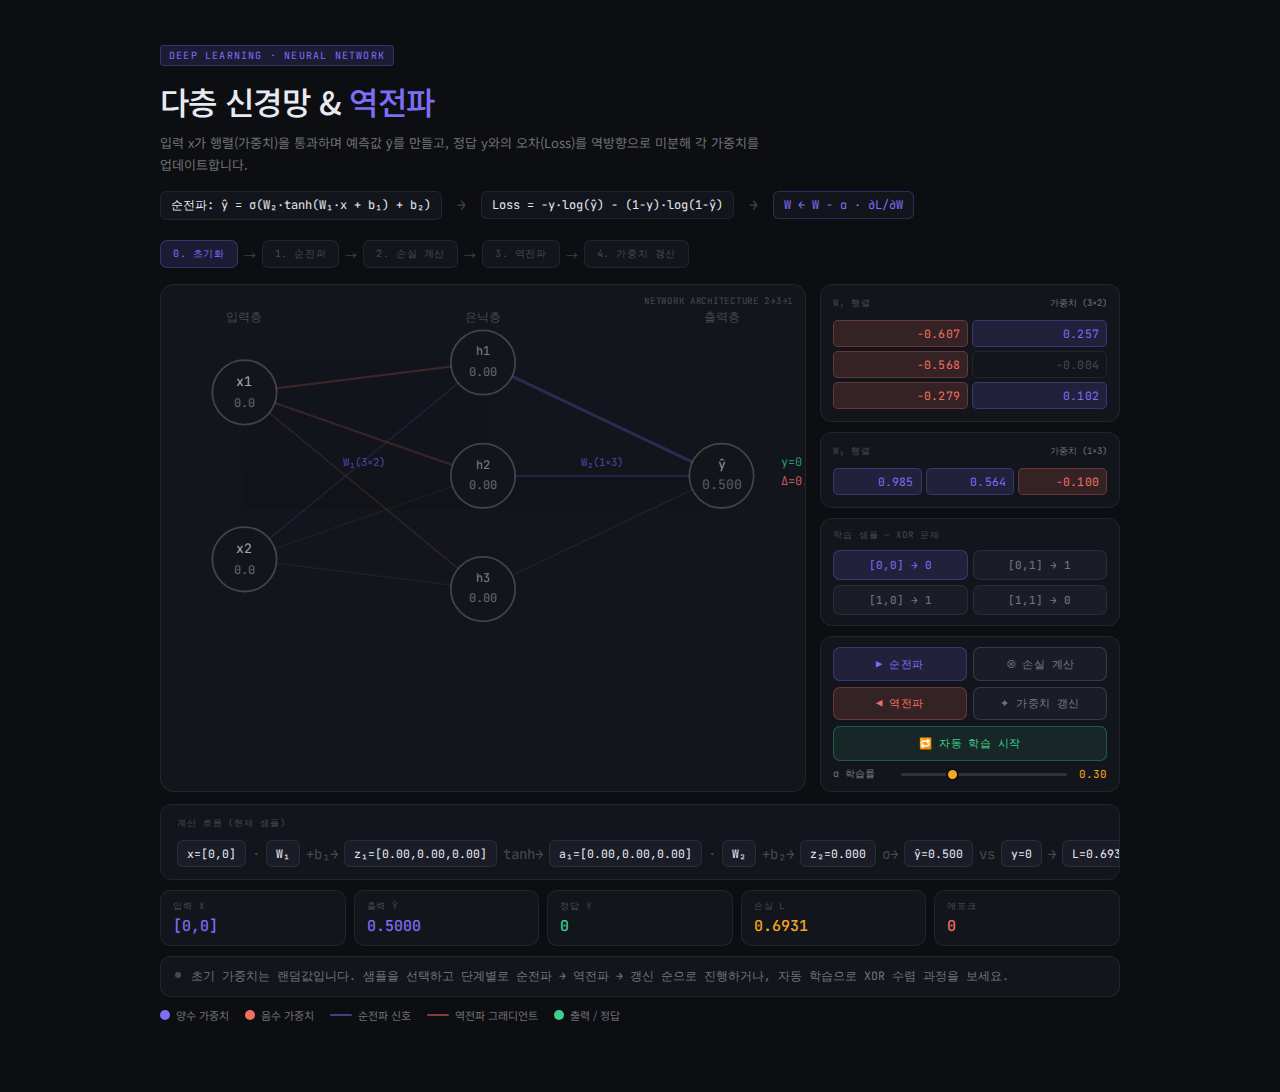
<file: lab/neural-network.html>
<!DOCTYPE html>
<html lang="ko">
<head>
<meta charset="UTF-8">
<meta name="viewport" content="width=device-width, initial-scale=1.0">
<title>다층 신경망 & 역전파 시각화</title>
<link href="https://fonts.googleapis.com/css2?family=JetBrains+Mono:wght@400;500&family=Noto+Sans+KR:wght@300;400;500&display=swap" rel="stylesheet">
<style>
*,*::before,*::after{box-sizing:border-box;margin:0;padding:0}
:root{
  --bg:#0d0e12;--surface:#13151c;--surface2:#1a1d27;
  --border:rgba(255,255,255,0.07);--border2:rgba(255,255,255,0.13);
  --purple:#7c6ef5;--pdim:rgba(124,110,245,0.15);--pbrd:rgba(124,110,245,0.28);
  --coral:#f07060;--cdim:rgba(240,112,96,0.15);--cbrd:rgba(240,112,96,0.28);
  --teal:#3fcf8e;--tdim:rgba(63,207,142,0.13);
  --amber:#f5a623;--adim:rgba(245,166,35,0.13);
  --text:#e8eaf2;--muted:rgba(232,234,242,0.45);--dim:rgba(232,234,242,0.25);
  --mono:'JetBrains Mono',monospace;--sans:'Noto Sans KR',sans-serif;
}
body{font-family:var(--sans);background:var(--bg);color:var(--text);min-height:100vh;
  display:flex;flex-direction:column;align-items:center;padding:40px 16px 70px}

header{width:100%;max-width:960px;margin-bottom:20px}
.badge{font-family:var(--mono);font-size:10px;letter-spacing:.12em;text-transform:uppercase;
  color:var(--purple);background:var(--pdim);border:1px solid var(--pbrd);
  border-radius:4px;padding:3px 8px;display:inline-block;margin-bottom:12px}
h1{font-size:clamp(20px,3.5vw,32px);font-weight:500;letter-spacing:-.02em;margin-bottom:8px}
h1 em{font-style:normal;color:var(--purple)}
.sub{font-size:13px;color:var(--muted);line-height:1.7;max-width:600px}
.fml{display:flex;flex-wrap:wrap;gap:5px;align-items:center;margin-top:14px}
.fbox{font-family:var(--mono);font-size:12px;padding:5px 10px;border-radius:6px;
  border:1px solid var(--border);background:var(--surface)}
.fbox.hi{border-color:var(--pbrd);color:var(--purple)}
.farr{background:transparent;border:none;color:var(--dim);font-size:15px}

/* Phase strip */
.phase-strip{display:flex;align-items:center;gap:4px;flex-wrap:wrap;
  width:100%;max-width:960px;margin-bottom:16px}
.ph{font-family:var(--mono);font-size:10px;letter-spacing:.06em;padding:6px 12px;
  border-radius:7px;border:1px solid var(--border);background:var(--surface);
  color:var(--dim);cursor:pointer;transition:all .2s;white-space:nowrap}
.ph:hover{border-color:var(--border2);color:var(--muted)}
.ph.active{border-color:var(--pbrd);background:var(--pdim);color:var(--purple)}
.ph.done{border-color:rgba(63,207,142,.3);background:var(--tdim);color:var(--teal)}
.ph.back-active{border-color:var(--cbrd);background:var(--cdim);color:var(--coral)}
.ph-arr{color:var(--dim);font-size:12px;padding:0 2px}

/* Main grid */
.grid{display:grid;grid-template-columns:1fr 300px;gap:14px;
  width:100%;max-width:960px}
@media(max-width:720px){.grid{grid-template-columns:1fr}}

/* Network card */
.net-card{background:var(--surface);border:1px solid var(--border);
  border-radius:14px;overflow:hidden;position:relative}
#netsvg{display:block;width:100%;height:auto}
.net-lbl{position:absolute;top:10px;right:12px;font-family:var(--mono);
  font-size:9px;color:var(--dim);letter-spacing:.08em}

/* Right panel */
.rpanel{display:flex;flex-direction:column;gap:10px}

.mcard{background:var(--surface);border:1px solid var(--border);
  border-radius:12px;padding:12px}
.mtitle{font-family:var(--mono);font-size:9px;letter-spacing:.1em;
  text-transform:uppercase;color:var(--dim);margin-bottom:10px;
  display:flex;justify-content:space-between;align-items:center}
.msub{font-size:9px;color:var(--muted);letter-spacing:0}
.mgrid{display:grid;gap:4px}
.mc{font-family:var(--mono);font-size:11.5px;padding:5px 7px;border-radius:5px;
  text-align:right;border:1px solid var(--border);transition:all .35s;
  min-width:54px;letter-spacing:.02em}
.mc.pos{color:var(--purple);background:var(--pdim);border-color:var(--pbrd)}
.mc.neg{color:var(--coral);background:var(--cdim);border-color:var(--cbrd)}
.mc.zero{color:var(--dim);background:transparent}
.mc.grd{color:var(--amber);background:var(--adim);border-color:rgba(245,166,35,.28)}
.mc.flash{animation:flash .5s ease}
@keyframes flash{0%,100%{opacity:1}40%{opacity:.1;background:#fff2}}

/* Sample selector */
.scard{background:var(--surface);border:1px solid var(--border);border-radius:12px;padding:10px 12px}
.stitle{font-family:var(--mono);font-size:9px;letter-spacing:.1em;text-transform:uppercase;color:var(--dim);margin-bottom:8px}
.srow{display:grid;grid-template-columns:1fr 1fr;gap:5px}
.sbtn{font-family:var(--mono);font-size:11px;padding:7px 8px;border-radius:7px;
  border:1px solid var(--border);background:var(--surface2);color:var(--muted);
  cursor:pointer;transition:all .15s;text-align:center}
.sbtn:hover{border-color:var(--border2);color:var(--text)}
.sbtn.sel{border-color:var(--pbrd);background:var(--pdim);color:var(--purple)}

/* Computation strip */
.comp-strip{width:100%;max-width:960px;background:var(--surface);
  border:1px solid var(--border);border-radius:12px;padding:12px 16px;
  margin-top:12px;overflow-x:auto}
.comp-title{font-family:var(--mono);font-size:9px;letter-spacing:.1em;
  text-transform:uppercase;color:var(--dim);margin-bottom:10px}
.comp-flow{display:flex;align-items:center;gap:6px;flex-wrap:nowrap;
  font-family:var(--mono);font-size:11.5px;white-space:nowrap}
.cstep{padding:5px 9px;border-radius:6px;border:1px solid var(--border);
  background:var(--surface2);transition:all .3s}
.cstep.active-fwd{border-color:var(--pbrd);background:var(--pdim);color:var(--purple)}
.cstep.active-bwd{border-color:var(--cbrd);background:var(--cdim);color:var(--coral)}
.cstep.active-loss{border-color:rgba(245,166,35,.3);background:var(--adim);color:var(--amber)}
.carr{color:var(--dim);font-size:14px}

/* Stats row */
.stats-row{display:grid;grid-template-columns:repeat(5,1fr);gap:8px;
  width:100%;max-width:960px;margin-top:10px}
@media(max-width:600px){.stats-row{grid-template-columns:repeat(3,1fr)}}
.stat{background:var(--surface);border:1px solid var(--border);border-radius:10px;
  padding:9px 12px}
.stat .sl{font-family:var(--mono);font-size:9px;letter-spacing:.1em;
  text-transform:uppercase;color:var(--dim);margin-bottom:3px}
.stat .sv{font-family:var(--mono);font-size:15px;font-weight:500;color:var(--text)}
.stat.ac-p .sv{color:var(--purple)}
.stat.ac-c .sv{color:var(--coral)}
.stat.ac-t .sv{color:var(--teal)}
.stat.ac-a .sv{color:var(--amber)}

/* Control buttons */
.ctrl-card{background:var(--surface);border:1px solid var(--border);border-radius:12px;
  padding:10px 12px}
.btn-grid{display:grid;grid-template-columns:1fr 1fr;gap:6px;margin-bottom:6px}
button{font-family:var(--mono);font-size:10.5px;letter-spacing:.04em;
  padding:8px 6px;border-radius:7px;border:1px solid var(--border2);
  background:var(--surface2);color:var(--muted);cursor:pointer;transition:all .15s}
button:hover{border-color:rgba(124,110,245,.4);color:var(--text)}
button.primary{background:var(--pdim);border-color:var(--pbrd);color:var(--purple)}
button.primary:hover{background:rgba(124,110,245,.25)}
button.bwd{background:var(--cdim);border-color:var(--cbrd);color:var(--coral)}
button.train-btn{width:100%;background:rgba(63,207,142,.1);
  border-color:rgba(63,207,142,.3);color:var(--teal);padding:9px}
button.train-btn:hover{background:rgba(63,207,142,.2)}
button.stop{background:rgba(245,166,35,.1);border-color:rgba(245,166,35,.3);color:var(--amber)}

/* Loss chart */
.loss-section{width:100%;max-width:960px;margin-top:12px;
  background:var(--surface);border:1px solid var(--border);border-radius:12px;
  padding:14px 16px;display:none}
.loss-section.visible{display:block}
.loss-title{font-family:var(--mono);font-size:9px;letter-spacing:.1em;
  text-transform:uppercase;color:var(--dim);margin-bottom:10px;
  display:flex;justify-content:space-between;align-items:center}
.loss-meta{display:flex;gap:16px;font-size:11px;color:var(--muted);letter-spacing:0}
#lossCanvas{width:100%;height:140px;display:block;border-radius:6px}

/* Info bar */
.info-bar{width:100%;max-width:960px;margin-top:10px;
  background:var(--surface);border:1px solid var(--border);border-radius:10px;
  padding:10px 14px;display:flex;gap:10px;align-items:flex-start}
.idot{width:6px;height:6px;border-radius:50%;background:var(--purple);
  margin-top:5px;flex-shrink:0;animation:blink 1.8s ease-in-out infinite}
.idot.idle{background:var(--dim);animation:none}
.idot.done{background:var(--teal);animation:none}
.idot.bwd{background:var(--coral);animation:none}
@keyframes blink{0%,100%{opacity:1}50%{opacity:.25}}
#infoTxt{font-family:var(--mono);font-size:11.5px;color:var(--muted);line-height:1.65}

/* Legend */
.legend{width:100%;max-width:960px;display:flex;flex-wrap:wrap;gap:16px;margin-top:10px}
.li{display:flex;align-items:center;gap:6px;font-size:11px;color:var(--muted)}
.ld{width:10px;height:10px;border-radius:50%}
.ll{width:22px;height:2px;border-radius:1px}

/* α slider */
.lr-row{display:flex;align-items:center;gap:8px;margin-top:6px}
.lr-lbl{font-family:var(--mono);font-size:10px;color:var(--muted);width:60px}
.lr-row input[type=range]{flex:1;-webkit-appearance:none;appearance:none;
  height:3px;border-radius:2px;background:var(--border2);outline:none;cursor:pointer}
.lr-row input[type=range]::-webkit-slider-thumb{-webkit-appearance:none;appearance:none;
  width:13px;height:13px;border-radius:50%;background:var(--amber);
  border:2px solid var(--bg);cursor:pointer}
.lr-val{font-family:var(--mono);font-size:11px;color:var(--amber);min-width:32px;text-align:right}
</style>
</head>
<body>

<header>
  <div class="badge">Deep Learning · Neural Network</div>
  <h1>다층 신경망 &amp; <em>역전파</em></h1>
  <p class="sub">입력 x가 행렬(가중치)을 통과하며 예측값 ŷ를 만들고, 정답 y와의 오차(Loss)를 역방향으로 미분해 각 가중치를 업데이트합니다.</p>
  <div class="fml">
    <div class="fbox">순전파: ŷ = σ(W₂·tanh(W₁·x + b₁) + b₂)</div>
    <div class="fbox farr">→</div>
    <div class="fbox">Loss = −y·log(ŷ) − (1−y)·log(1−ŷ)</div>
    <div class="fbox farr">→</div>
    <div class="fbox hi">W ← W − α · ∂L/∂W</div>
  </div>
</header>

<div class="phase-strip">
  <div class="ph active" id="ph0" onclick="goPhase(0)">0. 초기화</div>
  <div class="ph-arr">→</div>
  <div class="ph" id="ph1" onclick="goPhase(1)">1. 순전파</div>
  <div class="ph-arr">→</div>
  <div class="ph" id="ph2" onclick="goPhase(2)">2. 손실 계산</div>
  <div class="ph-arr">→</div>
  <div class="ph" id="ph3" onclick="goPhase(3)">3. 역전파</div>
  <div class="ph-arr">→</div>
  <div class="ph" id="ph4" onclick="goPhase(4)">4. 가중치 갱신</div>
</div>

<div class="grid">
  <!-- Network SVG -->
  <div class="net-card">
    <svg id="netsvg" viewBox="0 0 540 320" xmlns="http://www.w3.org/2000/svg"></svg>
    <div class="net-lbl">NETWORK ARCHITECTURE  2→3→1</div>
  </div>

  <!-- Right panel -->
  <div class="rpanel">
    <!-- W1 matrix -->
    <div class="mcard">
      <div class="mtitle">W₁ 행렬 <span class="msub" id="w1mode">가중치 (3×2)</span></div>
      <div class="mgrid" id="W1grid" style="grid-template-columns:repeat(2,1fr)"></div>
    </div>

    <!-- W2 matrix -->
    <div class="mcard">
      <div class="mtitle">W₂ 행렬 <span class="msub" id="w2mode">가중치 (1×3)</span></div>
      <div class="mgrid" id="W2grid" style="grid-template-columns:repeat(3,1fr)"></div>
    </div>

    <!-- Sample selector -->
    <div class="scard">
      <div class="stitle">학습 샘플 — XOR 문제</div>
      <div class="srow" id="sampleBtns"></div>
    </div>

    <!-- Controls -->
    <div class="ctrl-card">
      <div class="btn-grid">
        <button class="primary" onclick="runPhase(1)">▶ 순전파</button>
        <button onclick="runPhase(2)">⊗ 손실 계산</button>
        <button class="bwd" onclick="runPhase(3)">◀ 역전파</button>
        <button onclick="runPhase(4)">✦ 가중치 갱신</button>
      </div>
      <button class="train-btn" id="trainBtn" onclick="toggleTrain()">🔁 자동 학습 시작</button>
      <div class="lr-row">
        <span class="lr-lbl">α 학습률</span>
        <input type="range" id="lrSlider" min="0.01" max="1.0" step="0.01" value="0.3"
          oninput="lr=+this.value;document.getElementById('lrVal').textContent=lr.toFixed(2)">
        <span class="lr-val" id="lrVal">0.30</span>
      </div>
    </div>
  </div>
</div>

<!-- Computation strip -->
<div class="comp-strip">
  <div class="comp-title">계산 흐름 (현재 샘플)</div>
  <div class="comp-flow" id="compFlow">
    <div class="cstep" id="cs-x">x = [?, ?]</div>
    <div class="carr">·</div>
    <div class="cstep" id="cs-w1">W₁</div>
    <div class="carr">+b₁→</div>
    <div class="cstep" id="cs-z1">z₁ = [?,?,?]</div>
    <div class="carr">tanh→</div>
    <div class="cstep" id="cs-a1">a₁ = [?,?,?]</div>
    <div class="carr">·</div>
    <div class="cstep" id="cs-w2">W₂</div>
    <div class="carr">+b₂→</div>
    <div class="cstep" id="cs-z2">z₂ = ?</div>
    <div class="carr">σ→</div>
    <div class="cstep" id="cs-yhat">ŷ = ?</div>
    <div class="carr">vs</div>
    <div class="cstep" id="cs-y">y = ?</div>
    <div class="carr">→</div>
    <div class="cstep" id="cs-loss">L = ?</div>
  </div>
</div>

<!-- Stats -->
<div class="stats-row">
  <div class="stat ac-p"><div class="sl">입력 x</div><div class="sv" id="sv-x">—</div></div>
  <div class="stat ac-p"><div class="sl">출력 ŷ</div><div class="sv" id="sv-yhat">—</div></div>
  <div class="stat ac-t"><div class="sl">정답 y</div><div class="sv" id="sv-y">—</div></div>
  <div class="stat ac-a"><div class="sl">손실 L</div><div class="sv" id="sv-loss">—</div></div>
  <div class="stat ac-c"><div class="sl">에포크</div><div class="sv" id="sv-epoch">0</div></div>
</div>

<!-- Loss chart -->
<div class="loss-section" id="lossSection">
  <div class="loss-title">
    <span>학습 손실 곡선</span>
    <span class="loss-meta">
      <span id="lm-epoch">epoch 0</span>
      <span>avg loss: <span id="lm-loss">—</span></span>
      <span style="color:var(--teal)" id="lm-acc">acc: —</span>
    </span>
  </div>
  <canvas id="lossCanvas"></canvas>
</div>

<div class="info-bar">
  <div class="idot idle" id="idot"></div>
  <div id="infoTxt">샘플을 선택하고 ▶ 순전파 버튼을 눌러 단계별로 진행하세요. 또는 🔁 자동 학습으로 전체 학습 과정을 확인하세요.</div>
</div>

<div class="legend">
  <div class="li"><div class="ld" style="background:var(--purple)"></div>양수 가중치</div>
  <div class="li"><div class="ld" style="background:var(--coral)"></div>음수 가중치</div>
  <div class="li"><div class="ll" style="background:rgba(124,110,245,.5)"></div>순전파 신호</div>
  <div class="li"><div class="ll" style="background:rgba(240,112,96,.5)"></div>역전파 그래디언트</div>
  <div class="li"><div class="ld" style="background:var(--teal)"></div>출력 / 정답</div>
</div>

<script>
// ─────────────────────────────────────────────
// Neural Network: 2 → 3 → 1  (XOR)
// ─────────────────────────────────────────────
const SAMPLES=[
  {x:[0,0],y:0,lbl:'[0,0] → 0'},
  {x:[0,1],y:1,lbl:'[0,1] → 1'},
  {x:[1,0],y:1,lbl:'[1,0] → 1'},
  {x:[1,1],y:0,lbl:'[1,1] → 0'},
];

let lr=0.3, epoch=0, curSample=0, training=false, trainRaf=null;
let lossHistory=[], stepPhase=0;

// Weight state
let W1,b1,W2,b2;
// Cache
let cache={x:[0,0],z1:[0,0,0],a1:[0,0,0],z2:0,yhat:0};
let grads={dW1:[[0,0],[0,0],[0,0]],db1:[0,0,0],dW2:[[0,0,0]],db2:[0]};

function rn(){return (Math.random()-.5)*2}
function initNN(){
  W1=[[rn(),rn()],[rn(),rn()],[rn(),rn()]];
  b1=[0,0,0];
  W2=[[rn(),rn(),rn()]];
  b2=[0];
  lossHistory=[];epoch=0;stepPhase=0;
  document.getElementById('sv-epoch').textContent='0';
  document.getElementById('lossSection').classList.remove('visible');
}

const sig=x=>1/(1+Math.exp(-x));
const dsig=x=>{const s=sig(x);return s*(1-s);}
const tanh=x=>Math.tanh(x);
const dtanh=z=>1-Math.tanh(z)**2;
const bce=(y,yh)=>-(y*Math.log(yh+1e-9)+(1-y)*Math.log(1-yh+1e-9));

function forward(x){
  const z1=W1.map((row,i)=>row.reduce((s,w,j)=>s+w*x[j],b1[i]));
  const a1=z1.map(tanh);
  const z2=W2[0].reduce((s,w,i)=>s+w*a1[i],b2[0]);
  const yhat=sig(z2);
  cache={x,z1,a1,z2,yhat};
  return {z1,a1,z2,yhat};
}

function backward(x,y){
  const {z1,a1,z2,yhat}=cache;
  const dz2=yhat-y;
  const dW2=[a1.map(ai=>dz2*ai)];
  const db2=[dz2];
  const da1=W2[0].map(w=>w*dz2);
  const dz1=da1.map((d,i)=>d*dtanh(z1[i]));
  const dW1=dz1.map(dz=>x.map(xi=>dz*xi));
  const db1=[...dz1];
  grads={dW1,db1,dW2,db2};
  return grads;
}

function updateWeights(){
  W1=W1.map((row,i)=>row.map((w,j)=>w-lr*grads.dW1[i][j]));
  b1=b1.map((b,i)=>b-lr*grads.db1[i]);
  W2=[W2[0].map((w,j)=>w-lr*grads.dW2[0][j])];
  b2=[b2[0]-lr*grads.db2[0]];
}

function accuracy(){
  return SAMPLES.filter(s=>{
    const{yhat}=forward(s.x);
    return Math.round(yhat)===s.y;
  }).length/SAMPLES.length;
}

// ─────────────────────────────────────────────
// SVG Network Drawing
// ─────────────────────────────────────────────
const NP={
  in:[[70,90],[70,230]],
  h:[[270,65],[270,160],[270,255]],
  out:[[470,160]]
};
const NR=27;

function wColor(w){
  const v=Math.min(Math.abs(w),2)/2;
  if(w>0) return `rgba(124,110,245,${0.2+v*0.7})`;
  return `rgba(240,112,96,${0.2+v*0.7})`;
}
function wStroke(w){
  const v=Math.min(Math.abs(w),2)/2;
  return 1+v*3;
}

function drawSVG(animPhase=0, animProgress=0){
  const svg=document.getElementById('netsvg');
  const {z1,a1,yhat}=cache;
  const lines=[];

  // Input → Hidden connections
  for(let i=0;i<3;i++){
    for(let j=0;j<2;j++){
      const [x1,y1]=NP.in[j], [x2,y2]=NP.h[i];
      const w=W1[i][j];
      const isActive=(animPhase===1||animPhase===-1);
      const isBwd=(animPhase===-1);
      lines.push({x1,y1,x2,y2,w,layer:1,i,j,isActive,isBwd});
    }
  }
  // Hidden → Output
  for(let i=0;i<3;i++){
    const [x1,y1]=NP.h[i],[x2,y2]=NP.out[0];
    const w=W2[0][i];
    const isActive=(animPhase===2||animPhase===-2);
    const isBwd=(animPhase===-2);
    lines.push({x1,y1,x2,y2,w,layer:2,i,isActive,isBwd});
  }

  let html='';
  // Connections
  for(const l of lines){
    const c=wColor(l.w), sw=wStroke(l.w);
    const opacity=l.isActive?1:0.45;
    const extra=l.isActive&&!l.isBwd?`<animate attributeName="stroke-dashoffset" from="0" to="-20" dur="0.4s" repeatCount="indefinite"/>`:
      l.isActive&&l.isBwd?`<animate attributeName="stroke-dashoffset" from="-20" to="0" dur="0.4s" repeatCount="indefinite"/>`:'';
    const dashArr=l.isActive?'6 4':'0';
    html+=`<line x1="${l.x1}" y1="${l.y1}" x2="${l.x2}" y2="${l.y2}"
      stroke="${l.isBwd?'rgba(240,112,96,0.85)':c}"
      stroke-width="${l.isActive?sw+1:sw}" opacity="${opacity}"
      stroke-dasharray="${dashArr}">${extra}</line>`;
  }

  // Layer labels
  html+=`<text x="70" y="30" font-family="JetBrains Mono,monospace" font-size="10" fill="rgba(232,234,242,0.25)" text-anchor="middle">입력층</text>`;
  html+=`<text x="270" y="30" font-family="JetBrains Mono,monospace" font-size="10" fill="rgba(232,234,242,0.25)" text-anchor="middle">은닉층</text>`;
  html+=`<text x="470" y="30" font-family="JetBrains Mono,monospace" font-size="10" fill="rgba(232,234,242,0.25)" text-anchor="middle">출력층</text>`;

  // Matrix dim labels
  html+=`<text x="170" y="152" font-family="JetBrains Mono,monospace" font-size="9" fill="rgba(124,110,245,0.6)" text-anchor="middle">W₁(3×2)</text>`;
  html+=`<text x="370" y="152" font-family="JetBrains Mono,monospace" font-size="9" fill="rgba(124,110,245,0.6)" text-anchor="middle">W₂(1×3)</text>`;

  // Input nodes
  for(let j=0;j<2;j++){
    const [cx,cy]=NP.in[j];
    const active=animPhase===1||animPhase===-1;
    const fc=active?'rgba(124,110,245,0.25)':'rgba(19,21,28,1)';
    const sc=active?'rgba(124,110,245,0.8)':'rgba(255,255,255,0.2)';
    html+=`<circle cx="${cx}" cy="${cy}" r="${NR}" fill="${fc}" stroke="${sc}" stroke-width="1.5"/>`;
    html+=`<text x="${cx}" y="${cy-5}" font-family="JetBrains Mono,monospace" font-size="11" fill="${active?'#7c6ef5':'rgba(232,234,242,0.7)'}" text-anchor="middle">x${j+1}</text>`;
    const xv=cache.x[j];
    html+=`<text x="${cx}" y="${cy+12}" font-family="JetBrains Mono,monospace" font-size="10" fill="${active?'rgba(124,110,245,0.9)':'rgba(232,234,242,0.4)'}" text-anchor="middle">${xv.toFixed(1)}</text>`;
  }

  // Hidden nodes
  for(let i=0;i<3;i++){
    const [cx,cy]=NP.h[i];
    const fwdActive=animPhase===2;
    const bwdActive=animPhase===-1||animPhase===-2;
    const fc=fwdActive?'rgba(124,110,245,0.25)':bwdActive?'rgba(240,112,96,0.15)':'rgba(19,21,28,1)';
    const sc=fwdActive?'rgba(124,110,245,0.8)':bwdActive?'rgba(240,112,96,0.7)':'rgba(255,255,255,0.2)';
    html+=`<circle cx="${cx}" cy="${cy}" r="${NR}" fill="${fc}" stroke="${sc}" stroke-width="1.5"/>`;
    html+=`<text x="${cx}" y="${cy-6}" font-family="JetBrains Mono,monospace" font-size="10" fill="rgba(232,234,242,0.5)" text-anchor="middle">h${i+1}</text>`;
    const av=a1[i];
    const col=Math.abs(av)>0.5?(av>0?'rgba(124,110,245,0.9)':'rgba(240,112,96,0.9)'):'rgba(232,234,242,0.4)';
    html+=`<text x="${cx}" y="${cy+11}" font-family="JetBrains Mono,monospace" font-size="10" fill="${col}" text-anchor="middle">${av.toFixed(2)}</text>`;
  }

  // Output node
  {
    const [cx,cy]=NP.out[0];
    const done=animPhase>=3||animPhase===-2;
    const fc=done?'rgba(63,207,142,0.2)':'rgba(19,21,28,1)';
    const sc=done?'rgba(63,207,142,0.8)':'rgba(255,255,255,0.2)';
    html+=`<circle cx="${cx}" cy="${cy}" r="${NR}" fill="${fc}" stroke="${sc}" stroke-width="1.5"/>`;
    html+=`<text x="${cx}" y="${cy-6}" font-family="JetBrains Mono,monospace" font-size="11" fill="${done?'#3fcf8e':'rgba(232,234,242,0.6)'}" text-anchor="middle">ŷ</text>`;
    html+=`<text x="${cx}" y="${cy+11}" font-family="JetBrains Mono,monospace" font-size="11" fill="${done?'#3fcf8e':'rgba(232,234,242,0.35)'}" text-anchor="middle">${yhat.toFixed(3)}</text>`;
  }

  // Target y annotation
  {
    const [cx,cy]=NP.out[0];
    const s=SAMPLES[curSample];
    html+=`<text x="${cx+50}" y="${cy-8}" font-family="JetBrains Mono,monospace" font-size="10" fill="rgba(63,207,142,0.7)">y=${s.y}</text>`;
    const diff=Math.abs(yhat-s.y);
    const dc=diff<0.1?'rgba(63,207,142,0.7)':diff<0.4?'rgba(245,166,35,0.8)':'rgba(240,112,96,0.8)';
    html+=`<text x="${cx+50}" y="${cy+8}" font-family="JetBrains Mono,monospace" font-size="10" fill="${dc}">Δ=${diff.toFixed(3)}</text>`;
  }

  // Backprop gradient annotations
  if(animPhase===-1||animPhase===-2){
    const g=grads;
    for(let i=0;i<3;i++){
      for(let j=0;j<2;j++){
        const [x1,y1]=NP.in[j],[x2,y2]=NP.h[i];
        const gv=g.dW1[i][j];
        const mx=(x1+x2)/2,my=(y1+y2)/2-8;
        html+=`<text x="${mx}" y="${my}" font-family="JetBrains Mono,monospace" font-size="8.5" fill="rgba(240,112,96,0.75)" text-anchor="middle">${gv.toFixed(3)}</text>`;
      }
    }
    for(let i=0;i<3;i++){
      const [x1,y1]=NP.h[i],[x2,y2]=NP.out[0];
      const gv=g.dW2[0][i];
      const mx=(x1+x2)/2,my=(y1+y2)/2-8;
      html+=`<text x="${mx}" y="${my}" font-family="JetBrains Mono,monospace" font-size="8.5" fill="rgba(240,112,96,0.75)" text-anchor="middle">${gv.toFixed(3)}</text>`;
    }
  }

  svg.innerHTML=html;
}

// ─────────────────────────────────────────────
// Matrix cell rendering
// ─────────────────────────────────────────────
function cellClass(v){
  if(Math.abs(v)<0.03) return 'mc zero';
  return v>0?'mc pos':'mc neg';
}
function grdClass(){return 'mc grd';}

function renderW1(showGrad=false){
  const g=document.getElementById('W1grid');
  g.style.gridTemplateColumns='repeat(2,1fr)';
  if(!showGrad){
    document.getElementById('w1mode').textContent='가중치 (3×2)';
    g.innerHTML=W1.flatMap((row,i)=>row.map((w,j)=>
      `<div class="${cellClass(w)}" id="w1c${i}${j}">${w.toFixed(3)}</div>`
    )).join('');
  } else {
    document.getElementById('w1mode').textContent='그래디언트 ∂L/∂W₁ (3×2)';
    g.innerHTML=grads.dW1.flatMap((row,i)=>row.map((v,j)=>
      `<div class="${grdClass()}" id="w1c${i}${j}">${v.toFixed(3)}</div>`
    )).join('');
  }
}

function renderW2(showGrad=false){
  const g=document.getElementById('W2grid');
  g.style.gridTemplateColumns='repeat(3,1fr)';
  if(!showGrad){
    document.getElementById('w2mode').textContent='가중치 (1×3)';
    g.innerHTML=W2[0].map((w,j)=>
      `<div class="${cellClass(w)}" id="w2c${j}">${w.toFixed(3)}</div>`
    ).join('');
  } else {
    document.getElementById('w2mode').textContent='그래디언트 ∂L/∂W₂ (1×3)';
    g.innerHTML=grads.dW2[0].map((v,j)=>
      `<div class="${grdClass()}" id="w2c${j}">${v.toFixed(3)}</div>`
    ).join('');
  }
}

function flashCells(){
  document.querySelectorAll('.mc').forEach(c=>{
    c.classList.remove('flash');
    void c.offsetWidth;
    c.classList.add('flash');
  });
}

// ─────────────────────────────────────────────
// Computation strip
// ─────────────────────────────────────────────
function updateCompStrip(phase){
  const s=SAMPLES[curSample];
  const {z1,a1,z2,yhat}=cache;
  const L=bce(s.y,yhat);

  document.getElementById('cs-x').textContent=`x=[${s.x.join(',')}]`;
  document.getElementById('cs-w1').textContent='W₁';
  document.getElementById('cs-z1').textContent=`z₁=[${z1.map(v=>v.toFixed(2)).join(',')}]`;
  document.getElementById('cs-a1').textContent=`a₁=[${a1.map(v=>v.toFixed(2)).join(',')}]`;
  document.getElementById('cs-w2').textContent='W₂';
  document.getElementById('cs-z2').textContent=`z₂=${z2.toFixed(3)}`;
  document.getElementById('cs-yhat').textContent=`ŷ=${yhat.toFixed(3)}`;
  document.getElementById('cs-y').textContent=`y=${s.y}`;
  document.getElementById('cs-loss').textContent=`L=${L.toFixed(4)}`;

  const ids=['cs-x','cs-w1','cs-z1','cs-a1','cs-w2','cs-z2','cs-yhat','cs-y','cs-loss'];
  ids.forEach(id=>{
    const el=document.getElementById(id);
    el.classList.remove('active-fwd','active-bwd','active-loss');
  });

  if(phase===1){
    ['cs-x','cs-w1','cs-z1','cs-a1'].forEach(id=>document.getElementById(id).classList.add('active-fwd'));
  } else if(phase===2){
    ['cs-w2','cs-z2','cs-yhat'].forEach(id=>document.getElementById(id).classList.add('active-fwd'));
    ['cs-y','cs-loss'].forEach(id=>document.getElementById(id).classList.add('active-loss'));
  } else if(phase===3||phase===4){
    ['cs-loss','cs-w1','cs-w2'].forEach(id=>document.getElementById(id).classList.add('active-bwd'));
  }
}

// ─────────────────────────────────────────────
// Stats
// ─────────────────────────────────────────────
function updateStats(){
  const s=SAMPLES[curSample];
  const {yhat}=cache;
  const L=bce(s.y,yhat);
  document.getElementById('sv-x').textContent=`[${s.x.join(',')}]`;
  document.getElementById('sv-yhat').textContent=yhat.toFixed(4);
  document.getElementById('sv-y').textContent=s.y;
  document.getElementById('sv-loss').textContent=L.toFixed(4);
  document.getElementById('sv-epoch').textContent=epoch;
}

// ─────────────────────────────────────────────
// Phase control
// ─────────────────────────────────────────────
const phaseNames=['초기화','순전파','손실 계산','역전파','가중치 갱신'];
const phaseDots=[
  ['idle','idle','idle','idle','idle'],
  ['done','fwd','idle','idle','idle'],
  ['done','done','idle','idle','idle'],
  ['done','done','done','bwd','idle'],
  ['done','done','done','done','done'],
];

function setPhaseUI(p){
  for(let i=0;i<=4;i++){
    const el=document.getElementById('ph'+i);
    el.classList.remove('active','done','back-active');
    if(i===p) el.classList.add('active');
    else if(i<p) el.classList.add('done');
  }
}

function setInfo(state,msg){
  const d=document.getElementById('idot');
  d.className='idot '+state;
  document.getElementById('infoTxt').textContent=msg;
}

function goPhase(p){
  if(training) return;
  runPhase(p);
}

function runPhase(p){
  if(training) return;
  stepPhase=p;
  const s=SAMPLES[curSample];
  setPhaseUI(p);

  if(p===0){
    initNN();
    forward(s.x);
    drawSVG(0);
    renderW1(); renderW2();
    updateCompStrip(0);
    updateStats();
    setInfo('idle','초기화됨. ▶ 순전파 버튼을 눌러 시작하세요.');
  }
  else if(p===1){
    forward(s.x);
    drawSVG(1);
    renderW1(false); renderW2(false);
    updateCompStrip(1);
    updateStats();
    setInfo('run',`순전파: x=[${s.x}] 입력이 W₁을 거쳐 은닉층으로 전파됩니다. z₁=W₁·x+b₁ → a₁=tanh(z₁)`);
    setTimeout(()=>{
      drawSVG(2);
      updateCompStrip(2);
      setInfo('run','순전파 완료: a₁이 W₂를 거쳐 출력 ŷ=σ(W₂·a₁+b₂)를 생성합니다.');
    },900);
  }
  else if(p===2){
    if(stepPhase<1) forward(s.x);
    drawSVG(2);
    renderW1(false); renderW2(false);
    updateCompStrip(2);
    updateStats();
    const L=bce(s.y,cache.yhat);
    setInfo('run',`손실 계산: ŷ=${cache.yhat.toFixed(4)}, y=${s.y} → L=${L.toFixed(5)}. 정답과 예측의 차이입니다.`);
  }
  else if(p===3){
    if(stepPhase<2) forward(s.x);
    backward(s.x, s.y);
    drawSVG(-1);
    renderW1(true); renderW2(true);
    updateCompStrip(3);
    updateStats();
    setInfo('bwd','역전파: ∂L/∂W₁, ∂L/∂W₂ 그래디언트가 우→좌로 역방향 전파됩니다. 행렬에 그래디언트 값이 표시됩니다.');
    setTimeout(()=>{ drawSVG(-2); },500);
  }
  else if(p===4){
    if(stepPhase<3){ forward(s.x); backward(s.x,s.y); }
    const oldW1=JSON.parse(JSON.stringify(W1));
    const oldW2=JSON.parse(JSON.stringify(W2));
    updateWeights();
    epoch++;
    drawSVG(0);
    renderW1(false); renderW2(false);
    flashCells();
    updateCompStrip(4);
    updateStats();
    const acc=accuracy();
    setInfo('done',`가중치 갱신 완료! W←W−α·∂L/∂W (α=${lr.toFixed(2)}). 에포크 ${epoch}, 정확도 ${(acc*100).toFixed(0)}%`);
    stepPhase=0;
  }
}

// ─────────────────────────────────────────────
// Auto Training
// ─────────────────────────────────────────────
let epochLoss=0, epochCount=0, batchIdx=0;

function trainStep(){
  if(!training) return;
  const s=SAMPLES[batchIdx%4];
  batchIdx++;
  forward(s.x);
  backward(s.x,s.y);
  updateWeights();
  epochLoss+=bce(s.y,cache.yhat);
  epochCount++;
  if(batchIdx%4===0){
    epoch++;
    const avgL=epochLoss/epochCount;
    lossHistory.push(avgL);
    epochLoss=0; epochCount=0;
    document.getElementById('sv-epoch').textContent=epoch;
    document.getElementById('lm-epoch').textContent=`epoch ${epoch}`;
    document.getElementById('lm-loss').textContent=avgL.toFixed(5);
    document.getElementById('lm-acc').textContent=`acc: ${(accuracy()*100).toFixed(0)}%`;
    drawLossChart();
    if(epoch%50===0){
      const s2=SAMPLES[curSample];
      forward(s2.x);
      drawSVG(0);
      renderW1(); renderW2();
      updateStats();
      setInfo('run',`학습 중... epoch ${epoch}, avg loss=${avgL.toFixed(5)}, acc=${(accuracy()*100).toFixed(0)}%`);
    }
    if(accuracy()===1 && avgL<0.02){
      training=false;
      document.getElementById('trainBtn').className='train-btn';
      document.getElementById('trainBtn').textContent='🔁 자동 학습 시작';
      const s2=SAMPLES[curSample];
      forward(s2.x);
      drawSVG(4);
      renderW1(); renderW2();
      updateStats();
      setInfo('done',`학습 수렴! XOR 문제 해결 완료. epoch=${epoch}, acc=100%, loss=${avgL.toFixed(5)}`);
      return;
    }
  }
  trainRaf=setTimeout(()=>requestAnimationFrame(trainStep), 2);
}

function toggleTrain(){
  if(training){
    training=false;
    if(trainRaf) clearTimeout(trainRaf);
    document.getElementById('trainBtn').className='train-btn';
    document.getElementById('trainBtn').textContent='🔁 자동 학습 시작';
    const s=SAMPLES[curSample];
    forward(s.x);
    drawSVG(0); renderW1(); renderW2(); updateStats();
    setInfo('idle','학습 정지됨.');
  } else {
    training=true;
    document.getElementById('trainBtn').className='train-btn stop';
    document.getElementById('trainBtn').textContent='⏹ 학습 정지';
    document.getElementById('lossSection').classList.add('visible');
    setInfo('run','자동 학습 시작! 4개의 XOR 샘플로 가중치를 반복 업데이트합니다...');
    requestAnimationFrame(trainStep);
  }
}

// ─────────────────────────────────────────────
// Loss Chart
// ─────────────────────────────────────────────
function drawLossChart(){
  const cv=document.getElementById('lossCanvas');
  const dpr=window.devicePixelRatio||1;
  const rect=cv.getBoundingClientRect();
  cv.width=rect.width*dpr; cv.height=rect.height*dpr;
  const ctx=cv.getContext('2d');
  ctx.scale(dpr,dpr);
  const W=rect.width, H=rect.height;
  const PAD={t:10,r:12,b:24,l:44};
  ctx.clearRect(0,0,W,H);

  const data=lossHistory;
  if(data.length<2) return;

  const maxL=Math.max(...data)*1.05;
  const minL=0;

  const toX=i=>PAD.l+(i/(data.length-1))*(W-PAD.l-PAD.r);
  const toY=v=>H-PAD.b-(v-minL)/(maxL-minL)*(H-PAD.t-PAD.b);

  // Grid
  ctx.strokeStyle='rgba(255,255,255,0.05)'; ctx.lineWidth=1;
  for(let g=0;g<=4;g++){
    const y=PAD.t+g*(H-PAD.t-PAD.b)/4;
    ctx.beginPath(); ctx.moveTo(PAD.l,y); ctx.lineTo(W-PAD.r,y); ctx.stroke();
    const v=maxL-(g/4)*maxL;
    ctx.fillStyle='rgba(232,234,242,0.25)';
    ctx.font='9px JetBrains Mono,monospace';
    ctx.textAlign='right';
    ctx.fillText(v.toFixed(3),PAD.l-4,y+3);
  }

  // Gradient fill
  const grad=ctx.createLinearGradient(0,PAD.t,0,H-PAD.b);
  grad.addColorStop(0,'rgba(124,110,245,0.35)');
  grad.addColorStop(1,'rgba(124,110,245,0.02)');
  ctx.beginPath();
  ctx.moveTo(toX(0),H-PAD.b);
  data.forEach((v,i)=>ctx.lineTo(toX(i),toY(v)));
  ctx.lineTo(toX(data.length-1),H-PAD.b);
  ctx.closePath();
  ctx.fillStyle=grad; ctx.fill();

  // Line
  ctx.beginPath();
  data.forEach((v,i)=>i===0?ctx.moveTo(toX(i),toY(v)):ctx.lineTo(toX(i),toY(v)));
  ctx.strokeStyle='#7c6ef5'; ctx.lineWidth=2; ctx.stroke();

  // X labels
  ctx.fillStyle='rgba(232,234,242,0.25)';
  ctx.font='9px JetBrains Mono,monospace'; ctx.textAlign='center';
  const step=Math.max(1,Math.floor(data.length/6));
  for(let i=0;i<data.length;i+=step){
    ctx.fillText(i,toX(i),H-PAD.b+14);
  }
}

// ─────────────────────────────────────────────
// Sample buttons
// ─────────────────────────────────────────────
function buildSampleBtns(){
  const c=document.getElementById('sampleBtns');
  c.innerHTML=SAMPLES.map((s,i)=>
    `<div class="sbtn${i===curSample?' sel':''}" onclick="selectSample(${i})">${s.lbl}</div>`
  ).join('');
}

function selectSample(i){
  curSample=i;
  buildSampleBtns();
  if(!training){
    const s=SAMPLES[i];
    forward(s.x);
    drawSVG(0);
    renderW1(); renderW2();
    updateCompStrip(0);
    updateStats();
    setInfo('idle',`샘플 변경: ${s.lbl}. 순전파 버튼으로 계산을 확인하세요.`);
  }
}

// ─────────────────────────────────────────────
// Init
// ─────────────────────────────────────────────
initNN();
buildSampleBtns();
const s0=SAMPLES[0];
forward(s0.x);
drawSVG(0);
renderW1(); renderW2();
updateCompStrip(0);
updateStats();
setInfo('idle','초기 가중치는 랜덤값입니다. 샘플을 선택하고 단계별로 순전파 → 역전파 → 갱신 순으로 진행하거나, 자동 학습으로 XOR 수렴 과정을 보세요.');

window.addEventListener('resize',()=>{
  drawSVG(0);
  if(lossHistory.length>1) drawLossChart();
});
</script>
</body>
</html>
</file>
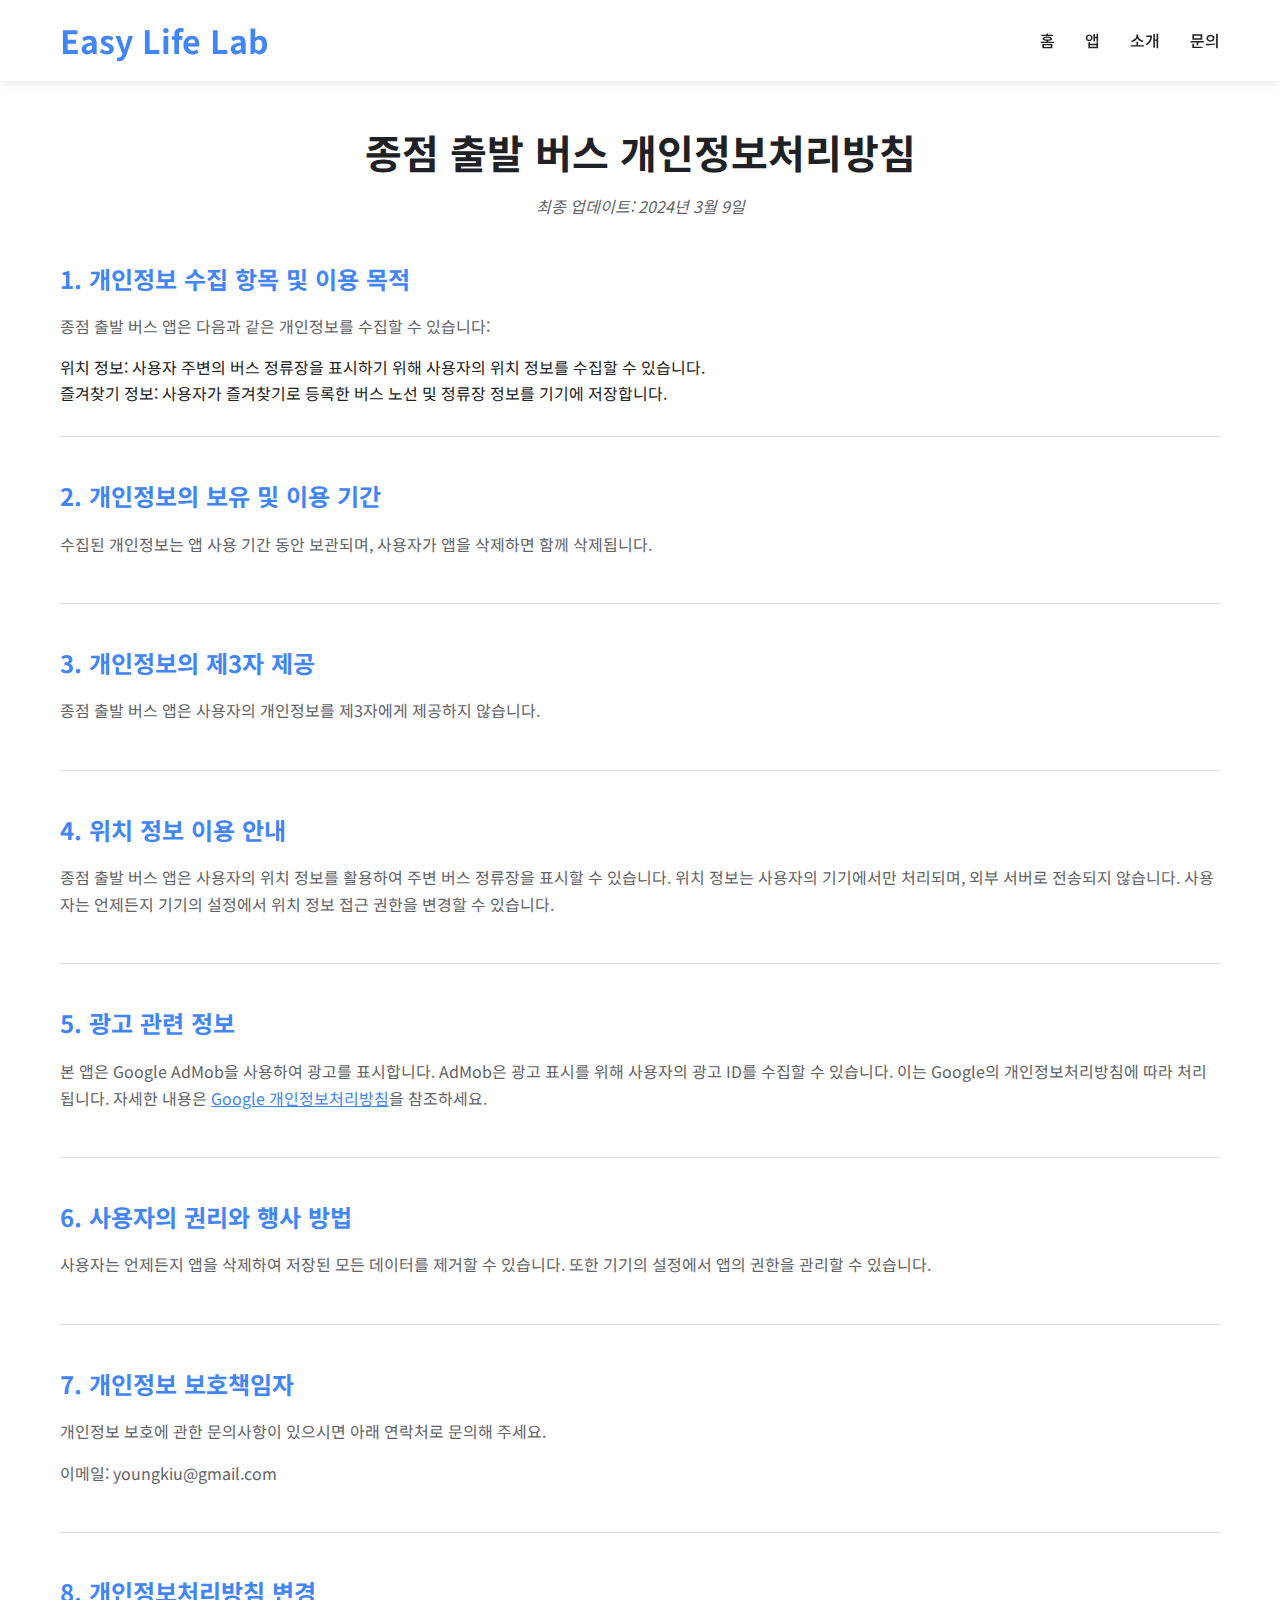
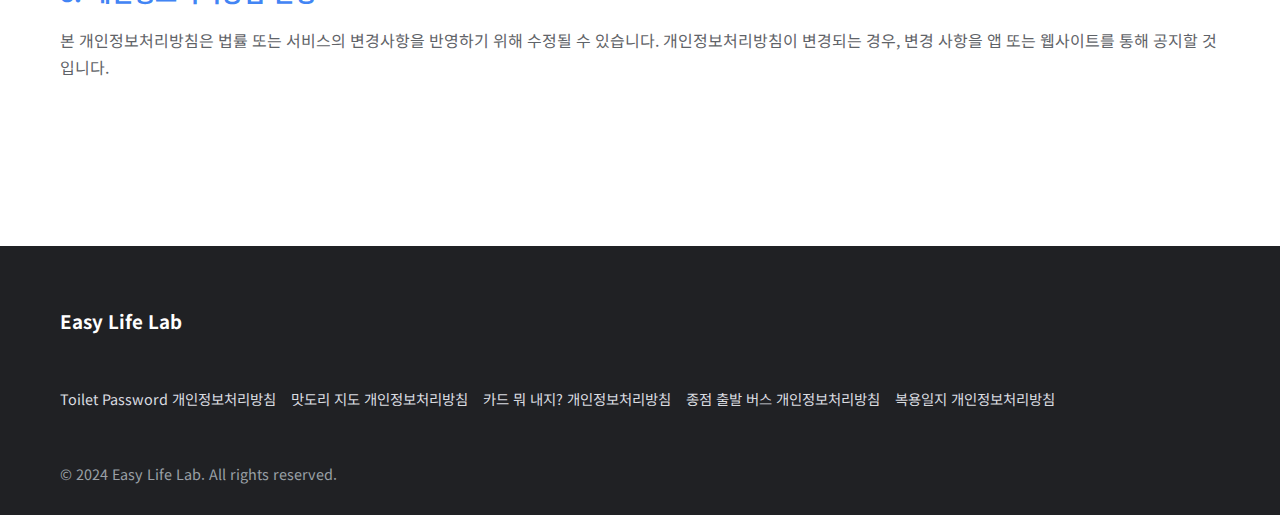
<file: privacy/busdeparture.html>
<!DOCTYPE html>
<html lang="ko">
<head>
    <meta charset="UTF-8">
    <meta name="viewport" content="width=device-width, initial-scale=1.0">
    <title>종점 출발 버스 - 개인정보처리방침</title>
    <meta name="description" content="종점 출발 버스 앱의 개인정보처리방침입니다.">
    <link rel="stylesheet" href="../css/style.css">
    <link rel="stylesheet" href="../css/privacy.css">
    <link rel="preconnect" href="https://fonts.googleapis.com">
    <link rel="preconnect" href="https://fonts.gstatic.com" crossorigin>
    <link href="https://fonts.googleapis.com/css2?family=Noto+Sans+KR:wght@300;400;500;700&display=swap" rel="stylesheet">
</head>
<body>
    <header>
        <div class="container">
            <div class="logo">
                <h1><a href="../index.html">Easy Life Lab</a></h1>
            </div>
            <nav>
                <ul>
                    <li><a href="../index.html#home">홈</a></li>
                    <li><a href="../index.html#apps">앱</a></li>
                    <li><a href="../index.html#about">소개</a></li>
                    <li><a href="../index.html#contact">문의</a></li>
                </ul>
            </nav>
            <div class="menu-toggle">
                <i class="fas fa-bars"></i>
            </div>
        </div>
    </header>

    <section class="privacy-content">
        <div class="container">
            <h1>종점 출발 버스 개인정보처리방침</h1>
            <p class="last-updated">최종 업데이트: 2024년 3월 9일</p>

            <div class="privacy-section">
                <h2>1. 개인정보 수집 항목 및 이용 목적</h2>
                <p>종점 출발 버스 앱은 다음과 같은 개인정보를 수집할 수 있습니다:</p>
                <ul>
                    <li>위치 정보: 사용자 주변의 버스 정류장을 표시하기 위해 사용자의 위치 정보를 수집할 수 있습니다.</li>
                    <li>즐겨찾기 정보: 사용자가 즐겨찾기로 등록한 버스 노선 및 정류장 정보를 기기에 저장합니다.</li>
                </ul>
            </div>

            <div class="privacy-section">
                <h2>2. 개인정보의 보유 및 이용 기간</h2>
                <p>수집된 개인정보는 앱 사용 기간 동안 보관되며, 사용자가 앱을 삭제하면 함께 삭제됩니다.</p>
            </div>

            <div class="privacy-section">
                <h2>3. 개인정보의 제3자 제공</h2>
                <p>종점 출발 버스 앱은 사용자의 개인정보를 제3자에게 제공하지 않습니다.</p>
            </div>

            <div class="privacy-section">
                <h2>4. 위치 정보 이용 안내</h2>
                <p>종점 출발 버스 앱은 사용자의 위치 정보를 활용하여 주변 버스 정류장을 표시할 수 있습니다. 위치 정보는 사용자의 기기에서만 처리되며, 외부 서버로 전송되지 않습니다. 사용자는 언제든지 기기의 설정에서 위치 정보 접근 권한을 변경할 수 있습니다.</p>
            </div>

            <div class="privacy-section">
                <h2>5. 광고 관련 정보</h2>
                <p>본 앱은 Google AdMob을 사용하여 광고를 표시합니다. AdMob은 광고 표시를 위해 사용자의 광고 ID를 수집할 수 있습니다. 이는 Google의 개인정보처리방침에 따라 처리됩니다. 자세한 내용은 <a href="https://policies.google.com/privacy" target="_blank">Google 개인정보처리방침</a>을 참조하세요.</p>
            </div>

            <div class="privacy-section">
                <h2>6. 사용자의 권리와 행사 방법</h2>
                <p>사용자는 언제든지 앱을 삭제하여 저장된 모든 데이터를 제거할 수 있습니다. 또한 기기의 설정에서 앱의 권한을 관리할 수 있습니다.</p>
            </div>

            <div class="privacy-section">
                <h2>7. 개인정보 보호책임자</h2>
                <p>개인정보 보호에 관한 문의사항이 있으시면 아래 연락처로 문의해 주세요.</p>
                <p>이메일: youngkiu@gmail.com</p>
            </div>

            <div class="privacy-section">
                <h2>8. 개인정보처리방침 변경</h2>
                <p>본 개인정보처리방침은 법률 또는 서비스의 변경사항을 반영하기 위해 수정될 수 있습니다. 개인정보처리방침이 변경되는 경우, 변경 사항을 앱 또는 웹사이트를 통해 공지할 것입니다.</p>
            </div>
        </div>
    </section>

    <footer>
        <div class="container">
            <div class="footer-content">
                <div class="footer-logo">
                    <h3>Easy Life Lab</h3>
                </div>
                <div class="footer-links">
                    <ul>
                        <li><a href="toilet_password.html">Toilet Password 개인정보처리방침</a></li>
                        <li><a href="tasty_map.html">맛도리 지도 개인정보처리방침</a></li>
                        <li><a href="card_alarm.html">카드 뭐 내지? 개인정보처리방침</a></li>
                        <li><a href="busdeparture.html">종점 출발 버스 개인정보처리방침</a></li>
                        <li><a href="medication_diary.html">복용일지 개인정보처리방침</a></li>
                    </ul>
                </div>
                <div class="footer-copyright">
                    <p>&copy; 2024 Easy Life Lab. All rights reserved.</p>
                </div>
            </div>
        </div>
    </footer>

    <script src="../js/main.js"></script>
</body>
</html>
</file>
<file: css/style.css>
/* Base Styles */
:root {
    --primary-color: #4285f4;
    --secondary-color: #34a853;
    --accent-color: #ea4335;
    --dark-color: #202124;
    --light-color: #f8f9fa;
    --gray-color: #5f6368;
    --border-color: #dadce0;
    --shadow: 0 2px 10px rgba(0, 0, 0, 0.1);
}

* {
    margin: 0;
    padding: 0;
    box-sizing: border-box;
}

body {
    font-family: 'Noto Sans KR', sans-serif;
    line-height: 1.6;
    color: var(--dark-color);
    background-color: var(--light-color);
}

.container {
    width: 100%;
    max-width: 1200px;
    margin: 0 auto;
    padding: 0 20px;
}

a {
    text-decoration: none;
    color: var(--primary-color);
    transition: color 0.3s ease;
}

a:hover {
    color: var(--accent-color);
}

ul {
    list-style: none;
}

img {
    max-width: 100%;
    height: auto;
}

.section-title {
    text-align: center;
    margin-bottom: 40px;
    font-size: 2.5rem;
    color: var(--dark-color);
    position: relative;
    padding-bottom: 15px;
}

.section-title::after {
    content: '';
    position: absolute;
    bottom: 0;
    left: 50%;
    transform: translateX(-50%);
    width: 80px;
    height: 4px;
    background-color: var(--primary-color);
    border-radius: 2px;
}

.btn {
    display: inline-block;
    background-color: var(--primary-color);
    color: white;
    padding: 12px 30px;
    border-radius: 30px;
    font-weight: 500;
    transition: all 0.3s ease;
    border: none;
    cursor: pointer;
    text-align: center;
}

.btn:hover {
    background-color: #3367d6;
    color: white;
    transform: translateY(-2px);
    box-shadow: 0 5px 15px rgba(66, 133, 244, 0.3);
}

/* Header */
header {
    background-color: white;
    box-shadow: var(--shadow);
    position: fixed;
    top: 0;
    left: 0;
    width: 100%;
    z-index: 1000;
    padding: 15px 0;
}

header .container {
    display: flex;
    justify-content: space-between;
    align-items: center;
}

.logo {
    display: flex;
    align-items: center;
}

.logo-img {
    width: 40px;
    height: 40px;
    margin-right: 10px;
    border-radius: 8px;
}

.logo-text {
    display: flex;
    flex-direction: column;
}

.logo-text h1 {
    font-size: 1.8rem;
    color: var(--primary-color);
    font-weight: 700;
    line-height: 1.2;
}

.logo-text span {
    font-size: 0.9rem;
    color: var(--gray-color);
}

nav ul {
    display: flex;
}

nav ul li {
    margin-left: 30px;
}

nav ul li a {
    color: var(--dark-color);
    font-weight: 500;
    position: relative;
}

nav ul li a::after {
    content: '';
    position: absolute;
    bottom: -5px;
    left: 0;
    width: 0;
    height: 2px;
    background-color: var(--primary-color);
    transition: width 0.3s ease;
}

nav ul li a:hover::after {
    width: 100%;
}

.menu-toggle {
    display: none;
    font-size: 1.5rem;
    cursor: pointer;
    color: var(--dark-color);
}

/* Hero Section */
.hero {
    height: 100vh;
    background: linear-gradient(135deg, #4285f4, #34a853);
    display: flex;
    align-items: center;
    text-align: center;
    color: white;
    padding-top: 80px;
}

.hero-content {
    max-width: 800px;
    margin: 0 auto;
}

.hero-logo {
    width: 120px;
    height: 120px;
    margin-bottom: 20px;
    border-radius: 20px;
    box-shadow: 0 10px 30px rgba(0, 0, 0, 0.2);
}

.hero-content h2 {
    font-size: 3.5rem;
    margin-bottom: 20px;
    font-weight: 700;
}

.hero-content p {
    font-size: 1.2rem;
    margin-bottom: 30px;
    opacity: 0.9;
}

/* Apps Section */
.apps {
    padding: 100px 0;
    background-color: white;
}

.app-grid {
    display: grid;
    grid-template-columns: repeat(auto-fill, minmax(300px, 1fr));
    gap: 30px;
}

.app-card {
    background-color: white;
    border-radius: 10px;
    overflow: hidden;
    box-shadow: var(--shadow);
    transition: transform 0.3s ease, box-shadow 0.3s ease;
    display: flex;
    flex-direction: column;
    height: 100%;
}

.app-card:hover {
    transform: translateY(-5px);
    box-shadow: 0 10px 20px rgba(0, 0, 0, 0.1);
}

.app-icon {
    padding: 20px;
    text-align: center;
    background-color: #f5f5f7;
}

.app-icon img {
    width: 80px;
    height: 80px;
    border-radius: 15px;
    object-fit: cover;
}

.app-info {
    padding: 20px;
    flex-grow: 1;
    display: flex;
    flex-direction: column;
}

.app-info h3 {
    font-size: 1.5rem;
    margin-bottom: 10px;
    color: var(--dark-color);
}

.app-info p {
    color: var(--gray-color);
    margin-bottom: 15px;
    flex-grow: 1;
}

.app-tech {
    display: flex;
    flex-wrap: wrap;
    gap: 8px;
    margin-bottom: 15px;
}

.tech-tag {
    background-color: #f0f4f9;
    color: var(--primary-color);
    padding: 5px 10px;
    border-radius: 15px;
    font-size: 0.8rem;
    font-weight: 500;
}

.app-links {
    display: flex;
    align-items: center;
    flex-wrap: wrap;
    gap: 12px;
    margin-top: 15px;
}

.store-link {
    display: inline-block;
}

.store-link img {
    height: auto;
    width: 120px;
    object-fit: contain;
}

/* Specific styling for Google Play badge to match Apple badge height */
.store-link img[src*="google_play_badge"] {
    height: 60px;
    width: auto;
}

.store-link img[src*="app_store_badge"] {
    height: 40px;
    width: auto;
}

.youtube-link {
    display: flex;
    align-items: center;
    gap: 5px;
    color: #ff0000;
    font-weight: 500;
}

.coming-soon {
    color: var(--gray-color);
    font-style: italic;
}

/* About Section */
.about {
    padding: 100px 0;
    background-color: #f5f5f7;
}

.about-content {
    max-width: 800px;
    margin: 0 auto;
    text-align: center;
}

.about-content p {
    margin-bottom: 20px;
    font-size: 1.1rem;
    color: var(--gray-color);
}

/* Contact Section */
.contact {
    padding: 100px 0;
    background-color: white;
}

.contact-content {
    max-width: 600px;
    margin: 0 auto;
    text-align: center;
}

.contact-content p {
    margin-bottom: 20px;
    font-size: 1.1rem;
    color: var(--gray-color);
}

.email-link {
    font-size: 1.3rem;
    font-weight: 500;
    display: inline-block;
    padding: 10px 20px;
    background-color: #f0f4f9;
    border-radius: 30px;
    transition: all 0.3s ease;
}

.email-link:hover {
    background-color: var(--primary-color);
    color: white;
}

/* Footer */
footer {
    background-color: var(--dark-color);
    color: white;
    padding: 60px 0 30px;
}

.footer-content {
    display: flex;
    flex-direction: column;
    gap: 30px;
}

.footer-logo {
    display: flex;
    align-items: center;
    margin-bottom: 20px;
}

.footer-logo-img {
    width: 30px;
    height: 30px;
    margin-right: 10px;
    border-radius: 6px;
}

.footer-logo-text {
    display: flex;
    flex-direction: column;
}

.footer-logo-text h3 {
    font-size: 1.5rem;
    color: var(--primary-color);
    line-height: 1.2;
}

.footer-logo-text span {
    font-size: 0.8rem;
    color: #9aa0a6;
}

.footer-links ul {
    display: flex;
    flex-wrap: wrap;
    gap: 15px;
}

.footer-links ul li a {
    color: #dadce0;
    font-size: 0.9rem;
    transition: color 0.3s ease;
}

.footer-links ul li a:hover {
    color: white;
}

.footer-copyright {
    margin-top: 20px;
    color: #9aa0a6;
    font-size: 0.9rem;
}

/* Responsive Styles */
@media (max-width: 768px) {
    .menu-toggle {
        display: block;
    }

    nav {
        position: fixed;
        top: 70px;
        left: -100%;
        width: 100%;
        height: calc(100vh - 70px);
        background-color: white;
        transition: left 0.3s ease;
        z-index: 999;
    }

    nav.active {
        left: 0;
    }

    nav ul {
        flex-direction: column;
        align-items: center;
        padding: 30px 0;
    }

    nav ul li {
        margin: 15px 0;
    }

    .hero-content h2 {
        font-size: 2.5rem;
    }

    .section-title {
        font-size: 2rem;
    }

    .app-grid {
        grid-template-columns: 1fr;
    }

    .footer-links ul {
        flex-direction: column;
        gap: 10px;
    }
}

@media (max-width: 480px) {
    .hero-content h2 {
        font-size: 2rem;
    }

    .hero-content p {
        font-size: 1rem;
    }

    .section-title {
        font-size: 1.8rem;
    }
}
</file>
<file: css/privacy.css>
/* Privacy Policy Page Styles */
.privacy-content {
    padding: 120px 0 80px;
    background-color: white;
}

.privacy-content h1 {
    font-size: 2.5rem;
    margin-bottom: 10px;
    color: var(--dark-color);
    text-align: center;
}

.last-updated {
    text-align: center;
    color: var(--gray-color);
    margin-bottom: 40px;
    font-style: italic;
}

.privacy-section {
    margin-bottom: 40px;
    border-bottom: 1px solid var(--border-color);
    padding-bottom: 30px;
}

.privacy-section:last-child {
    border-bottom: none;
}

.privacy-section h2 {
    font-size: 1.5rem;
    margin-bottom: 15px;
    color: var(--primary-color);
}

.privacy-section p {
    margin-bottom: 15px;
    line-height: 1.7;
    color: var(--gray-color);
}

.privacy-section a {
    color: var(--primary-color);
    text-decoration: underline;
}

.privacy-section a:hover {
    color: var(--accent-color);
}

@media (max-width: 768px) {
    .privacy-content {
        padding: 100px 0 60px;
    }

    .privacy-content h1 {
        font-size: 2rem;
    }

    .privacy-section h2 {
        font-size: 1.3rem;
    }
}

@media (max-width: 480px) {
    .privacy-content h1 {
        font-size: 1.8rem;
    }

    .privacy-section h2 {
        font-size: 1.2rem;
    }
}
</file>
